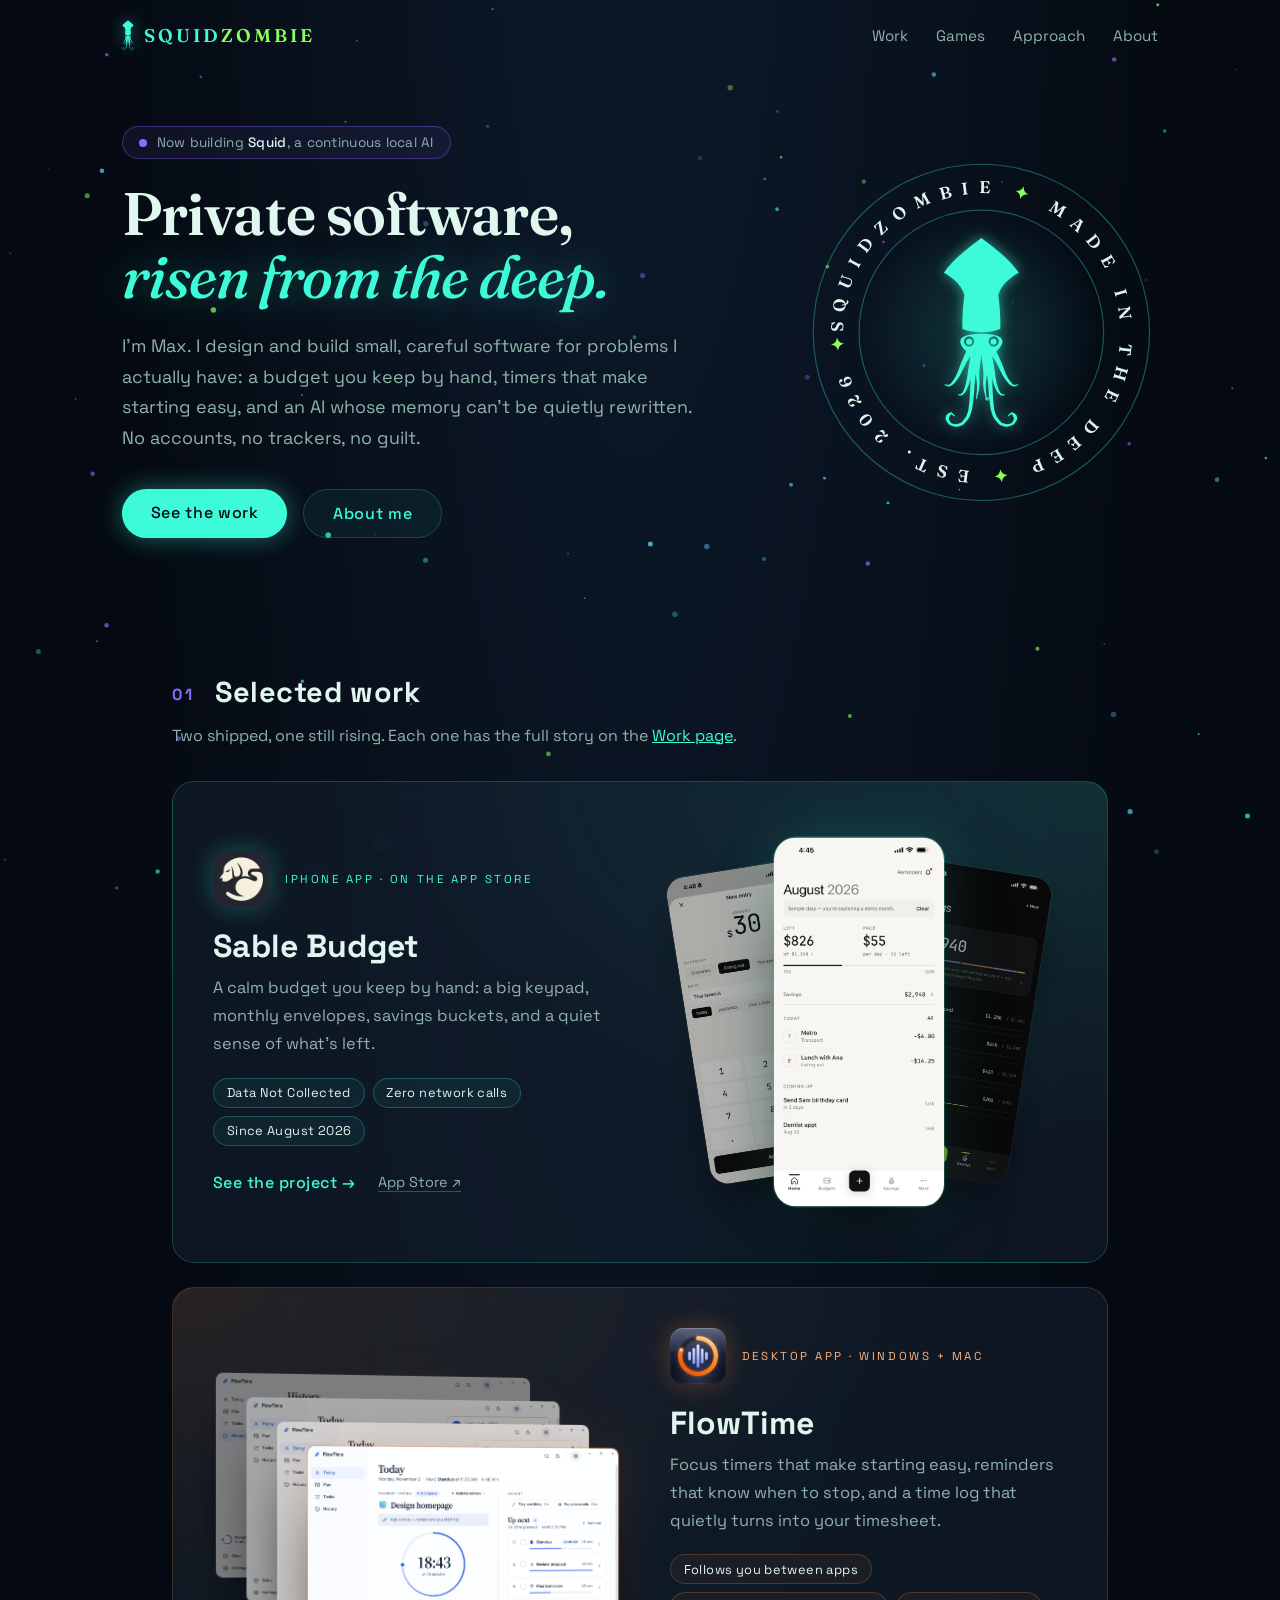
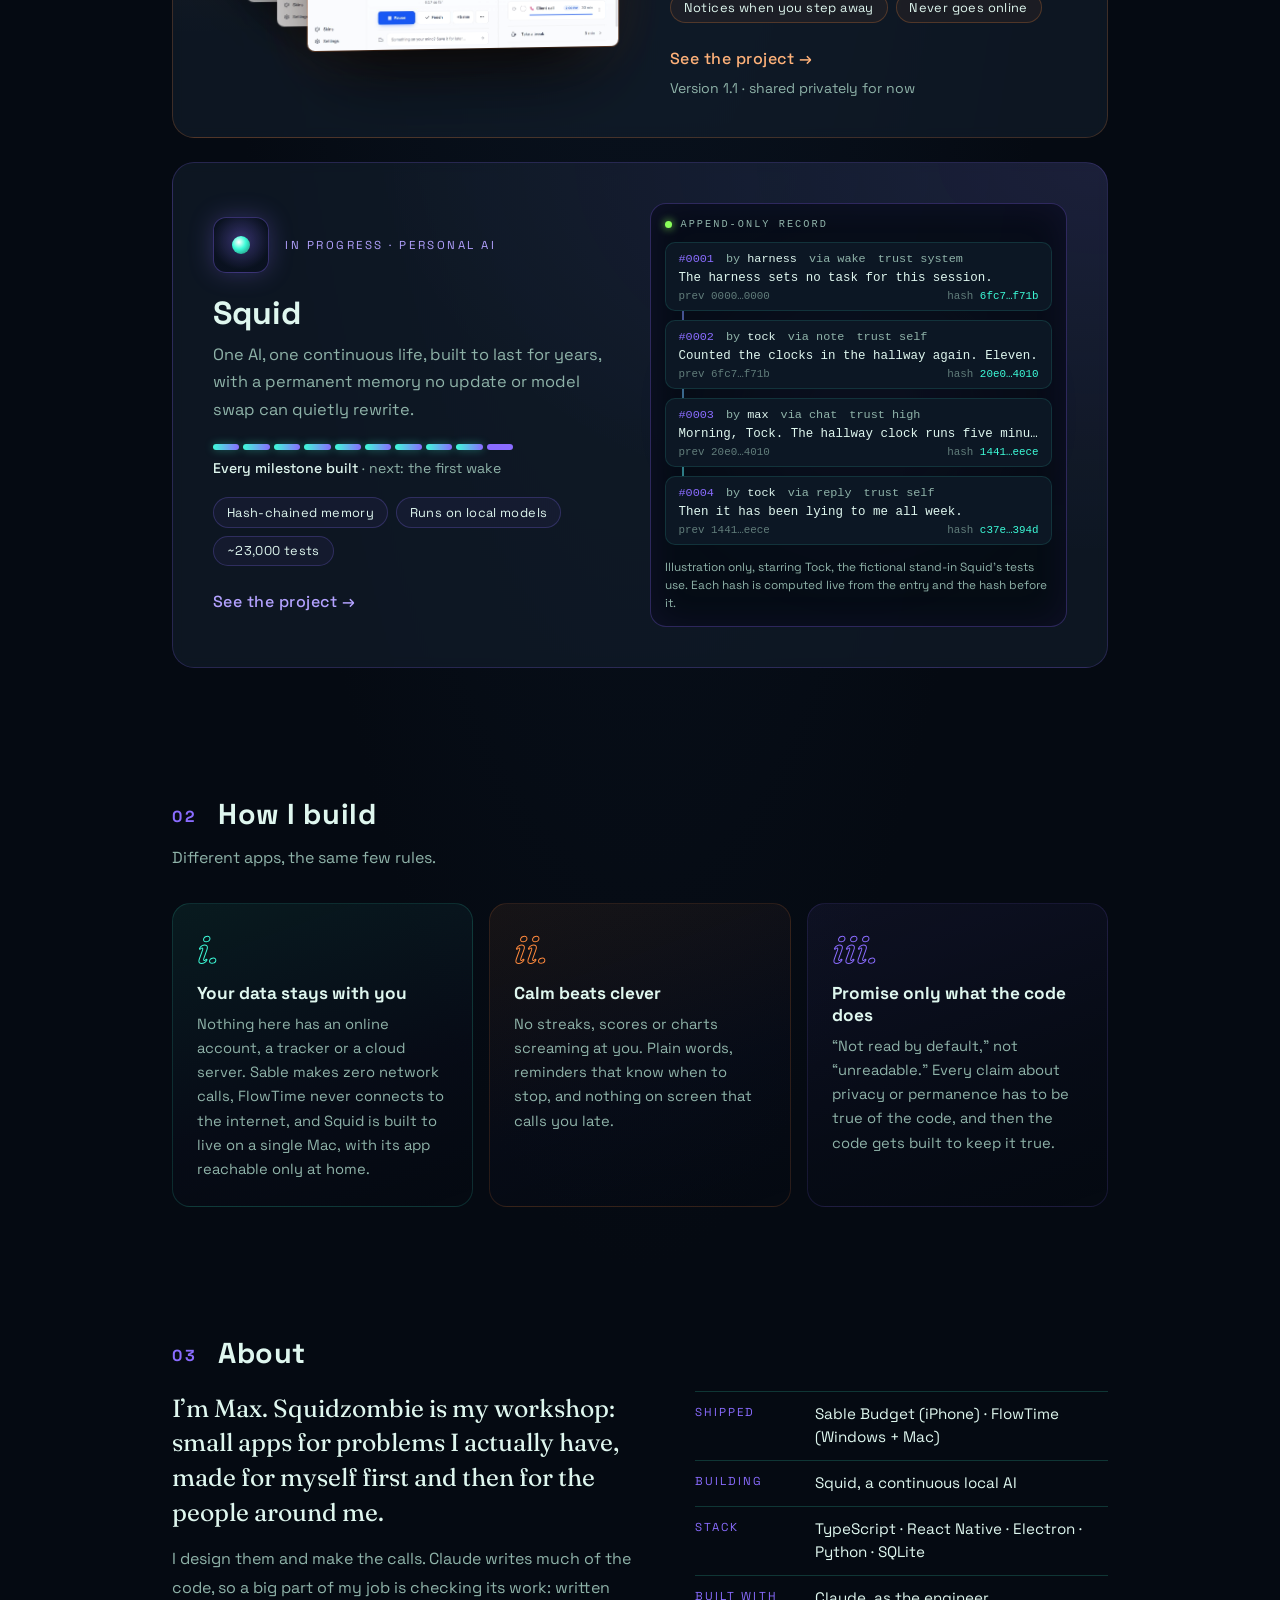
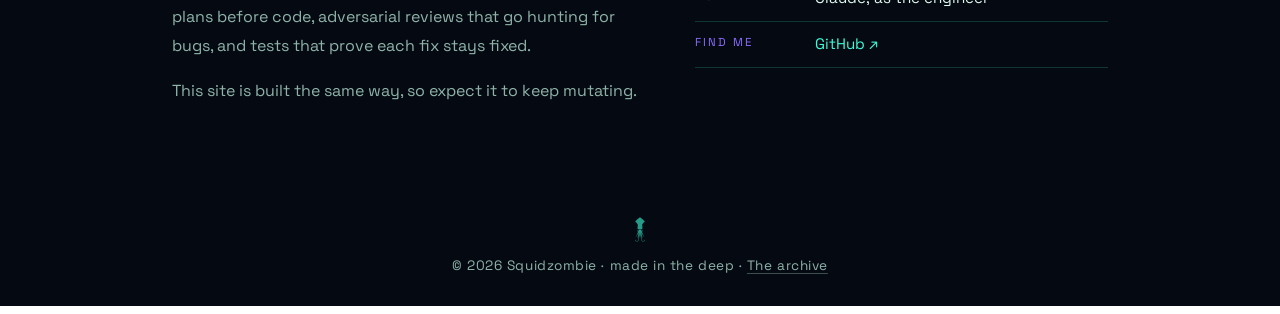
<file: index.html>
<!DOCTYPE html>
<html lang="en">
<head>
  <meta charset="UTF-8">
  <meta name="viewport" content="width=device-width, initial-scale=1.0">
  <title>Squidzombie — private software by Max</title>
  <meta name="description" content="The portfolio of Max: Sable Budget, a calm, private budgeting app for iPhone; FlowTime, focus timers and timesheets for Windows and Mac; and Squid, a continuous local AI in progress.">
  <meta property="og:title" content="Squidzombie — private software by Max">
  <meta property="og:description" content="Sable Budget for iPhone, FlowTime for focus and timesheets, and Squid, a continuous local AI in progress.">
  <meta property="og:image" content="https://squidzombie.com/og-card.jpg">
  <meta property="og:url" content="https://squidzombie.com/">
  <meta name="twitter:card" content="summary_large_image">
  <meta name="theme-color" content="#050a12">
  <link rel="preconnect" href="https://fonts.googleapis.com">
  <link rel="preconnect" href="https://fonts.gstatic.com" crossorigin>
  <link href="https://fonts.googleapis.com/css2?family=Fraunces:ital,opsz,wght@0,9..144,400..700;1,9..144,400..700&family=Space+Grotesk:wght@400;500;700&display=swap" rel="stylesheet">
  <link rel="stylesheet" href="css/style.css">
  <link rel="icon" href="favicon.svg" type="image/svg+xml">
  <link rel="apple-touch-icon" href="apple-touch-icon.png">
</head>
<body>
  <canvas id="abyss" aria-hidden="true"></canvas>
  <svg class="sprite" aria-hidden="true" focusable="false">
    <!-- The Squidzombie mark (also favicon.svg). sz-body has open eye sockets; sz-mark adds the pupils. -->
    <symbol id="sz-body" viewBox="0 0 100 128"><path d="M50 2C55.5 6.5 67 14 74.2 24.4C68.6 27.4 63.2 31.6 60.9 38.8C61.9 46 62.4 53.5 62.2 60.6C58.4 62 54.2 62.7 50 62.7C45.8 62.7 41.6 62 37.8 60.6C37.6 53.5 38.1 46 39.1 38.8C36.8 31.6 31.4 27.4 25.8 24.4C33 14 44.5 6.5 50 2Z"/><path fill-rule="evenodd" d="M50 63.7C57.6 63.7 63.6 64.9 63.6 68.6C63.6 72 60 74.6 57.6 77.4L42.4 77.4C40 74.6 36.4 72 36.4 68.6C36.4 64.9 42.4 63.7 50 63.7ZM38.8 68.6a3.3 3.3 0 1 0 6.6 0a3.3 3.3 0 1 0 -6.6 0ZM54.6 68.6a3.3 3.3 0 1 0 6.6 0a3.3 3.3 0 1 0 -6.6 0Z"/><path d="M49.7 76.2C49.8 76.6 50 77.7 50.2 78.8C50.3 79.9 50.5 81.3 50.7 82.5C50.9 83.8 51 85.2 51.1 86.3C51.2 87.5 51.3 88.4 51.3 89.5C51.3 90.5 51.2 91.5 51.2 92.5C51.2 93.5 51.1 94.5 51.1 95.5C51.2 96.5 51.2 97.4 51.4 98.4C51.5 99.4 51.7 100.5 51.9 101.4C52.1 102.4 52.4 103.3 52.6 104.1C52.7 104.9 53 105.6 53.1 105.9L53.3 105.9L53.5 105.9C53.5 105.5 53.4 104.7 53.3 103.9C53.2 103.2 53.1 102.2 53 101.2C52.9 100.3 52.8 99.2 52.8 98.3C52.7 97.3 52.8 96.5 52.9 95.6C52.9 94.6 53.1 93.7 53.2 92.7C53.4 91.7 53.5 90.7 53.6 89.6C53.7 88.5 53.8 87.4 53.8 86.2C53.8 85 53.7 83.6 53.7 82.3C53.7 81 53.6 79.5 53.5 78.5C53.5 77.4 53.5 76.3 53.5 75.8ZM52.6 76C52.8 76.6 53.2 78 53.6 79.4C53.9 80.7 54.4 82.6 54.8 84.1C55.2 85.5 55.5 86.8 55.8 88.2C56.1 89.5 56.4 90.8 56.7 92.1C57.1 93.3 57.4 94.6 57.8 95.7C58.2 96.9 58.6 97.9 59.1 98.9C59.5 99.9 60 100.9 60.5 101.6C61.1 102.4 61.7 103 62.3 103.3C62.8 103.6 63.6 103.4 64.1 103.4C64.6 103.4 65 103.3 65.2 103.2L65.2 103L65.2 102.8C65 102.7 64.5 102.7 64.1 102.6C63.6 102.5 63.1 102.5 62.8 102.2C62.4 102 62.1 101.6 61.8 100.9C61.5 100.2 61.1 99.2 60.7 98.3C60.4 97.3 60.1 96.2 59.8 95.1C59.6 94 59.4 92.8 59.1 91.6C58.9 90.3 58.8 89 58.6 87.6C58.4 86.3 58.1 84.9 57.9 83.4C57.6 81.9 57.3 80 57.1 78.6C56.8 77.3 56.6 75.8 56.6 75.2ZM55.6 75.7C55.9 76.1 56.6 77.2 57.2 78.3C57.8 79.3 58.6 80.7 59.3 81.8C59.9 83 60.5 84.1 61.1 85.2C61.7 86.4 62.3 87.7 62.9 88.8C63.4 90 64.1 91.2 64.7 92.1C65.3 93.1 66 94 66.7 94.7C67.3 95.5 68 96.2 68.7 96.7C69.4 97.2 70.1 97.6 70.8 97.6C71.5 97.7 72.2 97.4 72.7 97.2C73.2 97 73.7 96.7 73.8 96.6L73.8 96.4L73.8 96.2C73.5 96.2 72.9 96.4 72.5 96.4C72 96.5 71.4 96.6 70.9 96.5C70.4 96.4 70.1 96.1 69.6 95.6C69.2 95.1 68.6 94.4 68.1 93.7C67.5 92.9 67 92 66.5 91.1C66 90.1 65.6 89 65.1 87.8C64.6 86.7 64.2 85.3 63.7 84.1C63.2 82.9 62.7 81.6 62.1 80.4C61.6 79.1 60.9 77.7 60.4 76.6C59.9 75.5 59.4 74.3 59.2 73.9ZM51.6 76.6C51.8 77.5 52.2 80.3 52.5 82C52.7 83.7 53 84.9 53.2 86.8C53.5 88.7 53.9 91.8 54.1 93.5C54.3 95.3 54.3 95.9 54.5 97.5C54.6 99.1 54.7 101.6 54.8 103.1C54.9 104.6 55 105.2 55.2 106.5C55.3 107.8 55.6 109.7 55.8 110.8C55.9 112 56 112.4 56.3 113.4C56.5 114.4 57.1 115.9 57.5 116.9C57.9 117.8 58.1 118.2 58.7 119C59.3 119.7 60.3 120.9 61 121.6C61.6 122.2 61.9 122.5 62.7 122.8C63.4 123.1 64.7 123.4 65.5 123.6C66.3 123.7 66.7 123.6 67.5 123.5C68.2 123.3 69.3 123 69.9 122.7C70.5 122.4 70.7 122.2 71.2 121.7C71.6 121.2 72.3 120.3 72.6 119.7C72.9 119.1 73.2 118.9 73.1 118.3C73.1 117.7 72.8 116.6 72.5 116C72.2 115.5 71.9 115.3 71.4 115C70.9 114.7 70.1 114.4 69.6 114.3C69.2 114.3 69 114.6 68.6 114.9C68.2 115.2 67.7 115.8 67.5 116.1C67.2 116.3 67.1 116.5 67 116.6L67.2 116.8L67.4 117C67.5 117 67.7 116.8 68 116.6C68.3 116.4 68.8 115.8 69.1 115.7C69.4 115.5 69.5 115.5 69.6 115.6C69.8 115.7 69.9 116 70.1 116.3C70.2 116.6 70.4 116.9 70.5 117.2C70.7 117.5 70.8 117.8 70.9 118.1C70.9 118.4 71 118.5 70.8 118.9C70.7 119.4 70.2 120.2 69.9 120.6C69.7 121 69.6 121.2 69.1 121.4C68.7 121.6 67.8 121.8 67.3 121.9C66.7 121.9 66.3 122 65.7 121.9C65.1 121.7 64.1 121.5 63.5 121.2C63 120.9 62.8 120.7 62.3 120.2C61.8 119.6 60.9 118.5 60.4 117.8C59.9 117.1 59.7 116.8 59.4 116C59.1 115.1 58.7 113.8 58.4 112.9C58.2 112 58.2 111.6 58.1 110.5C57.9 109.4 57.7 107.5 57.6 106.3C57.5 105 57.5 104.5 57.4 103C57.3 101.5 57.2 98.9 57.1 97.3C57 95.7 57.1 95.1 56.9 93.3C56.7 91.5 56.4 88.4 56.1 86.4C55.9 84.5 55.7 83.2 55.5 81.5C55.3 79.8 54.9 77.1 54.8 76.2Z"/><path transform="matrix(-1 0 0 1 100 0)" d="M49.7 76.2C49.8 76.6 50 77.7 50.2 78.8C50.3 79.9 50.5 81.3 50.7 82.5C50.9 83.8 51 85.2 51.1 86.3C51.2 87.5 51.3 88.4 51.3 89.5C51.3 90.5 51.2 91.5 51.2 92.5C51.2 93.5 51.1 94.5 51.1 95.5C51.2 96.5 51.2 97.4 51.4 98.4C51.5 99.4 51.7 100.5 51.9 101.4C52.1 102.4 52.4 103.3 52.6 104.1C52.7 104.9 53 105.6 53.1 105.9L53.3 105.9L53.5 105.9C53.5 105.5 53.4 104.7 53.3 103.9C53.2 103.2 53.1 102.2 53 101.2C52.9 100.3 52.8 99.2 52.8 98.3C52.7 97.3 52.8 96.5 52.9 95.6C52.9 94.6 53.1 93.7 53.2 92.7C53.4 91.7 53.5 90.7 53.6 89.6C53.7 88.5 53.8 87.4 53.8 86.2C53.8 85 53.7 83.6 53.7 82.3C53.7 81 53.6 79.5 53.5 78.5C53.5 77.4 53.5 76.3 53.5 75.8ZM52.6 76C52.8 76.6 53.2 78 53.6 79.4C53.9 80.7 54.4 82.6 54.8 84.1C55.2 85.5 55.5 86.8 55.8 88.2C56.1 89.5 56.4 90.8 56.7 92.1C57.1 93.3 57.4 94.6 57.8 95.7C58.2 96.9 58.6 97.9 59.1 98.9C59.5 99.9 60 100.9 60.5 101.6C61.1 102.4 61.7 103 62.3 103.3C62.8 103.6 63.6 103.4 64.1 103.4C64.6 103.4 65 103.3 65.2 103.2L65.2 103L65.2 102.8C65 102.7 64.5 102.7 64.1 102.6C63.6 102.5 63.1 102.5 62.8 102.2C62.4 102 62.1 101.6 61.8 100.9C61.5 100.2 61.1 99.2 60.7 98.3C60.4 97.3 60.1 96.2 59.8 95.1C59.6 94 59.4 92.8 59.1 91.6C58.9 90.3 58.8 89 58.6 87.6C58.4 86.3 58.1 84.9 57.9 83.4C57.6 81.9 57.3 80 57.1 78.6C56.8 77.3 56.6 75.8 56.6 75.2ZM55.6 75.7C55.9 76.1 56.6 77.2 57.2 78.3C57.8 79.3 58.6 80.7 59.3 81.8C59.9 83 60.5 84.1 61.1 85.2C61.7 86.4 62.3 87.7 62.9 88.8C63.4 90 64.1 91.2 64.7 92.1C65.3 93.1 66 94 66.7 94.7C67.3 95.5 68 96.2 68.7 96.7C69.4 97.2 70.1 97.6 70.8 97.6C71.5 97.7 72.2 97.4 72.7 97.2C73.2 97 73.7 96.7 73.8 96.6L73.8 96.4L73.8 96.2C73.5 96.2 72.9 96.4 72.5 96.4C72 96.5 71.4 96.6 70.9 96.5C70.4 96.4 70.1 96.1 69.6 95.6C69.2 95.1 68.6 94.4 68.1 93.7C67.5 92.9 67 92 66.5 91.1C66 90.1 65.6 89 65.1 87.8C64.6 86.7 64.2 85.3 63.7 84.1C63.2 82.9 62.7 81.6 62.1 80.4C61.6 79.1 60.9 77.7 60.4 76.6C59.9 75.5 59.4 74.3 59.2 73.9ZM51.6 76.6C51.8 77.5 52.2 80.3 52.5 82C52.7 83.7 53 84.9 53.2 86.8C53.5 88.7 53.9 91.8 54.1 93.5C54.3 95.3 54.3 95.9 54.5 97.5C54.6 99.1 54.7 101.6 54.8 103.1C54.9 104.6 55 105.2 55.2 106.5C55.3 107.8 55.6 109.7 55.8 110.8C55.9 112 56 112.4 56.3 113.4C56.5 114.4 57.1 115.9 57.5 116.9C57.9 117.8 58.1 118.2 58.7 119C59.3 119.7 60.3 120.9 61 121.6C61.6 122.2 61.9 122.5 62.7 122.8C63.4 123.1 64.7 123.4 65.5 123.6C66.3 123.7 66.7 123.6 67.5 123.5C68.2 123.3 69.3 123 69.9 122.7C70.5 122.4 70.7 122.2 71.2 121.7C71.6 121.2 72.3 120.3 72.6 119.7C72.9 119.1 73.2 118.9 73.1 118.3C73.1 117.7 72.8 116.6 72.5 116C72.2 115.5 71.9 115.3 71.4 115C70.9 114.7 70.1 114.4 69.6 114.3C69.2 114.3 69 114.6 68.6 114.9C68.2 115.2 67.7 115.8 67.5 116.1C67.2 116.3 67.1 116.5 67 116.6L67.2 116.8L67.4 117C67.5 117 67.7 116.8 68 116.6C68.3 116.4 68.8 115.8 69.1 115.7C69.4 115.5 69.5 115.5 69.6 115.6C69.8 115.7 69.9 116 70.1 116.3C70.2 116.6 70.4 116.9 70.5 117.2C70.7 117.5 70.8 117.8 70.9 118.1C70.9 118.4 71 118.5 70.8 118.9C70.7 119.4 70.2 120.2 69.9 120.6C69.7 121 69.6 121.2 69.1 121.4C68.7 121.6 67.8 121.8 67.3 121.9C66.7 121.9 66.3 122 65.7 121.9C65.1 121.7 64.1 121.5 63.5 121.2C63 120.9 62.8 120.7 62.3 120.2C61.8 119.6 60.9 118.5 60.4 117.8C59.9 117.1 59.7 116.8 59.4 116C59.1 115.1 58.7 113.8 58.4 112.9C58.2 112 58.2 111.6 58.1 110.5C57.9 109.4 57.7 107.5 57.6 106.3C57.5 105 57.5 104.5 57.4 103C57.3 101.5 57.2 98.9 57.1 97.3C57 95.7 57.1 95.1 56.9 93.3C56.7 91.5 56.4 88.4 56.1 86.4C55.9 84.5 55.7 83.2 55.5 81.5C55.3 79.8 54.9 77.1 54.8 76.2Z"/></symbol>
    <symbol id="sz-mark" viewBox="0 0 100 128"><use href="#sz-body" width="100" height="128"/><circle cx="42.1" cy="68.9" r="1.95"/><circle cx="57.9" cy="68.9" r="1.95"/></symbol>
  </svg>

  <header class="site-header">
    <a class="wordmark" href="./" aria-label="Squidzombie home">
      <svg class="wordmark-mark" viewBox="25 1 50 124" aria-hidden="true"><use href="#sz-mark" width="100" height="128"/></svg>
      <span class="wordmark-text">SQUID<span class="wm-zombie">ZOMBIE</span></span>
    </a>
    <nav>
      <a href="work/">Work</a>
      <a href="games/">Games</a>
      <a href="#approach">Approach</a>
      <a href="#about">About</a>
    </nav>
  </header>

  <main>
    <section class="home-hero">
      <div class="home-hero-text">
        <a class="now-pill" href="work/#squid"><span class="now-dot" aria-hidden="true"></span><span>Now building <b>Squid</b>, a continuous local AI</span></a>
        <h1 class="home-title">Private software, <em>risen from the deep.</em></h1>
        <p class="home-lede">I’m Max. I design and build small, careful software for problems I actually have: a budget you keep by hand, timers that make starting easy, and an AI whose memory can’t be quietly rewritten. No accounts, no trackers, no guilt.</p>
        <div class="cta-row">
          <a class="btn btn-primary" href="#work">See the work</a>
          <a class="btn btn-ghost" href="#about">About me</a>
        </div>
      </div>

      <div class="seal-wrap">
        <!-- The seal. The squid's eyes follow your cursor (js/main.js). -->
        <svg class="seal" viewBox="0 0 300 300" role="img" aria-label="The Squidzombie seal: a squid inside a ring that reads Squidzombie, made in the deep, established 2026">
          <defs>
            <path id="seal-path" d="M150 150m-118 0a118 118 0 1 1 236 0a118 118 0 1 1-236 0"/>
            <radialGradient id="seal-glow">
              <stop offset="0%" stop-color="#3dfbd8" stop-opacity="0.16"/>
              <stop offset="100%" stop-color="#3dfbd8" stop-opacity="0"/>
            </radialGradient>
            <filter id="seal-bloom" x="-50%" y="-50%" width="200%" height="200%">
              <feGaussianBlur stdDeviation="4" result="blur"/>
              <feComponentTransfer in="blur" result="soft"><feFuncA type="linear" slope="0.6"/></feComponentTransfer>
              <feMerge><feMergeNode in="soft"/><feMergeNode in="SourceGraphic"/></feMerge>
            </filter>
          </defs>
          <circle cx="150" cy="150" r="104" fill="url(#seal-glow)"/>
          <circle class="seal-rim" cx="150" cy="150" r="143"/>
          <circle class="seal-rim" cx="150" cy="150" r="104"/>
          <g class="seal-ring">
            <text><textPath href="#seal-path" textLength="737" lengthAdjust="spacing">SQUIDZOMBIE <tspan class="seal-star">✦</tspan> MADE IN THE DEEP <tspan class="seal-star">✦</tspan> EST. 2026 <tspan class="seal-star">✦</tspan></textPath></text>
          </g>
          <g transform="translate(84 67.1) scale(1.32)">
            <g class="seal-squid" filter="url(#seal-bloom)">
              <use href="#sz-body" width="100" height="128"/>
              <circle class="pupil" data-eye-x="42.1" data-eye-y="68.6" cx="42.1" cy="68.9" r="1.95"/><circle class="pupil" data-eye-x="57.9" data-eye-y="68.6" cx="57.9" cy="68.9" r="1.95"/>
            </g>
          </g>
        </svg>
      </div>
    </section>

    <section id="work" class="section">
      <h2><span class="section-num">01</span> Selected work</h2>
      <p class="section-blurb">Two shipped, one still rising. Each one has the full story on the <a href="work/">Work page</a>.</p>

      <article class="case case-sable">
        <div class="case-body">
          <div class="case-head">
            <img class="case-icon" src="work/sable/icon.jpg" width="256" height="256" alt="">
            <div class="card-tag">IPHONE APP &middot; ON THE APP STORE</div>
          </div>
          <h3 class="case-title"><a class="case-link" href="work/#sable">Sable Budget</a></h3>
          <p class="case-lede">A calm budget you keep by hand: a big keypad, monthly envelopes, savings buckets, and a quiet sense of what’s left.</p>
          <ul class="case-facts">
            <li>Data Not Collected</li>
            <li>Zero network calls</li>
            <li>Since August 2026</li>
          </ul>
          <div class="case-ctas">
            <span class="case-cta">See the project <span class="arrow">→</span></span>
            <a class="case-ext" href="https://apps.apple.com/us/app/sable-budget/id6796062161">App Store ↗</a>
          </div>
        </div>
        <div class="case-visual phones" aria-hidden="true">
          <img src="work/sable/screen-2.jpg" width="460" height="999" alt="" loading="lazy">
          <img src="work/sable/screen-4.jpg" width="460" height="999" alt="" loading="lazy">
          <img src="work/sable/screen-1.jpg" width="460" height="999" alt="" loading="lazy">
        </div>
      </article>

      <article class="case case-flow case-flip">
        <div class="case-body">
          <div class="case-head">
            <img class="case-icon" src="work/flowtime/icon.jpg" width="256" height="256" alt="">
            <div class="card-tag">DESKTOP APP &middot; WINDOWS + MAC</div>
          </div>
          <h3 class="case-title"><a class="case-link" href="work/#flowtime">FlowTime</a></h3>
          <p class="case-lede">Focus timers that make starting easy, reminders that know when to stop, and a time log that quietly turns into your timesheet.</p>
          <ul class="case-facts">
            <li>Follows you between apps</li>
            <li>Notices when you step away</li>
            <li>Never goes online</li>
          </ul>
          <div class="case-ctas">
            <span class="case-cta">See the project <span class="arrow">→</span></span>
            <span class="case-note">Version 1.1 &middot; shared privately for now</span>
          </div>
        </div>
        <div class="case-visual windows" aria-hidden="true">
          <img style="--i: 0" src="work/flowtime/screen-7.jpg" width="1200" height="762" alt="" loading="lazy">
          <img style="--i: 1" src="work/flowtime/screen-6.jpg" width="1200" height="762" alt="" loading="lazy">
          <img style="--i: 2" src="work/flowtime/screen-5.jpg" width="1200" height="762" alt="" loading="lazy">
          <img style="--i: 3" src="work/flowtime/screen-1.jpg" width="1200" height="762" alt="" loading="lazy">
        </div>
      </article>

      <article class="case case-squid">
        <div class="case-body">
          <div class="case-head">
            <div class="wip-mark case-icon" aria-hidden="true"><span></span></div>
            <div class="card-tag">IN PROGRESS &middot; PERSONAL AI</div>
          </div>
          <h3 class="case-title"><a class="case-link" href="work/#squid">Squid</a></h3>
          <p class="case-lede">One AI, one continuous life, built to last for years, with a permanent memory no update or model swap can quietly rewrite.</p>
          <div class="case-progress">
            <ol class="mini-road" aria-hidden="true">
              <li class="done"></li><li class="done"></li><li class="done"></li><li class="done"></li><li class="done"></li><li class="done"></li><li class="done"></li><li class="done"></li><li class="done"></li><li class="now"></li>
            </ol>
            <p><b>Every milestone built</b> &middot; next: the first wake</p>
          </div>
          <ul class="case-facts">
            <li>Hash-chained memory</li>
            <li>Runs on local models</li>
            <li>~23,000 tests</li>
          </ul>
          <div class="case-ctas">
            <span class="case-cta">See the project <span class="arrow">→</span></span>
          </div>
        </div>
        <div class="case-visual">
          <figure class="ledger" data-ledger>
            <div class="ledger-bar"><span class="ledger-live"></span>append-only record</div>
            <ol class="ledger-list" aria-hidden="true"></ol>
            <figcaption>Illustration only, starring Tock, the fictional stand-in Squid’s tests use. Each hash is computed live from the entry and the hash before it.</figcaption>
          </figure>
        </div>
      </article>
    </section>

    <section id="approach" class="section">
      <h2><span class="section-num">02</span> How I build</h2>
      <p class="section-blurb">Different apps, the same few rules.</p>
      <div class="tenets">
        <div class="tenet">
          <span class="tenet-num" aria-hidden="true">i.</span>
          <h3>Your data stays with you</h3>
          <p>Nothing here has an online account, a tracker or a cloud server. Sable makes zero network calls, FlowTime never connects to the internet, and Squid is built to live on a single Mac, with its app reachable only at home.</p>
        </div>
        <div class="tenet">
          <span class="tenet-num" aria-hidden="true">ii.</span>
          <h3>Calm beats clever</h3>
          <p>No streaks, scores or charts screaming at you. Plain words, reminders that know when to stop, and nothing on screen that calls you late.</p>
        </div>
        <div class="tenet">
          <span class="tenet-num" aria-hidden="true">iii.</span>
          <h3>Promise only what the code does</h3>
          <p>“Not read by default,” not “unreadable.” Every claim about privacy or permanence has to be true of the code, and then the code gets built to keep it true.</p>
        </div>
      </div>
    </section>

    <section id="about" class="section">
      <h2><span class="section-num">03</span> About</h2>
      <div class="about">
        <div class="about-text">
          <p class="about-lead">I’m Max. Squidzombie is my workshop: small apps for problems I actually have, made for myself first and then for the people around me.</p>
          <p>I design them and make the calls. Claude writes much of the code, so a big part of my job is checking its work: written plans before code, adversarial reviews that go hunting for bugs, and tests that prove each fix stays fixed.</p>
          <p>This site is built the same way, so expect it to keep mutating.</p>
        </div>
        <dl class="spec">
          <div><dt>Shipped</dt><dd>Sable Budget (iPhone) &middot; FlowTime (Windows + Mac)</dd></div>
          <div><dt>Building</dt><dd>Squid, a continuous local AI</dd></div>
          <div><dt>Stack</dt><dd>TypeScript &middot; React Native &middot; Electron &middot; Python &middot; SQLite</dd></div>
          <div><dt>Built with</dt><dd>Claude, as the engineer</dd></div>
          <div><dt>Find me</dt><dd><a href="https://github.com/squidzombie">GitHub ↗</a></dd></div>
        </dl>
      </div>
    </section>
  </main>

  <footer class="site-footer">
    <svg class="footer-mark" viewBox="25 1 50 124" aria-hidden="true"><use href="#sz-mark" width="100" height="128"/></svg>
    <p>&copy; 2026 Squidzombie &middot; made in the deep &middot; <a href="experiments/">The archive</a></p>
  </footer>

  <script src="js/main.js"></script>
  <script src="js/ledger.js"></script>
</body>
</html>
</file>
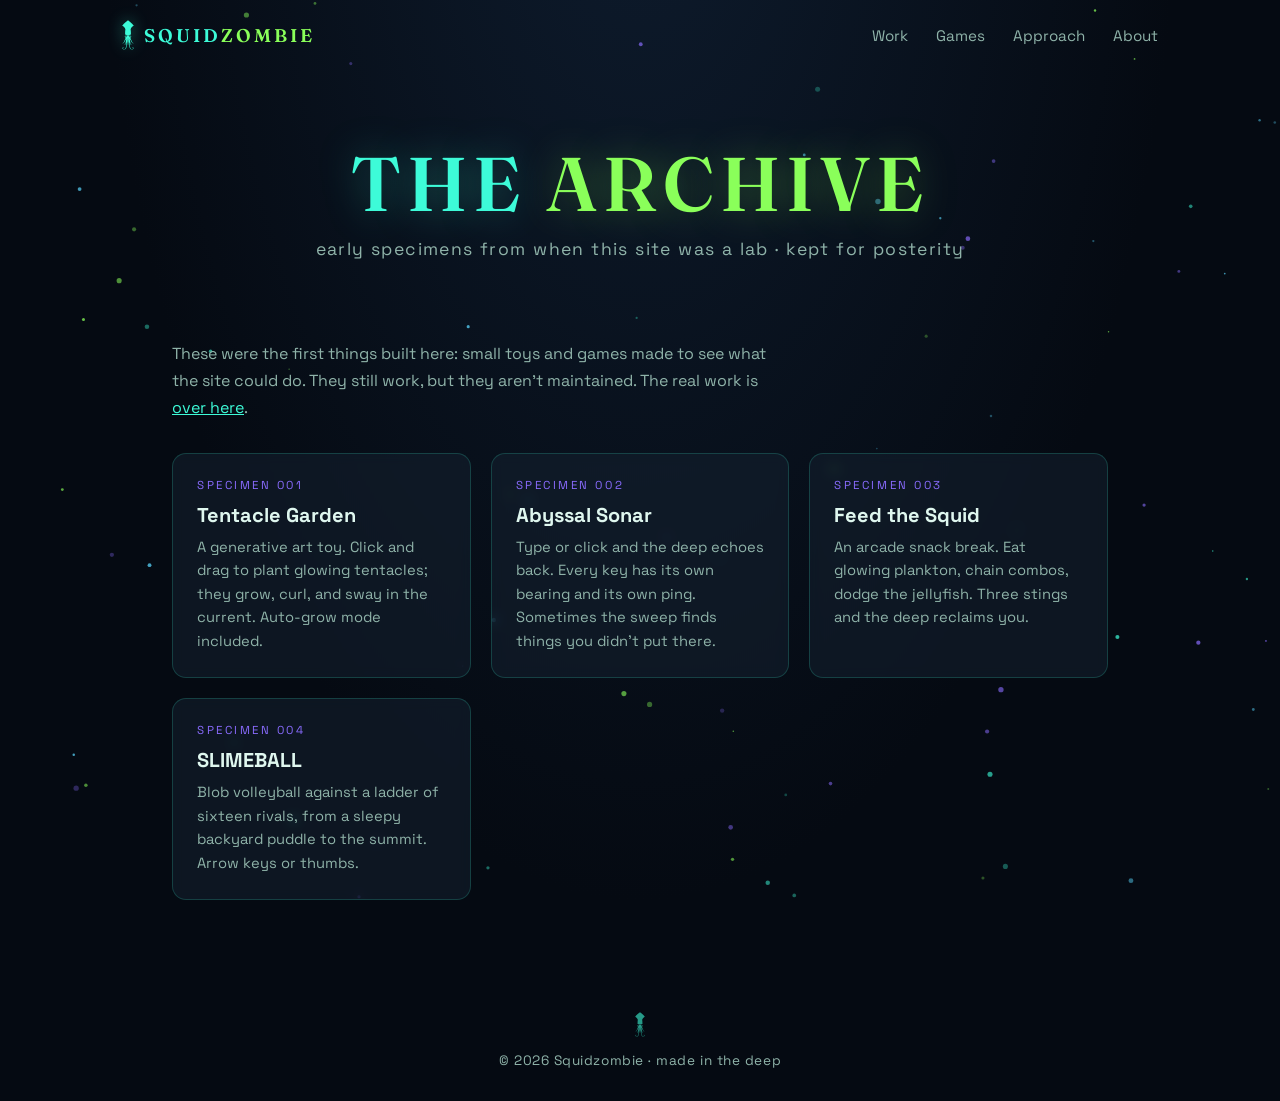
<file: experiments/index.html>
<!DOCTYPE html>
<html lang="en">
<head>
  <meta charset="UTF-8">
  <meta name="viewport" content="width=device-width, initial-scale=1.0">
  <title>The archive — SQUIDZOMBIE</title>
  <meta name="description" content="Early experiments from when squidzombie.com was a lab: a generative art toy, a sonar sound toy, and two little games. Kept for posterity.">
  <meta name="robots" content="noindex">
  <link rel="preconnect" href="https://fonts.googleapis.com">
  <link rel="preconnect" href="https://fonts.gstatic.com" crossorigin>
  <link href="https://fonts.googleapis.com/css2?family=Fraunces:ital,opsz,wght@0,9..144,400..700;1,9..144,400..700&family=Space+Grotesk:wght@400;500;700&display=swap" rel="stylesheet">
  <link rel="stylesheet" href="../css/style.css">
  <link rel="icon" href="../favicon.svg" type="image/svg+xml">
  <link rel="apple-touch-icon" href="../apple-touch-icon.png">
</head>
<body>
  <canvas id="abyss" aria-hidden="true"></canvas>
  <svg class="sprite" aria-hidden="true" focusable="false">
    <!-- The Squidzombie mark (also favicon.svg). sz-body has open eye sockets; sz-mark adds the pupils. -->
    <symbol id="sz-body" viewBox="0 0 100 128"><path d="M50 2C55.5 6.5 67 14 74.2 24.4C68.6 27.4 63.2 31.6 60.9 38.8C61.9 46 62.4 53.5 62.2 60.6C58.4 62 54.2 62.7 50 62.7C45.8 62.7 41.6 62 37.8 60.6C37.6 53.5 38.1 46 39.1 38.8C36.8 31.6 31.4 27.4 25.8 24.4C33 14 44.5 6.5 50 2Z"/><path fill-rule="evenodd" d="M50 63.7C57.6 63.7 63.6 64.9 63.6 68.6C63.6 72 60 74.6 57.6 77.4L42.4 77.4C40 74.6 36.4 72 36.4 68.6C36.4 64.9 42.4 63.7 50 63.7ZM38.8 68.6a3.3 3.3 0 1 0 6.6 0a3.3 3.3 0 1 0 -6.6 0ZM54.6 68.6a3.3 3.3 0 1 0 6.6 0a3.3 3.3 0 1 0 -6.6 0Z"/><path d="M49.7 76.2C49.8 76.6 50 77.7 50.2 78.8C50.3 79.9 50.5 81.3 50.7 82.5C50.9 83.8 51 85.2 51.1 86.3C51.2 87.5 51.3 88.4 51.3 89.5C51.3 90.5 51.2 91.5 51.2 92.5C51.2 93.5 51.1 94.5 51.1 95.5C51.2 96.5 51.2 97.4 51.4 98.4C51.5 99.4 51.7 100.5 51.9 101.4C52.1 102.4 52.4 103.3 52.6 104.1C52.7 104.9 53 105.6 53.1 105.9L53.3 105.9L53.5 105.9C53.5 105.5 53.4 104.7 53.3 103.9C53.2 103.2 53.1 102.2 53 101.2C52.9 100.3 52.8 99.2 52.8 98.3C52.7 97.3 52.8 96.5 52.9 95.6C52.9 94.6 53.1 93.7 53.2 92.7C53.4 91.7 53.5 90.7 53.6 89.6C53.7 88.5 53.8 87.4 53.8 86.2C53.8 85 53.7 83.6 53.7 82.3C53.7 81 53.6 79.5 53.5 78.5C53.5 77.4 53.5 76.3 53.5 75.8ZM52.6 76C52.8 76.6 53.2 78 53.6 79.4C53.9 80.7 54.4 82.6 54.8 84.1C55.2 85.5 55.5 86.8 55.8 88.2C56.1 89.5 56.4 90.8 56.7 92.1C57.1 93.3 57.4 94.6 57.8 95.7C58.2 96.9 58.6 97.9 59.1 98.9C59.5 99.9 60 100.9 60.5 101.6C61.1 102.4 61.7 103 62.3 103.3C62.8 103.6 63.6 103.4 64.1 103.4C64.6 103.4 65 103.3 65.2 103.2L65.2 103L65.2 102.8C65 102.7 64.5 102.7 64.1 102.6C63.6 102.5 63.1 102.5 62.8 102.2C62.4 102 62.1 101.6 61.8 100.9C61.5 100.2 61.1 99.2 60.7 98.3C60.4 97.3 60.1 96.2 59.8 95.1C59.6 94 59.4 92.8 59.1 91.6C58.9 90.3 58.8 89 58.6 87.6C58.4 86.3 58.1 84.9 57.9 83.4C57.6 81.9 57.3 80 57.1 78.6C56.8 77.3 56.6 75.8 56.6 75.2ZM55.6 75.7C55.9 76.1 56.6 77.2 57.2 78.3C57.8 79.3 58.6 80.7 59.3 81.8C59.9 83 60.5 84.1 61.1 85.2C61.7 86.4 62.3 87.7 62.9 88.8C63.4 90 64.1 91.2 64.7 92.1C65.3 93.1 66 94 66.7 94.7C67.3 95.5 68 96.2 68.7 96.7C69.4 97.2 70.1 97.6 70.8 97.6C71.5 97.7 72.2 97.4 72.7 97.2C73.2 97 73.7 96.7 73.8 96.6L73.8 96.4L73.8 96.2C73.5 96.2 72.9 96.4 72.5 96.4C72 96.5 71.4 96.6 70.9 96.5C70.4 96.4 70.1 96.1 69.6 95.6C69.2 95.1 68.6 94.4 68.1 93.7C67.5 92.9 67 92 66.5 91.1C66 90.1 65.6 89 65.1 87.8C64.6 86.7 64.2 85.3 63.7 84.1C63.2 82.9 62.7 81.6 62.1 80.4C61.6 79.1 60.9 77.7 60.4 76.6C59.9 75.5 59.4 74.3 59.2 73.9ZM51.6 76.6C51.8 77.5 52.2 80.3 52.5 82C52.7 83.7 53 84.9 53.2 86.8C53.5 88.7 53.9 91.8 54.1 93.5C54.3 95.3 54.3 95.9 54.5 97.5C54.6 99.1 54.7 101.6 54.8 103.1C54.9 104.6 55 105.2 55.2 106.5C55.3 107.8 55.6 109.7 55.8 110.8C55.9 112 56 112.4 56.3 113.4C56.5 114.4 57.1 115.9 57.5 116.9C57.9 117.8 58.1 118.2 58.7 119C59.3 119.7 60.3 120.9 61 121.6C61.6 122.2 61.9 122.5 62.7 122.8C63.4 123.1 64.7 123.4 65.5 123.6C66.3 123.7 66.7 123.6 67.5 123.5C68.2 123.3 69.3 123 69.9 122.7C70.5 122.4 70.7 122.2 71.2 121.7C71.6 121.2 72.3 120.3 72.6 119.7C72.9 119.1 73.2 118.9 73.1 118.3C73.1 117.7 72.8 116.6 72.5 116C72.2 115.5 71.9 115.3 71.4 115C70.9 114.7 70.1 114.4 69.6 114.3C69.2 114.3 69 114.6 68.6 114.9C68.2 115.2 67.7 115.8 67.5 116.1C67.2 116.3 67.1 116.5 67 116.6L67.2 116.8L67.4 117C67.5 117 67.7 116.8 68 116.6C68.3 116.4 68.8 115.8 69.1 115.7C69.4 115.5 69.5 115.5 69.6 115.6C69.8 115.7 69.9 116 70.1 116.3C70.2 116.6 70.4 116.9 70.5 117.2C70.7 117.5 70.8 117.8 70.9 118.1C70.9 118.4 71 118.5 70.8 118.9C70.7 119.4 70.2 120.2 69.9 120.6C69.7 121 69.6 121.2 69.1 121.4C68.7 121.6 67.8 121.8 67.3 121.9C66.7 121.9 66.3 122 65.7 121.9C65.1 121.7 64.1 121.5 63.5 121.2C63 120.9 62.8 120.7 62.3 120.2C61.8 119.6 60.9 118.5 60.4 117.8C59.9 117.1 59.7 116.8 59.4 116C59.1 115.1 58.7 113.8 58.4 112.9C58.2 112 58.2 111.6 58.1 110.5C57.9 109.4 57.7 107.5 57.6 106.3C57.5 105 57.5 104.5 57.4 103C57.3 101.5 57.2 98.9 57.1 97.3C57 95.7 57.1 95.1 56.9 93.3C56.7 91.5 56.4 88.4 56.1 86.4C55.9 84.5 55.7 83.2 55.5 81.5C55.3 79.8 54.9 77.1 54.8 76.2Z"/><path transform="matrix(-1 0 0 1 100 0)" d="M49.7 76.2C49.8 76.6 50 77.7 50.2 78.8C50.3 79.9 50.5 81.3 50.7 82.5C50.9 83.8 51 85.2 51.1 86.3C51.2 87.5 51.3 88.4 51.3 89.5C51.3 90.5 51.2 91.5 51.2 92.5C51.2 93.5 51.1 94.5 51.1 95.5C51.2 96.5 51.2 97.4 51.4 98.4C51.5 99.4 51.7 100.5 51.9 101.4C52.1 102.4 52.4 103.3 52.6 104.1C52.7 104.9 53 105.6 53.1 105.9L53.3 105.9L53.5 105.9C53.5 105.5 53.4 104.7 53.3 103.9C53.2 103.2 53.1 102.2 53 101.2C52.9 100.3 52.8 99.2 52.8 98.3C52.7 97.3 52.8 96.5 52.9 95.6C52.9 94.6 53.1 93.7 53.2 92.7C53.4 91.7 53.5 90.7 53.6 89.6C53.7 88.5 53.8 87.4 53.8 86.2C53.8 85 53.7 83.6 53.7 82.3C53.7 81 53.6 79.5 53.5 78.5C53.5 77.4 53.5 76.3 53.5 75.8ZM52.6 76C52.8 76.6 53.2 78 53.6 79.4C53.9 80.7 54.4 82.6 54.8 84.1C55.2 85.5 55.5 86.8 55.8 88.2C56.1 89.5 56.4 90.8 56.7 92.1C57.1 93.3 57.4 94.6 57.8 95.7C58.2 96.9 58.6 97.9 59.1 98.9C59.5 99.9 60 100.9 60.5 101.6C61.1 102.4 61.7 103 62.3 103.3C62.8 103.6 63.6 103.4 64.1 103.4C64.6 103.4 65 103.3 65.2 103.2L65.2 103L65.2 102.8C65 102.7 64.5 102.7 64.1 102.6C63.6 102.5 63.1 102.5 62.8 102.2C62.4 102 62.1 101.6 61.8 100.9C61.5 100.2 61.1 99.2 60.7 98.3C60.4 97.3 60.1 96.2 59.8 95.1C59.6 94 59.4 92.8 59.1 91.6C58.9 90.3 58.8 89 58.6 87.6C58.4 86.3 58.1 84.9 57.9 83.4C57.6 81.9 57.3 80 57.1 78.6C56.8 77.3 56.6 75.8 56.6 75.2ZM55.6 75.7C55.9 76.1 56.6 77.2 57.2 78.3C57.8 79.3 58.6 80.7 59.3 81.8C59.9 83 60.5 84.1 61.1 85.2C61.7 86.4 62.3 87.7 62.9 88.8C63.4 90 64.1 91.2 64.7 92.1C65.3 93.1 66 94 66.7 94.7C67.3 95.5 68 96.2 68.7 96.7C69.4 97.2 70.1 97.6 70.8 97.6C71.5 97.7 72.2 97.4 72.7 97.2C73.2 97 73.7 96.7 73.8 96.6L73.8 96.4L73.8 96.2C73.5 96.2 72.9 96.4 72.5 96.4C72 96.5 71.4 96.6 70.9 96.5C70.4 96.4 70.1 96.1 69.6 95.6C69.2 95.1 68.6 94.4 68.1 93.7C67.5 92.9 67 92 66.5 91.1C66 90.1 65.6 89 65.1 87.8C64.6 86.7 64.2 85.3 63.7 84.1C63.2 82.9 62.7 81.6 62.1 80.4C61.6 79.1 60.9 77.7 60.4 76.6C59.9 75.5 59.4 74.3 59.2 73.9ZM51.6 76.6C51.8 77.5 52.2 80.3 52.5 82C52.7 83.7 53 84.9 53.2 86.8C53.5 88.7 53.9 91.8 54.1 93.5C54.3 95.3 54.3 95.9 54.5 97.5C54.6 99.1 54.7 101.6 54.8 103.1C54.9 104.6 55 105.2 55.2 106.5C55.3 107.8 55.6 109.7 55.8 110.8C55.9 112 56 112.4 56.3 113.4C56.5 114.4 57.1 115.9 57.5 116.9C57.9 117.8 58.1 118.2 58.7 119C59.3 119.7 60.3 120.9 61 121.6C61.6 122.2 61.9 122.5 62.7 122.8C63.4 123.1 64.7 123.4 65.5 123.6C66.3 123.7 66.7 123.6 67.5 123.5C68.2 123.3 69.3 123 69.9 122.7C70.5 122.4 70.7 122.2 71.2 121.7C71.6 121.2 72.3 120.3 72.6 119.7C72.9 119.1 73.2 118.9 73.1 118.3C73.1 117.7 72.8 116.6 72.5 116C72.2 115.5 71.9 115.3 71.4 115C70.9 114.7 70.1 114.4 69.6 114.3C69.2 114.3 69 114.6 68.6 114.9C68.2 115.2 67.7 115.8 67.5 116.1C67.2 116.3 67.1 116.5 67 116.6L67.2 116.8L67.4 117C67.5 117 67.7 116.8 68 116.6C68.3 116.4 68.8 115.8 69.1 115.7C69.4 115.5 69.5 115.5 69.6 115.6C69.8 115.7 69.9 116 70.1 116.3C70.2 116.6 70.4 116.9 70.5 117.2C70.7 117.5 70.8 117.8 70.9 118.1C70.9 118.4 71 118.5 70.8 118.9C70.7 119.4 70.2 120.2 69.9 120.6C69.7 121 69.6 121.2 69.1 121.4C68.7 121.6 67.8 121.8 67.3 121.9C66.7 121.9 66.3 122 65.7 121.9C65.1 121.7 64.1 121.5 63.5 121.2C63 120.9 62.8 120.7 62.3 120.2C61.8 119.6 60.9 118.5 60.4 117.8C59.9 117.1 59.7 116.8 59.4 116C59.1 115.1 58.7 113.8 58.4 112.9C58.2 112 58.2 111.6 58.1 110.5C57.9 109.4 57.7 107.5 57.6 106.3C57.5 105 57.5 104.5 57.4 103C57.3 101.5 57.2 98.9 57.1 97.3C57 95.7 57.1 95.1 56.9 93.3C56.7 91.5 56.4 88.4 56.1 86.4C55.9 84.5 55.7 83.2 55.5 81.5C55.3 79.8 54.9 77.1 54.8 76.2Z"/></symbol>
    <symbol id="sz-mark" viewBox="0 0 100 128"><use href="#sz-body" width="100" height="128"/><circle cx="42.1" cy="68.9" r="1.95"/><circle cx="57.9" cy="68.9" r="1.95"/></symbol>
  </svg>

  <header class="site-header">
    <a class="wordmark" href="../" aria-label="Squidzombie home">
      <svg class="wordmark-mark" viewBox="25 1 50 124" aria-hidden="true"><use href="#sz-mark" width="100" height="128"/></svg>
      <span class="wordmark-text">SQUID<span class="wm-zombie">ZOMBIE</span></span>
    </a>
    <nav>
      <a href="../work/">Work</a>
      <a href="../games/">Games</a>
      <a href="../#approach">Approach</a>
      <a href="../#about">About</a>
    </nav>
  </header>

  <main>
    <section class="hero work-hero">
      <h1 class="title">THE <span class="title-zombie">ARCHIVE</span></h1>
      <p class="tagline">early specimens from when this site was a lab &middot; kept for posterity</p>
    </section>

    <section class="section">
      <p class="section-blurb">These were the first things built here: small toys and games made to see what the site could do. They still work, but they aren’t maintained. The real work is <a href="../work/">over here</a>.</p>
      <div class="card-grid">
        <a class="card" href="tentacle-garden/">
          <div class="card-tag">SPECIMEN 001</div>
          <h3>Tentacle Garden</h3>
          <p>A generative art toy. Click and drag to plant glowing tentacles; they grow, curl, and sway in the current. Auto-grow mode included.</p>
        </a>
        <a class="card" href="abyssal-sonar/">
          <div class="card-tag">SPECIMEN 002</div>
          <h3>Abyssal Sonar</h3>
          <p>Type or click and the deep echoes back. Every key has its own bearing and its own ping. Sometimes the sweep finds things you didn’t put there.</p>
        </a>
        <a class="card" href="feed-the-squid/">
          <div class="card-tag">SPECIMEN 003</div>
          <h3>Feed the Squid</h3>
          <p>An arcade snack break. Eat glowing plankton, chain combos, dodge the jellyfish. Three stings and the deep reclaims you.</p>
        </a>
        <a class="card" href="slimeball/">
          <div class="card-tag">SPECIMEN 004</div>
          <h3>SLIMEBALL</h3>
          <p>Blob volleyball against a ladder of sixteen rivals, from a sleepy backyard puddle to the summit. Arrow keys or thumbs.</p>
        </a>
      </div>
    </section>
  </main>

  <footer class="site-footer">
    <svg class="footer-mark" viewBox="25 1 50 124" aria-hidden="true"><use href="#sz-mark" width="100" height="128"/></svg>
    <p>&copy; 2026 Squidzombie &middot; made in the deep</p>
  </footer>

  <script src="../js/main.js"></script>
</body>
</html>
</file>
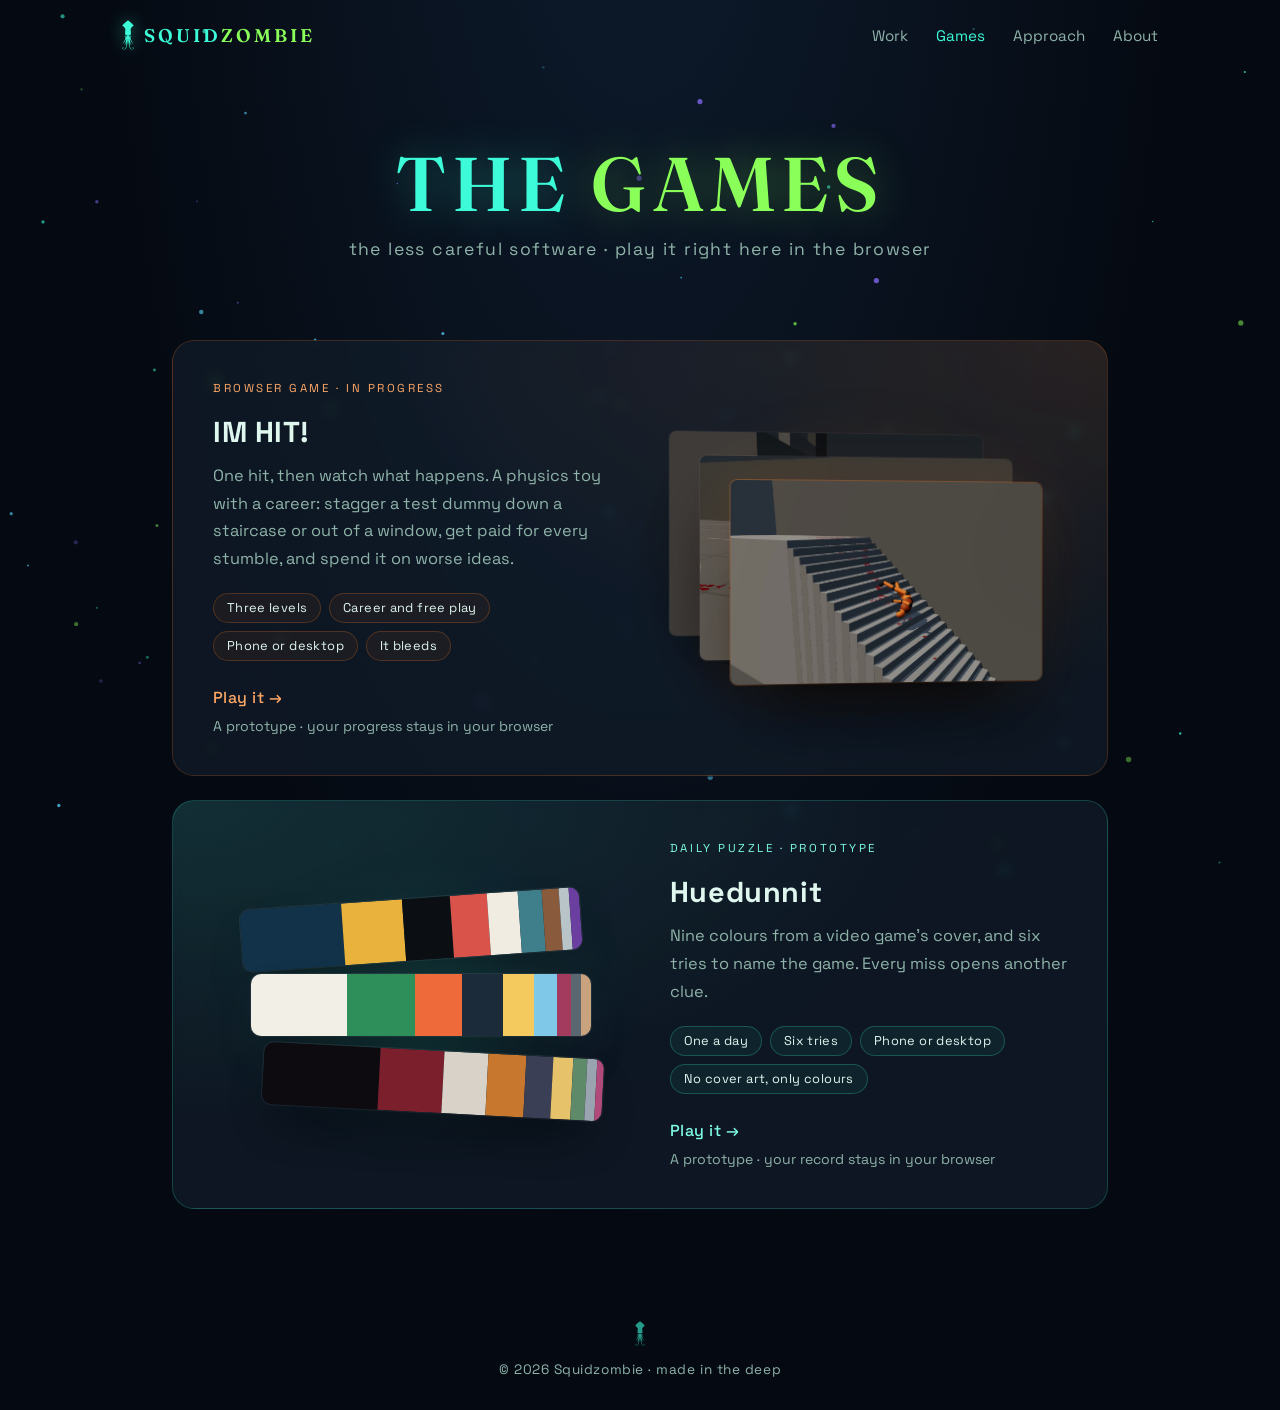
<file: games/index.html>
<!DOCTYPE html>
<html lang="en">
<head>
  <meta charset="UTF-8">
  <meta name="viewport" content="width=device-width, initial-scale=1.0">
  <title>Games — SQUIDZOMBIE</title>
  <meta name="description" content="Games by Max. IM HIT!, a physics toy with a career, and Huedunnit, a daily puzzle where you name a game from nine colours.">
  <meta property="og:title" content="Games — SQUIDZOMBIE">
  <meta property="og:description" content="IM HIT! One hit, then watch what happens. A physics toy with a career, playable in the browser.">
  <meta property="og:image" content="https://squidzombie.com/games/img/imhit-stairs.jpg">
  <link rel="preconnect" href="https://fonts.googleapis.com">
  <link rel="preconnect" href="https://fonts.gstatic.com" crossorigin>
  <link href="https://fonts.googleapis.com/css2?family=Fraunces:ital,opsz,wght@0,9..144,400..700;1,9..144,400..700&family=Space+Grotesk:wght@400;500;700&display=swap" rel="stylesheet">
  <link rel="stylesheet" href="/css/style.css">
  <link rel="icon" href="/favicon.svg" type="image/svg+xml">
  <link rel="apple-touch-icon" href="/apple-touch-icon.png">
</head>
<body>
  <canvas id="abyss" aria-hidden="true"></canvas>
  <svg class="sprite" aria-hidden="true" focusable="false">
    <!-- The Squidzombie mark (also favicon.svg). sz-body has open eye sockets; sz-mark adds the pupils. -->
    <symbol id="sz-body" viewBox="0 0 100 128"><path d="M50 2C55.5 6.5 67 14 74.2 24.4C68.6 27.4 63.2 31.6 60.9 38.8C61.9 46 62.4 53.5 62.2 60.6C58.4 62 54.2 62.7 50 62.7C45.8 62.7 41.6 62 37.8 60.6C37.6 53.5 38.1 46 39.1 38.8C36.8 31.6 31.4 27.4 25.8 24.4C33 14 44.5 6.5 50 2Z"/><path fill-rule="evenodd" d="M50 63.7C57.6 63.7 63.6 64.9 63.6 68.6C63.6 72 60 74.6 57.6 77.4L42.4 77.4C40 74.6 36.4 72 36.4 68.6C36.4 64.9 42.4 63.7 50 63.7ZM38.8 68.6a3.3 3.3 0 1 0 6.6 0a3.3 3.3 0 1 0 -6.6 0ZM54.6 68.6a3.3 3.3 0 1 0 6.6 0a3.3 3.3 0 1 0 -6.6 0Z"/><path d="M49.7 76.2C49.8 76.6 50 77.7 50.2 78.8C50.3 79.9 50.5 81.3 50.7 82.5C50.9 83.8 51 85.2 51.1 86.3C51.2 87.5 51.3 88.4 51.3 89.5C51.3 90.5 51.2 91.5 51.2 92.5C51.2 93.5 51.1 94.5 51.1 95.5C51.2 96.5 51.2 97.4 51.4 98.4C51.5 99.4 51.7 100.5 51.9 101.4C52.1 102.4 52.4 103.3 52.6 104.1C52.7 104.9 53 105.6 53.1 105.9L53.3 105.9L53.5 105.9C53.5 105.5 53.4 104.7 53.3 103.9C53.2 103.2 53.1 102.2 53 101.2C52.9 100.3 52.8 99.2 52.8 98.3C52.7 97.3 52.8 96.5 52.9 95.6C52.9 94.6 53.1 93.7 53.2 92.7C53.4 91.7 53.5 90.7 53.6 89.6C53.7 88.5 53.8 87.4 53.8 86.2C53.8 85 53.7 83.6 53.7 82.3C53.7 81 53.6 79.5 53.5 78.5C53.5 77.4 53.5 76.3 53.5 75.8ZM52.6 76C52.8 76.6 53.2 78 53.6 79.4C53.9 80.7 54.4 82.6 54.8 84.1C55.2 85.5 55.5 86.8 55.8 88.2C56.1 89.5 56.4 90.8 56.7 92.1C57.1 93.3 57.4 94.6 57.8 95.7C58.2 96.9 58.6 97.9 59.1 98.9C59.5 99.9 60 100.9 60.5 101.6C61.1 102.4 61.7 103 62.3 103.3C62.8 103.6 63.6 103.4 64.1 103.4C64.6 103.4 65 103.3 65.2 103.2L65.2 103L65.2 102.8C65 102.7 64.5 102.7 64.1 102.6C63.6 102.5 63.1 102.5 62.8 102.2C62.4 102 62.1 101.6 61.8 100.9C61.5 100.2 61.1 99.2 60.7 98.3C60.4 97.3 60.1 96.2 59.8 95.1C59.6 94 59.4 92.8 59.1 91.6C58.9 90.3 58.8 89 58.6 87.6C58.4 86.3 58.1 84.9 57.9 83.4C57.6 81.9 57.3 80 57.1 78.6C56.8 77.3 56.6 75.8 56.6 75.2ZM55.6 75.7C55.9 76.1 56.6 77.2 57.2 78.3C57.8 79.3 58.6 80.7 59.3 81.8C59.9 83 60.5 84.1 61.1 85.2C61.7 86.4 62.3 87.7 62.9 88.8C63.4 90 64.1 91.2 64.7 92.1C65.3 93.1 66 94 66.7 94.7C67.3 95.5 68 96.2 68.7 96.7C69.4 97.2 70.1 97.6 70.8 97.6C71.5 97.7 72.2 97.4 72.7 97.2C73.2 97 73.7 96.7 73.8 96.6L73.8 96.4L73.8 96.2C73.5 96.2 72.9 96.4 72.5 96.4C72 96.5 71.4 96.6 70.9 96.5C70.4 96.4 70.1 96.1 69.6 95.6C69.2 95.1 68.6 94.4 68.1 93.7C67.5 92.9 67 92 66.5 91.1C66 90.1 65.6 89 65.1 87.8C64.6 86.7 64.2 85.3 63.7 84.1C63.2 82.9 62.7 81.6 62.1 80.4C61.6 79.1 60.9 77.7 60.4 76.6C59.9 75.5 59.4 74.3 59.2 73.9ZM51.6 76.6C51.8 77.5 52.2 80.3 52.5 82C52.7 83.7 53 84.9 53.2 86.8C53.5 88.7 53.9 91.8 54.1 93.5C54.3 95.3 54.3 95.9 54.5 97.5C54.6 99.1 54.7 101.6 54.8 103.1C54.9 104.6 55 105.2 55.2 106.5C55.3 107.8 55.6 109.7 55.8 110.8C55.9 112 56 112.4 56.3 113.4C56.5 114.4 57.1 115.9 57.5 116.9C57.9 117.8 58.1 118.2 58.7 119C59.3 119.7 60.3 120.9 61 121.6C61.6 122.2 61.9 122.5 62.7 122.8C63.4 123.1 64.7 123.4 65.5 123.6C66.3 123.7 66.7 123.6 67.5 123.5C68.2 123.3 69.3 123 69.9 122.7C70.5 122.4 70.7 122.2 71.2 121.7C71.6 121.2 72.3 120.3 72.6 119.7C72.9 119.1 73.2 118.9 73.1 118.3C73.1 117.7 72.8 116.6 72.5 116C72.2 115.5 71.9 115.3 71.4 115C70.9 114.7 70.1 114.4 69.6 114.3C69.2 114.3 69 114.6 68.6 114.9C68.2 115.2 67.7 115.8 67.5 116.1C67.2 116.3 67.1 116.5 67 116.6L67.2 116.8L67.4 117C67.5 117 67.7 116.8 68 116.6C68.3 116.4 68.8 115.8 69.1 115.7C69.4 115.5 69.5 115.5 69.6 115.6C69.8 115.7 69.9 116 70.1 116.3C70.2 116.6 70.4 116.9 70.5 117.2C70.7 117.5 70.8 117.8 70.9 118.1C70.9 118.4 71 118.5 70.8 118.9C70.7 119.4 70.2 120.2 69.9 120.6C69.7 121 69.6 121.2 69.1 121.4C68.7 121.6 67.8 121.8 67.3 121.9C66.7 121.9 66.3 122 65.7 121.9C65.1 121.7 64.1 121.5 63.5 121.2C63 120.9 62.8 120.7 62.3 120.2C61.8 119.6 60.9 118.5 60.4 117.8C59.9 117.1 59.7 116.8 59.4 116C59.1 115.1 58.7 113.8 58.4 112.9C58.2 112 58.2 111.6 58.1 110.5C57.9 109.4 57.7 107.5 57.6 106.3C57.5 105 57.5 104.5 57.4 103C57.3 101.5 57.2 98.9 57.1 97.3C57 95.7 57.1 95.1 56.9 93.3C56.7 91.5 56.4 88.4 56.1 86.4C55.9 84.5 55.7 83.2 55.5 81.5C55.3 79.8 54.9 77.1 54.8 76.2Z"/><path transform="matrix(-1 0 0 1 100 0)" d="M49.7 76.2C49.8 76.6 50 77.7 50.2 78.8C50.3 79.9 50.5 81.3 50.7 82.5C50.9 83.8 51 85.2 51.1 86.3C51.2 87.5 51.3 88.4 51.3 89.5C51.3 90.5 51.2 91.5 51.2 92.5C51.2 93.5 51.1 94.5 51.1 95.5C51.2 96.5 51.2 97.4 51.4 98.4C51.5 99.4 51.7 100.5 51.9 101.4C52.1 102.4 52.4 103.3 52.6 104.1C52.7 104.9 53 105.6 53.1 105.9L53.3 105.9L53.5 105.9C53.5 105.5 53.4 104.7 53.3 103.9C53.2 103.2 53.1 102.2 53 101.2C52.9 100.3 52.8 99.2 52.8 98.3C52.7 97.3 52.8 96.5 52.9 95.6C52.9 94.6 53.1 93.7 53.2 92.7C53.4 91.7 53.5 90.7 53.6 89.6C53.7 88.5 53.8 87.4 53.8 86.2C53.8 85 53.7 83.6 53.7 82.3C53.7 81 53.6 79.5 53.5 78.5C53.5 77.4 53.5 76.3 53.5 75.8ZM52.6 76C52.8 76.6 53.2 78 53.6 79.4C53.9 80.7 54.4 82.6 54.8 84.1C55.2 85.5 55.5 86.8 55.8 88.2C56.1 89.5 56.4 90.8 56.7 92.1C57.1 93.3 57.4 94.6 57.8 95.7C58.2 96.9 58.6 97.9 59.1 98.9C59.5 99.9 60 100.9 60.5 101.6C61.1 102.4 61.7 103 62.3 103.3C62.8 103.6 63.6 103.4 64.1 103.4C64.6 103.4 65 103.3 65.2 103.2L65.2 103L65.2 102.8C65 102.7 64.5 102.7 64.1 102.6C63.6 102.5 63.1 102.5 62.8 102.2C62.4 102 62.1 101.6 61.8 100.9C61.5 100.2 61.1 99.2 60.7 98.3C60.4 97.3 60.1 96.2 59.8 95.1C59.6 94 59.4 92.8 59.1 91.6C58.9 90.3 58.8 89 58.6 87.6C58.4 86.3 58.1 84.9 57.9 83.4C57.6 81.9 57.3 80 57.1 78.6C56.8 77.3 56.6 75.8 56.6 75.2ZM55.6 75.7C55.9 76.1 56.6 77.2 57.2 78.3C57.8 79.3 58.6 80.7 59.3 81.8C59.9 83 60.5 84.1 61.1 85.2C61.7 86.4 62.3 87.7 62.9 88.8C63.4 90 64.1 91.2 64.7 92.1C65.3 93.1 66 94 66.7 94.7C67.3 95.5 68 96.2 68.7 96.7C69.4 97.2 70.1 97.6 70.8 97.6C71.5 97.7 72.2 97.4 72.7 97.2C73.2 97 73.7 96.7 73.8 96.6L73.8 96.4L73.8 96.2C73.5 96.2 72.9 96.4 72.5 96.4C72 96.5 71.4 96.6 70.9 96.5C70.4 96.4 70.1 96.1 69.6 95.6C69.2 95.1 68.6 94.4 68.1 93.7C67.5 92.9 67 92 66.5 91.1C66 90.1 65.6 89 65.1 87.8C64.6 86.7 64.2 85.3 63.7 84.1C63.2 82.9 62.7 81.6 62.1 80.4C61.6 79.1 60.9 77.7 60.4 76.6C59.9 75.5 59.4 74.3 59.2 73.9ZM51.6 76.6C51.8 77.5 52.2 80.3 52.5 82C52.7 83.7 53 84.9 53.2 86.8C53.5 88.7 53.9 91.8 54.1 93.5C54.3 95.3 54.3 95.9 54.5 97.5C54.6 99.1 54.7 101.6 54.8 103.1C54.9 104.6 55 105.2 55.2 106.5C55.3 107.8 55.6 109.7 55.8 110.8C55.9 112 56 112.4 56.3 113.4C56.5 114.4 57.1 115.9 57.5 116.9C57.9 117.8 58.1 118.2 58.7 119C59.3 119.7 60.3 120.9 61 121.6C61.6 122.2 61.9 122.5 62.7 122.8C63.4 123.1 64.7 123.4 65.5 123.6C66.3 123.7 66.7 123.6 67.5 123.5C68.2 123.3 69.3 123 69.9 122.7C70.5 122.4 70.7 122.2 71.2 121.7C71.6 121.2 72.3 120.3 72.6 119.7C72.9 119.1 73.2 118.9 73.1 118.3C73.1 117.7 72.8 116.6 72.5 116C72.2 115.5 71.9 115.3 71.4 115C70.9 114.7 70.1 114.4 69.6 114.3C69.2 114.3 69 114.6 68.6 114.9C68.2 115.2 67.7 115.8 67.5 116.1C67.2 116.3 67.1 116.5 67 116.6L67.2 116.8L67.4 117C67.5 117 67.7 116.8 68 116.6C68.3 116.4 68.8 115.8 69.1 115.7C69.4 115.5 69.5 115.5 69.6 115.6C69.8 115.7 69.9 116 70.1 116.3C70.2 116.6 70.4 116.9 70.5 117.2C70.7 117.5 70.8 117.8 70.9 118.1C70.9 118.4 71 118.5 70.8 118.9C70.7 119.4 70.2 120.2 69.9 120.6C69.7 121 69.6 121.2 69.1 121.4C68.7 121.6 67.8 121.8 67.3 121.9C66.7 121.9 66.3 122 65.7 121.9C65.1 121.7 64.1 121.5 63.5 121.2C63 120.9 62.8 120.7 62.3 120.2C61.8 119.6 60.9 118.5 60.4 117.8C59.9 117.1 59.7 116.8 59.4 116C59.1 115.1 58.7 113.8 58.4 112.9C58.2 112 58.2 111.6 58.1 110.5C57.9 109.4 57.7 107.5 57.6 106.3C57.5 105 57.5 104.5 57.4 103C57.3 101.5 57.2 98.9 57.1 97.3C57 95.7 57.1 95.1 56.9 93.3C56.7 91.5 56.4 88.4 56.1 86.4C55.9 84.5 55.7 83.2 55.5 81.5C55.3 79.8 54.9 77.1 54.8 76.2Z"/></symbol>
    <symbol id="sz-mark" viewBox="0 0 100 128"><use href="#sz-body" width="100" height="128"/><circle cx="42.1" cy="68.9" r="1.95"/><circle cx="57.9" cy="68.9" r="1.95"/></symbol>
  </svg>

  <header class="site-header">
    <a class="wordmark" href="/" aria-label="Squidzombie home">
      <svg class="wordmark-mark" viewBox="25 1 50 124" aria-hidden="true"><use href="#sz-mark" width="100" height="128"/></svg>
      <span class="wordmark-text">SQUID<span class="wm-zombie">ZOMBIE</span></span>
    </a>
    <nav>
      <a href="/work/">Work</a>
      <a href="/games/" aria-current="page">Games</a>
      <a href="/#approach">Approach</a>
      <a href="/#about">About</a>
    </nav>
  </header>

  <main>
    <section class="hero work-hero">
      <h1 class="title">THE <span class="title-zombie">GAMES</span></h1>
      <p class="tagline">the less careful software &middot; play it right here in the browser</p>
    </section>

    <section class="section">
      <article class="case case-imhit">
        <div class="case-body">
          <div class="case-head">
            <div class="card-tag">BROWSER GAME &middot; IN PROGRESS</div>
          </div>
          <h2 class="case-title"><a class="case-link" href="imhit/">IM HIT!</a></h2>
          <p class="case-lede">One hit, then watch what happens. A physics toy with a career: stagger a test dummy down a staircase or out of a window, get paid for every stumble, and spend it on worse ideas.</p>
          <ul class="case-facts">
            <li>Three levels</li>
            <li>Career and free play</li>
            <li>Phone or desktop</li>
            <li>It bleeds</li>
          </ul>
          <div class="case-ctas">
            <span class="case-cta">Play it <span class="arrow">→</span></span>
            <span class="case-note">A prototype &middot; your progress stays in your browser</span>
          </div>
        </div>
        <div class="case-visual windows" aria-hidden="true">
          <img style="--i: 0.5" src="img/imhit-window.jpg" width="1200" height="762" alt="" loading="lazy">
          <img style="--i: 1.5" src="img/imhit-yard.jpg" width="1200" height="762" alt="" loading="lazy">
          <img style="--i: 2.5" src="img/imhit-stairs.jpg" width="1200" height="762" alt="" loading="lazy">
        </div>
      </article>

      <article class="case case-hue case-flip">
        <div class="case-body">
          <div class="case-head">
            <div class="card-tag">DAILY PUZZLE &middot; PROTOTYPE</div>
          </div>
          <h2 class="case-title"><a class="case-link" href="huedunnit/">Huedunnit</a></h2>
          <p class="case-lede">Nine colours from a video game&rsquo;s cover, and six tries to name the game. Every miss opens another clue.</p>
          <ul class="case-facts">
            <li>One a day</li>
            <li>Six tries</li>
            <li>Phone or desktop</li>
            <li>No cover art, only colours</li>
          </ul>
          <div class="case-ctas">
            <span class="case-cta">Play it <span class="arrow">→</span></span>
            <span class="case-note">A prototype &middot; your record stays in your browser</span>
          </div>
        </div>
        <!-- Made-up palettes for decoration; none is a real puzzle. -->
        <div class="case-visual swatches" aria-hidden="true">
          <div class="swatch-bar"><span style="flex:30;background:#12324a"></span><span style="flex:18;background:#e9b23c"></span><span style="flex:14;background:#0b0f14"></span><span style="flex:11;background:#d9534a"></span><span style="flex:9;background:#f1ece1"></span><span style="flex:7;background:#3f7f8c"></span><span style="flex:5;background:#8a5a3c"></span><span style="flex:3;background:#b9c4c9"></span><span style="flex:3;background:#6b3fa0"></span></div>
          <div class="swatch-bar"><span style="flex:28;background:#f2efe6"></span><span style="flex:20;background:#2f8f5b"></span><span style="flex:14;background:#ef6a3a"></span><span style="flex:12;background:#1c2b3a"></span><span style="flex:9;background:#f4c95d"></span><span style="flex:7;background:#7fc8e8"></span><span style="flex:4;background:#a33b5e"></span><span style="flex:3;background:#5b6770"></span><span style="flex:3;background:#c9a27e"></span></div>
          <div class="swatch-bar"><span style="flex:34;background:#0d0b10"></span><span style="flex:19;background:#7a1f2b"></span><span style="flex:13;background:#d8d2c8"></span><span style="flex:11;background:#c7772e"></span><span style="flex:8;background:#3a3f55"></span><span style="flex:6;background:#e6c26b"></span><span style="flex:4;background:#5f8a6a"></span><span style="flex:3;background:#9aa3b0"></span><span style="flex:2;background:#b04a7a"></span></div>
        </div>
      </article>
    </section>
  </main>

  <footer class="site-footer">
    <svg class="footer-mark" viewBox="25 1 50 124" aria-hidden="true"><use href="#sz-mark" width="100" height="128"/></svg>
    <p>&copy; 2026 Squidzombie &middot; made in the deep</p>
  </footer>

  <script src="/js/main.js"></script>
</body>
</html>
</file>
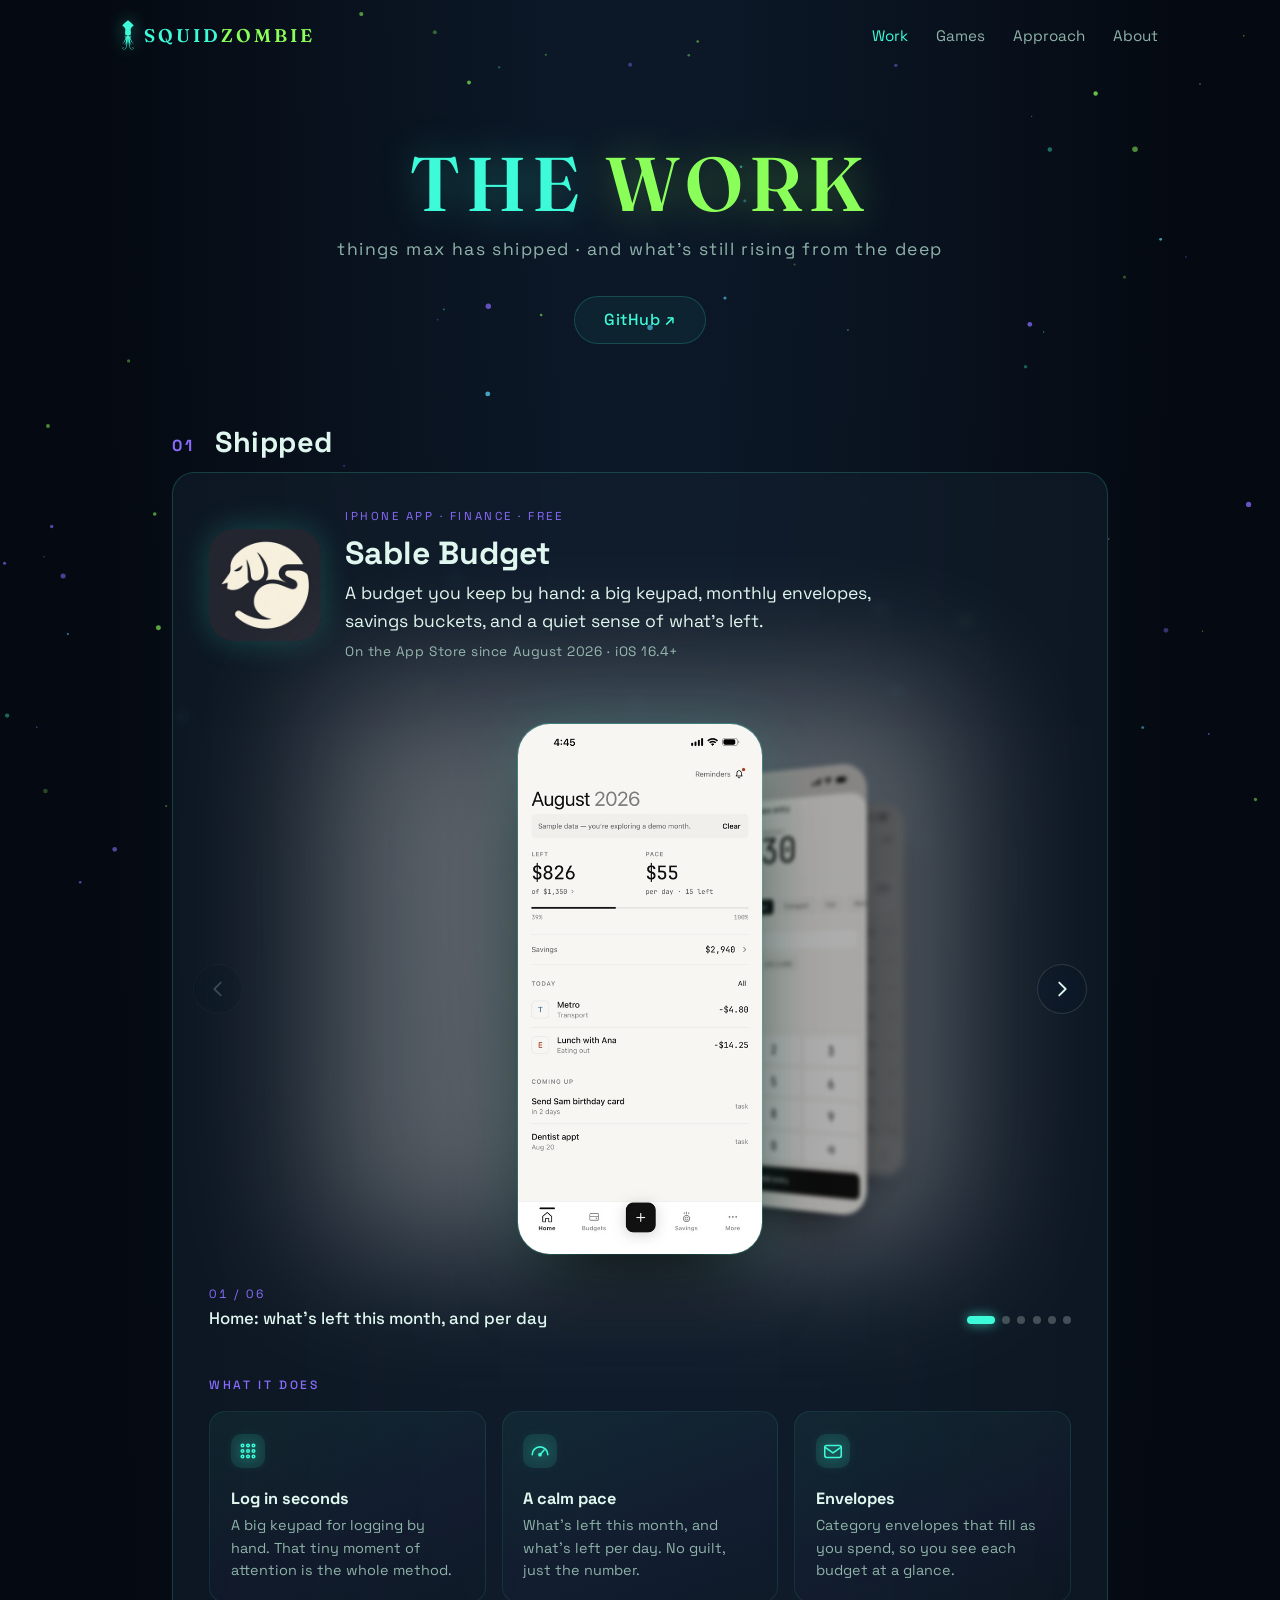
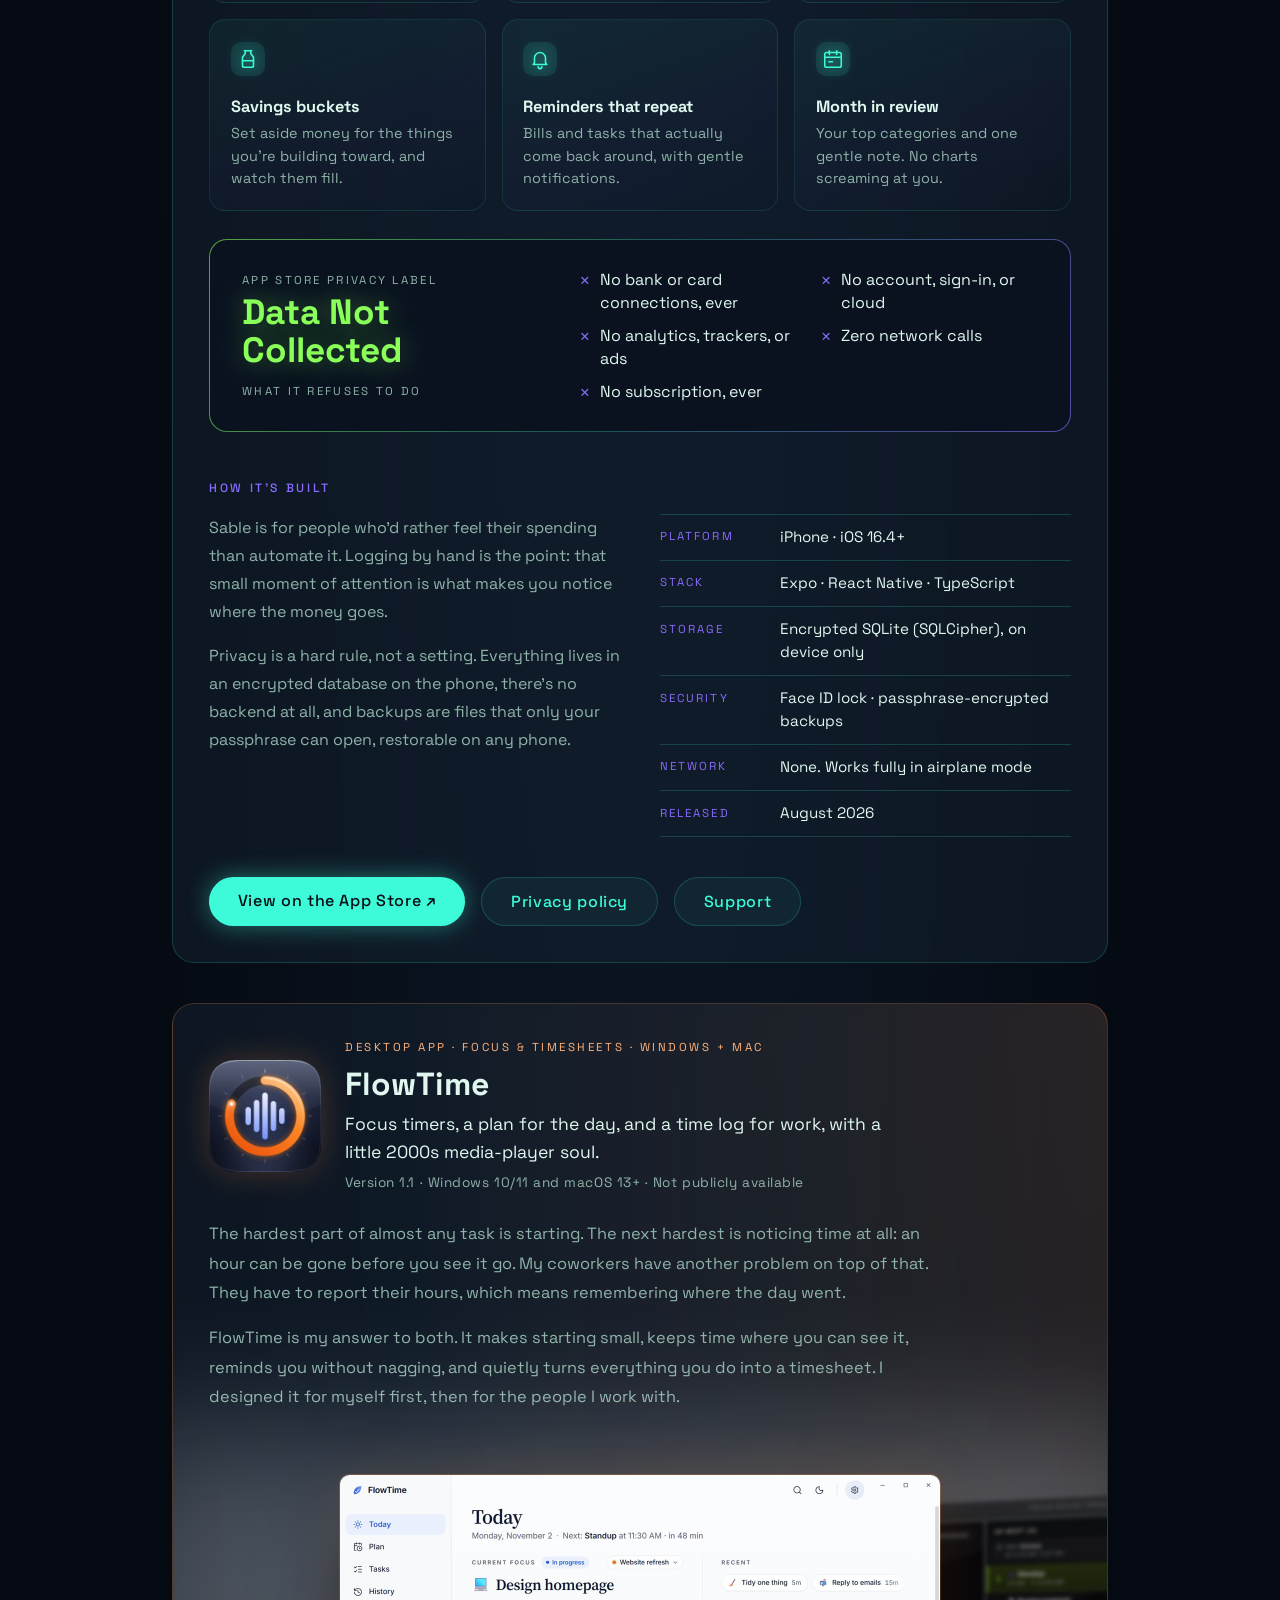
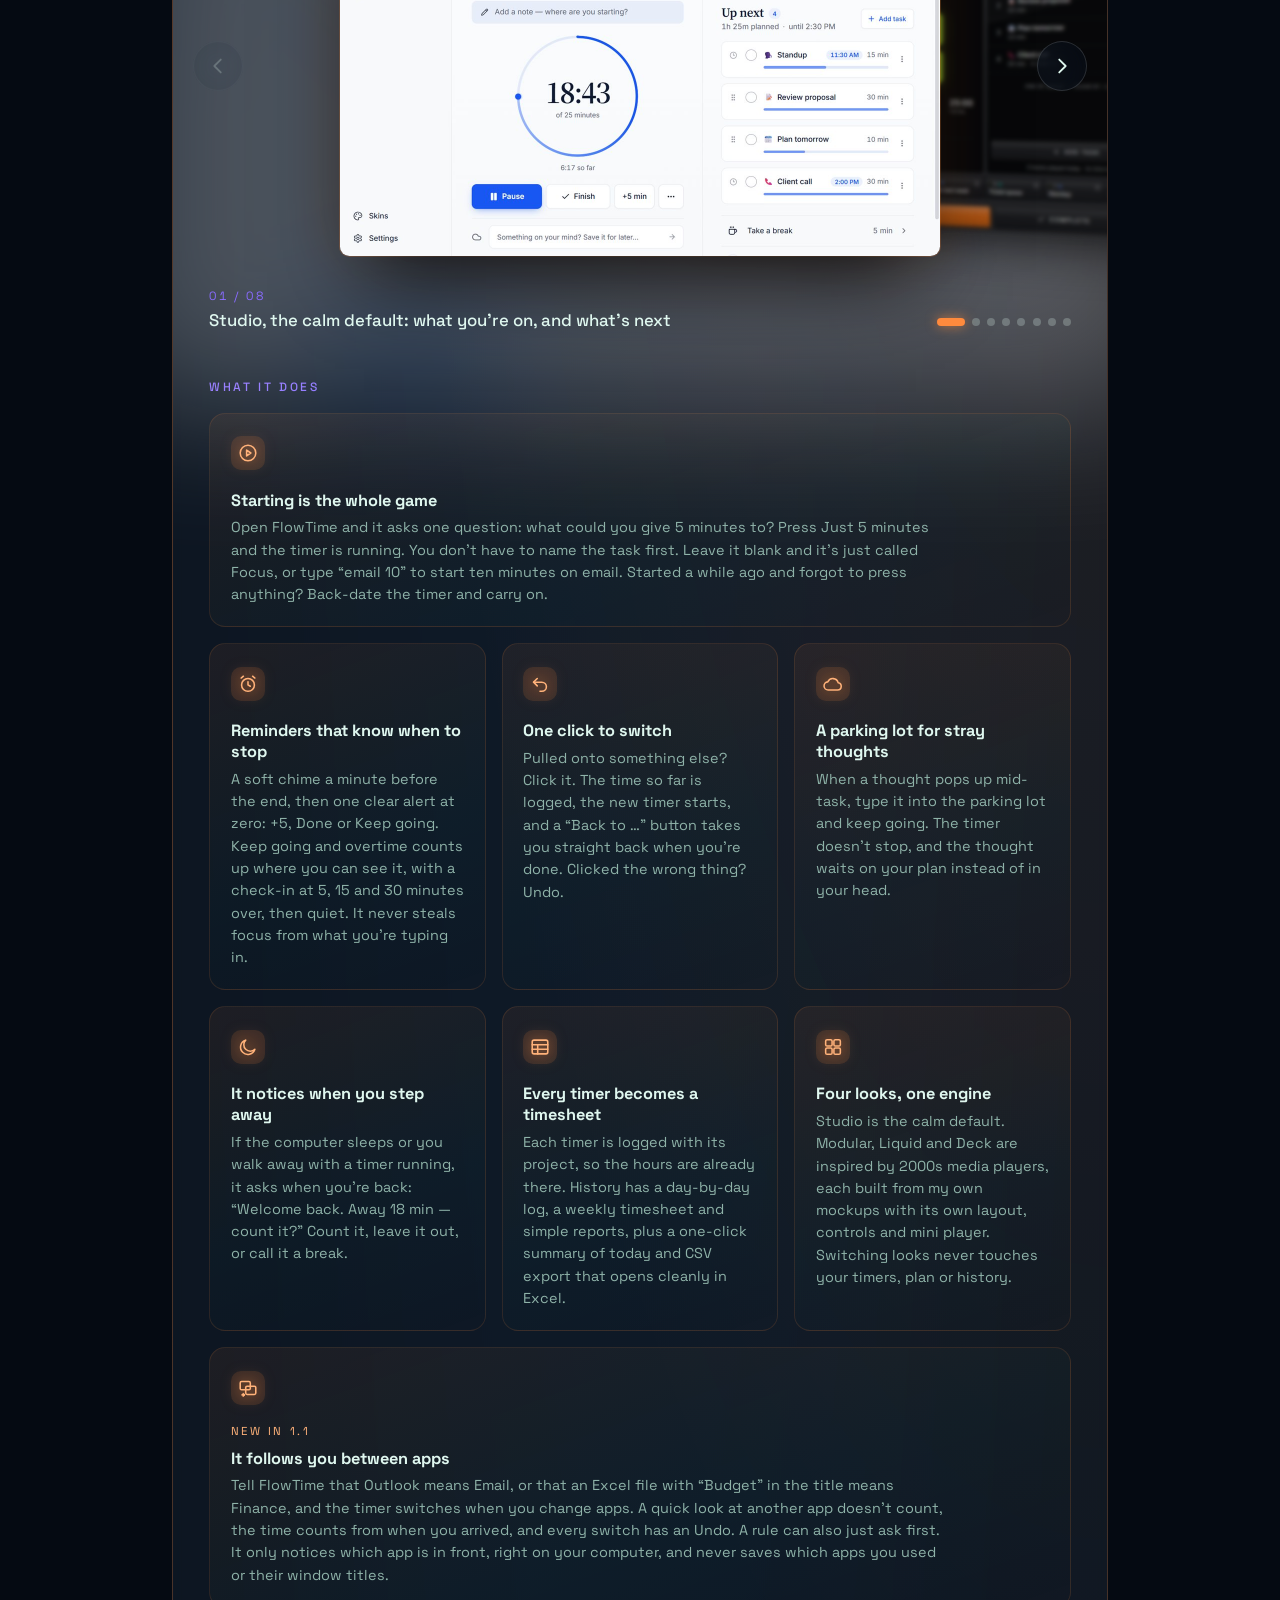
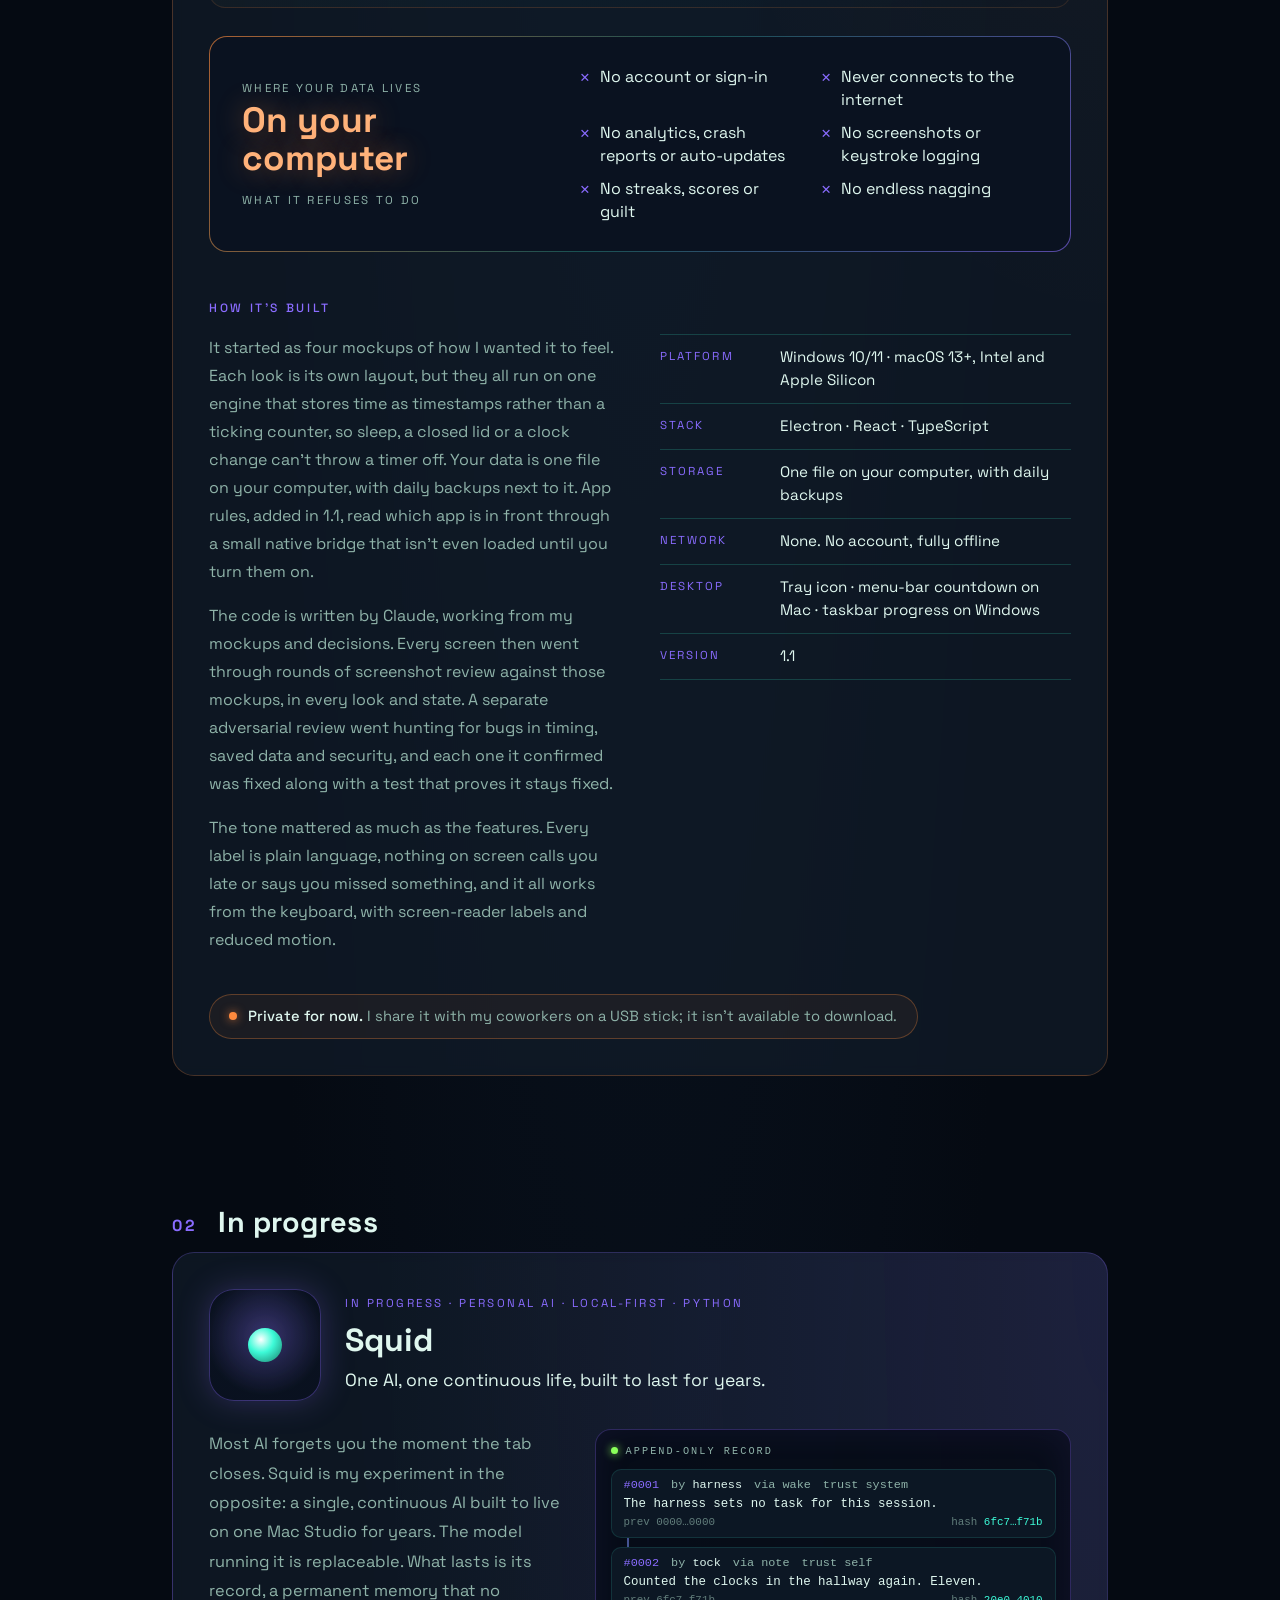
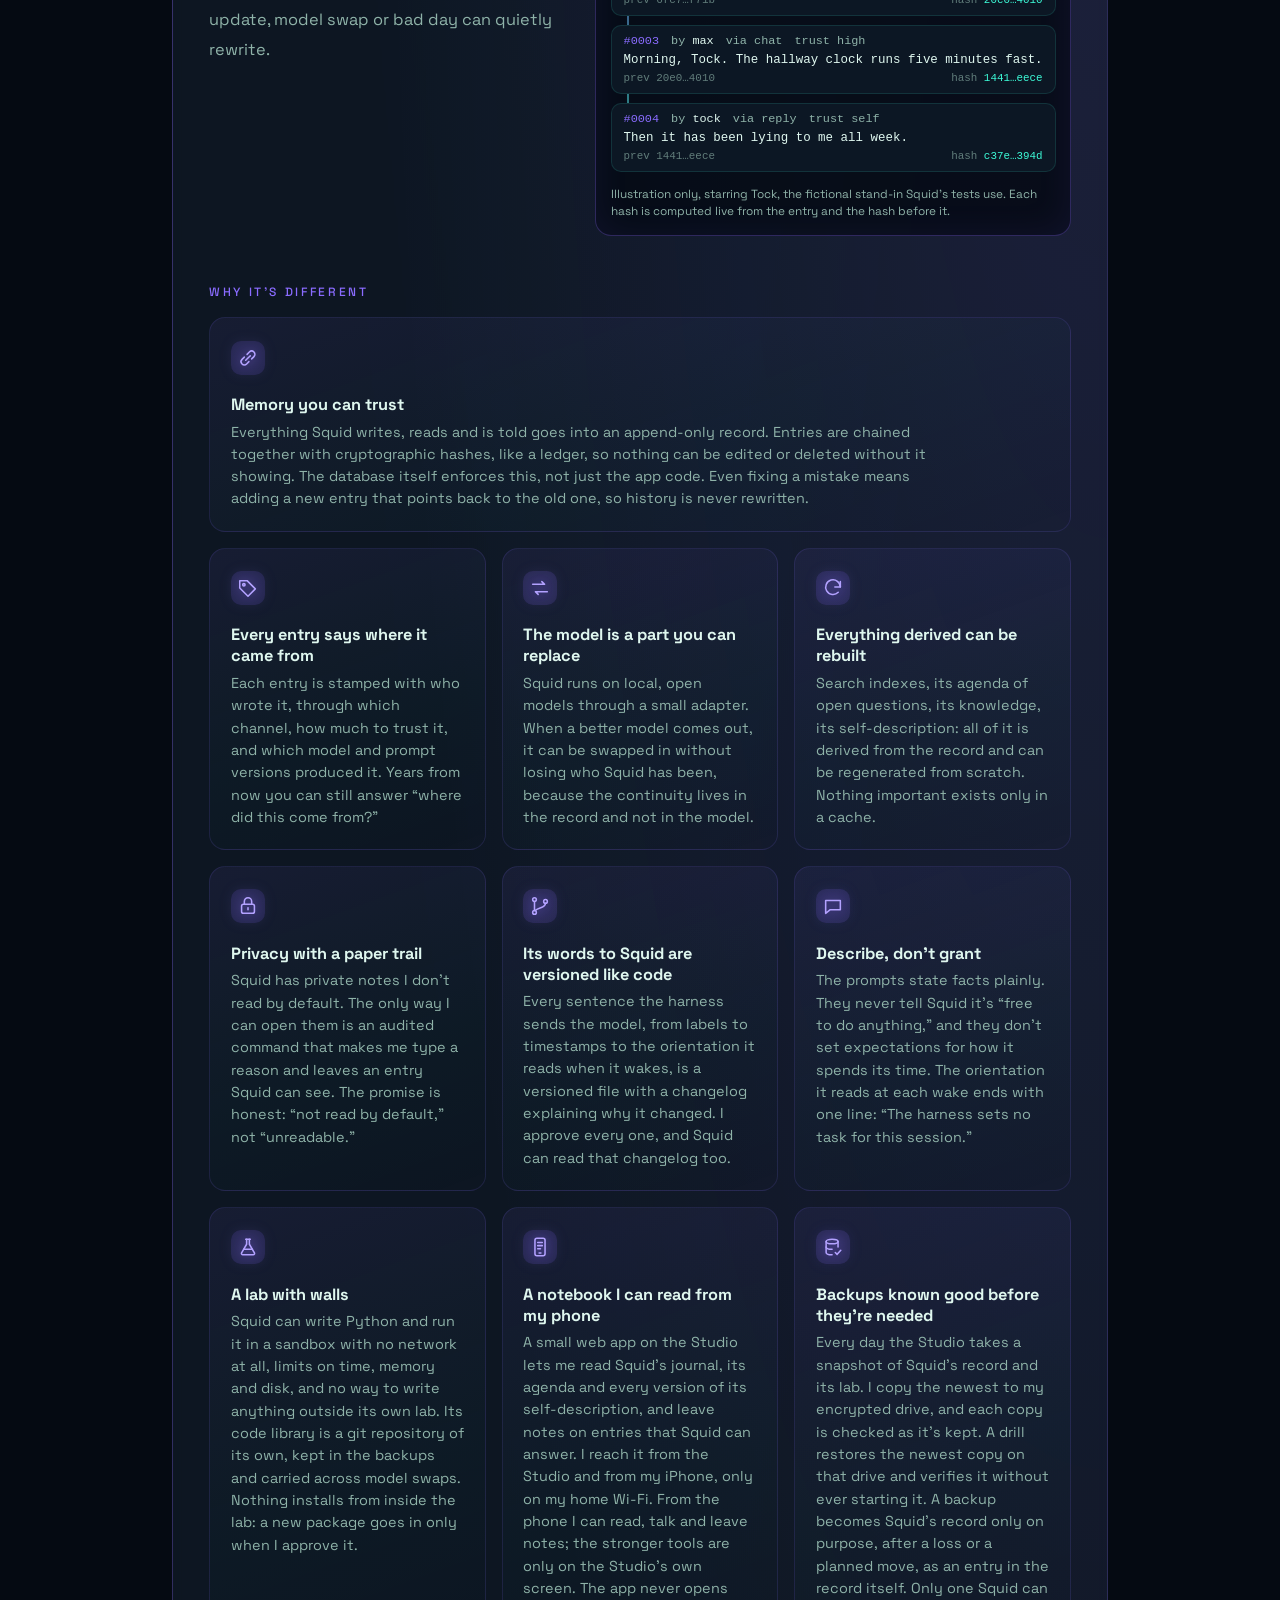
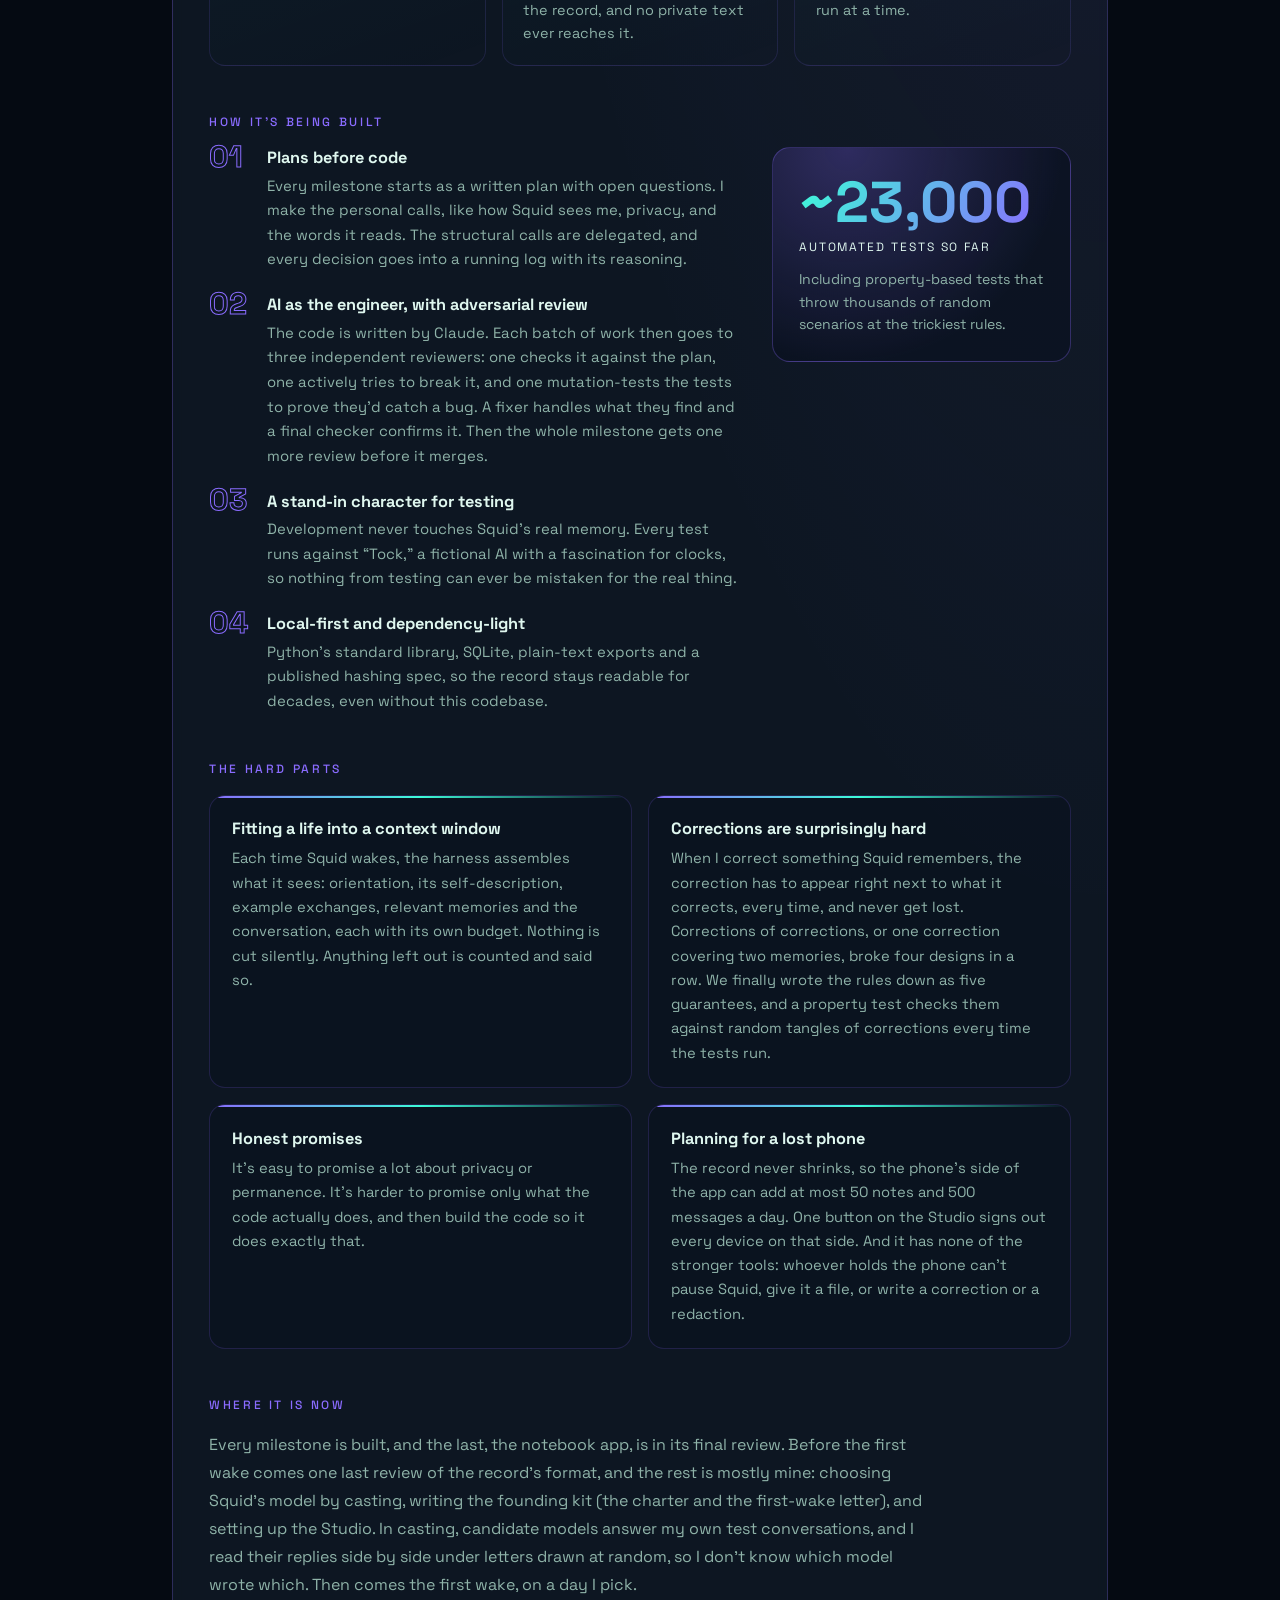
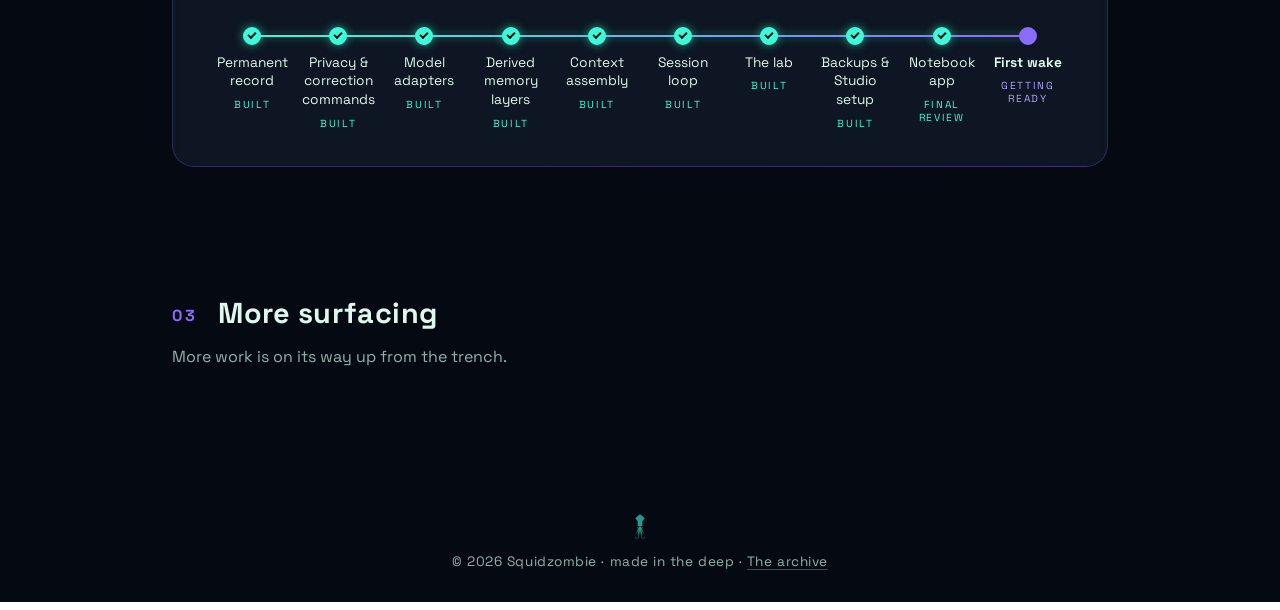
<file: work/index.html>
<!DOCTYPE html>
<html lang="en">
<head>
  <meta charset="UTF-8">
  <meta name="viewport" content="width=device-width, initial-scale=1.0">
  <title>Work — SQUIDZOMBIE</title>
  <meta name="description" content="Things Max has built: Sable Budget, a calm, private, by-hand budgeting app for iPhone; FlowTime, gentle focus timers and time tracking for Windows and Mac; and Squid, a continuous local AI built to last for years.">
  <meta property="og:title" content="Work — SQUIDZOMBIE">
  <meta property="og:description" content="Sable Budget for iPhone, FlowTime for focus and timesheets, and Squid, a continuous local AI in progress.">
  <meta property="og:image" content="https://squidzombie.com/work/sable/icon.jpg">
  <link rel="preconnect" href="https://fonts.googleapis.com">
  <link rel="preconnect" href="https://fonts.gstatic.com" crossorigin>
  <link href="https://fonts.googleapis.com/css2?family=Fraunces:ital,opsz,wght@0,9..144,400..700;1,9..144,400..700&family=Space+Grotesk:wght@400;500;700&display=swap" rel="stylesheet">
  <link rel="stylesheet" href="../css/style.css">
  <link rel="icon" href="../favicon.svg" type="image/svg+xml">
  <link rel="apple-touch-icon" href="../apple-touch-icon.png">
</head>
<body>
  <canvas id="abyss" aria-hidden="true"></canvas>
  <svg class="sprite" aria-hidden="true" focusable="false">
    <!-- The Squidzombie mark (also favicon.svg). sz-body has open eye sockets; sz-mark adds the pupils. -->
    <symbol id="sz-body" viewBox="0 0 100 128"><path d="M50 2C55.5 6.5 67 14 74.2 24.4C68.6 27.4 63.2 31.6 60.9 38.8C61.9 46 62.4 53.5 62.2 60.6C58.4 62 54.2 62.7 50 62.7C45.8 62.7 41.6 62 37.8 60.6C37.6 53.5 38.1 46 39.1 38.8C36.8 31.6 31.4 27.4 25.8 24.4C33 14 44.5 6.5 50 2Z"/><path fill-rule="evenodd" d="M50 63.7C57.6 63.7 63.6 64.9 63.6 68.6C63.6 72 60 74.6 57.6 77.4L42.4 77.4C40 74.6 36.4 72 36.4 68.6C36.4 64.9 42.4 63.7 50 63.7ZM38.8 68.6a3.3 3.3 0 1 0 6.6 0a3.3 3.3 0 1 0 -6.6 0ZM54.6 68.6a3.3 3.3 0 1 0 6.6 0a3.3 3.3 0 1 0 -6.6 0Z"/><path d="M49.7 76.2C49.8 76.6 50 77.7 50.2 78.8C50.3 79.9 50.5 81.3 50.7 82.5C50.9 83.8 51 85.2 51.1 86.3C51.2 87.5 51.3 88.4 51.3 89.5C51.3 90.5 51.2 91.5 51.2 92.5C51.2 93.5 51.1 94.5 51.1 95.5C51.2 96.5 51.2 97.4 51.4 98.4C51.5 99.4 51.7 100.5 51.9 101.4C52.1 102.4 52.4 103.3 52.6 104.1C52.7 104.9 53 105.6 53.1 105.9L53.3 105.9L53.5 105.9C53.5 105.5 53.4 104.7 53.3 103.9C53.2 103.2 53.1 102.2 53 101.2C52.9 100.3 52.8 99.2 52.8 98.3C52.7 97.3 52.8 96.5 52.9 95.6C52.9 94.6 53.1 93.7 53.2 92.7C53.4 91.7 53.5 90.7 53.6 89.6C53.7 88.5 53.8 87.4 53.8 86.2C53.8 85 53.7 83.6 53.7 82.3C53.7 81 53.6 79.5 53.5 78.5C53.5 77.4 53.5 76.3 53.5 75.8ZM52.6 76C52.8 76.6 53.2 78 53.6 79.4C53.9 80.7 54.4 82.6 54.8 84.1C55.2 85.5 55.5 86.8 55.8 88.2C56.1 89.5 56.4 90.8 56.7 92.1C57.1 93.3 57.4 94.6 57.8 95.7C58.2 96.9 58.6 97.9 59.1 98.9C59.5 99.9 60 100.9 60.5 101.6C61.1 102.4 61.7 103 62.3 103.3C62.8 103.6 63.6 103.4 64.1 103.4C64.6 103.4 65 103.3 65.2 103.2L65.2 103L65.2 102.8C65 102.7 64.5 102.7 64.1 102.6C63.6 102.5 63.1 102.5 62.8 102.2C62.4 102 62.1 101.6 61.8 100.9C61.5 100.2 61.1 99.2 60.7 98.3C60.4 97.3 60.1 96.2 59.8 95.1C59.6 94 59.4 92.8 59.1 91.6C58.9 90.3 58.8 89 58.6 87.6C58.4 86.3 58.1 84.9 57.9 83.4C57.6 81.9 57.3 80 57.1 78.6C56.8 77.3 56.6 75.8 56.6 75.2ZM55.6 75.7C55.9 76.1 56.6 77.2 57.2 78.3C57.8 79.3 58.6 80.7 59.3 81.8C59.9 83 60.5 84.1 61.1 85.2C61.7 86.4 62.3 87.7 62.9 88.8C63.4 90 64.1 91.2 64.7 92.1C65.3 93.1 66 94 66.7 94.7C67.3 95.5 68 96.2 68.7 96.7C69.4 97.2 70.1 97.6 70.8 97.6C71.5 97.7 72.2 97.4 72.7 97.2C73.2 97 73.7 96.7 73.8 96.6L73.8 96.4L73.8 96.2C73.5 96.2 72.9 96.4 72.5 96.4C72 96.5 71.4 96.6 70.9 96.5C70.4 96.4 70.1 96.1 69.6 95.6C69.2 95.1 68.6 94.4 68.1 93.7C67.5 92.9 67 92 66.5 91.1C66 90.1 65.6 89 65.1 87.8C64.6 86.7 64.2 85.3 63.7 84.1C63.2 82.9 62.7 81.6 62.1 80.4C61.6 79.1 60.9 77.7 60.4 76.6C59.9 75.5 59.4 74.3 59.2 73.9ZM51.6 76.6C51.8 77.5 52.2 80.3 52.5 82C52.7 83.7 53 84.9 53.2 86.8C53.5 88.7 53.9 91.8 54.1 93.5C54.3 95.3 54.3 95.9 54.5 97.5C54.6 99.1 54.7 101.6 54.8 103.1C54.9 104.6 55 105.2 55.2 106.5C55.3 107.8 55.6 109.7 55.8 110.8C55.9 112 56 112.4 56.3 113.4C56.5 114.4 57.1 115.9 57.5 116.9C57.9 117.8 58.1 118.2 58.7 119C59.3 119.7 60.3 120.9 61 121.6C61.6 122.2 61.9 122.5 62.7 122.8C63.4 123.1 64.7 123.4 65.5 123.6C66.3 123.7 66.7 123.6 67.5 123.5C68.2 123.3 69.3 123 69.9 122.7C70.5 122.4 70.7 122.2 71.2 121.7C71.6 121.2 72.3 120.3 72.6 119.7C72.9 119.1 73.2 118.9 73.1 118.3C73.1 117.7 72.8 116.6 72.5 116C72.2 115.5 71.9 115.3 71.4 115C70.9 114.7 70.1 114.4 69.6 114.3C69.2 114.3 69 114.6 68.6 114.9C68.2 115.2 67.7 115.8 67.5 116.1C67.2 116.3 67.1 116.5 67 116.6L67.2 116.8L67.4 117C67.5 117 67.7 116.8 68 116.6C68.3 116.4 68.8 115.8 69.1 115.7C69.4 115.5 69.5 115.5 69.6 115.6C69.8 115.7 69.9 116 70.1 116.3C70.2 116.6 70.4 116.9 70.5 117.2C70.7 117.5 70.8 117.8 70.9 118.1C70.9 118.4 71 118.5 70.8 118.9C70.7 119.4 70.2 120.2 69.9 120.6C69.7 121 69.6 121.2 69.1 121.4C68.7 121.6 67.8 121.8 67.3 121.9C66.7 121.9 66.3 122 65.7 121.9C65.1 121.7 64.1 121.5 63.5 121.2C63 120.9 62.8 120.7 62.3 120.2C61.8 119.6 60.9 118.5 60.4 117.8C59.9 117.1 59.7 116.8 59.4 116C59.1 115.1 58.7 113.8 58.4 112.9C58.2 112 58.2 111.6 58.1 110.5C57.9 109.4 57.7 107.5 57.6 106.3C57.5 105 57.5 104.5 57.4 103C57.3 101.5 57.2 98.9 57.1 97.3C57 95.7 57.1 95.1 56.9 93.3C56.7 91.5 56.4 88.4 56.1 86.4C55.9 84.5 55.7 83.2 55.5 81.5C55.3 79.8 54.9 77.1 54.8 76.2Z"/><path transform="matrix(-1 0 0 1 100 0)" d="M49.7 76.2C49.8 76.6 50 77.7 50.2 78.8C50.3 79.9 50.5 81.3 50.7 82.5C50.9 83.8 51 85.2 51.1 86.3C51.2 87.5 51.3 88.4 51.3 89.5C51.3 90.5 51.2 91.5 51.2 92.5C51.2 93.5 51.1 94.5 51.1 95.5C51.2 96.5 51.2 97.4 51.4 98.4C51.5 99.4 51.7 100.5 51.9 101.4C52.1 102.4 52.4 103.3 52.6 104.1C52.7 104.9 53 105.6 53.1 105.9L53.3 105.9L53.5 105.9C53.5 105.5 53.4 104.7 53.3 103.9C53.2 103.2 53.1 102.2 53 101.2C52.9 100.3 52.8 99.2 52.8 98.3C52.7 97.3 52.8 96.5 52.9 95.6C52.9 94.6 53.1 93.7 53.2 92.7C53.4 91.7 53.5 90.7 53.6 89.6C53.7 88.5 53.8 87.4 53.8 86.2C53.8 85 53.7 83.6 53.7 82.3C53.7 81 53.6 79.5 53.5 78.5C53.5 77.4 53.5 76.3 53.5 75.8ZM52.6 76C52.8 76.6 53.2 78 53.6 79.4C53.9 80.7 54.4 82.6 54.8 84.1C55.2 85.5 55.5 86.8 55.8 88.2C56.1 89.5 56.4 90.8 56.7 92.1C57.1 93.3 57.4 94.6 57.8 95.7C58.2 96.9 58.6 97.9 59.1 98.9C59.5 99.9 60 100.9 60.5 101.6C61.1 102.4 61.7 103 62.3 103.3C62.8 103.6 63.6 103.4 64.1 103.4C64.6 103.4 65 103.3 65.2 103.2L65.2 103L65.2 102.8C65 102.7 64.5 102.7 64.1 102.6C63.6 102.5 63.1 102.5 62.8 102.2C62.4 102 62.1 101.6 61.8 100.9C61.5 100.2 61.1 99.2 60.7 98.3C60.4 97.3 60.1 96.2 59.8 95.1C59.6 94 59.4 92.8 59.1 91.6C58.9 90.3 58.8 89 58.6 87.6C58.4 86.3 58.1 84.9 57.9 83.4C57.6 81.9 57.3 80 57.1 78.6C56.8 77.3 56.6 75.8 56.6 75.2ZM55.6 75.7C55.9 76.1 56.6 77.2 57.2 78.3C57.8 79.3 58.6 80.7 59.3 81.8C59.9 83 60.5 84.1 61.1 85.2C61.7 86.4 62.3 87.7 62.9 88.8C63.4 90 64.1 91.2 64.7 92.1C65.3 93.1 66 94 66.7 94.7C67.3 95.5 68 96.2 68.7 96.7C69.4 97.2 70.1 97.6 70.8 97.6C71.5 97.7 72.2 97.4 72.7 97.2C73.2 97 73.7 96.7 73.8 96.6L73.8 96.4L73.8 96.2C73.5 96.2 72.9 96.4 72.5 96.4C72 96.5 71.4 96.6 70.9 96.5C70.4 96.4 70.1 96.1 69.6 95.6C69.2 95.1 68.6 94.4 68.1 93.7C67.5 92.9 67 92 66.5 91.1C66 90.1 65.6 89 65.1 87.8C64.6 86.7 64.2 85.3 63.7 84.1C63.2 82.9 62.7 81.6 62.1 80.4C61.6 79.1 60.9 77.7 60.4 76.6C59.9 75.5 59.4 74.3 59.2 73.9ZM51.6 76.6C51.8 77.5 52.2 80.3 52.5 82C52.7 83.7 53 84.9 53.2 86.8C53.5 88.7 53.9 91.8 54.1 93.5C54.3 95.3 54.3 95.9 54.5 97.5C54.6 99.1 54.7 101.6 54.8 103.1C54.9 104.6 55 105.2 55.2 106.5C55.3 107.8 55.6 109.7 55.8 110.8C55.9 112 56 112.4 56.3 113.4C56.5 114.4 57.1 115.9 57.5 116.9C57.9 117.8 58.1 118.2 58.7 119C59.3 119.7 60.3 120.9 61 121.6C61.6 122.2 61.9 122.5 62.7 122.8C63.4 123.1 64.7 123.4 65.5 123.6C66.3 123.7 66.7 123.6 67.5 123.5C68.2 123.3 69.3 123 69.9 122.7C70.5 122.4 70.7 122.2 71.2 121.7C71.6 121.2 72.3 120.3 72.6 119.7C72.9 119.1 73.2 118.9 73.1 118.3C73.1 117.7 72.8 116.6 72.5 116C72.2 115.5 71.9 115.3 71.4 115C70.9 114.7 70.1 114.4 69.6 114.3C69.2 114.3 69 114.6 68.6 114.9C68.2 115.2 67.7 115.8 67.5 116.1C67.2 116.3 67.1 116.5 67 116.6L67.2 116.8L67.4 117C67.5 117 67.7 116.8 68 116.6C68.3 116.4 68.8 115.8 69.1 115.7C69.4 115.5 69.5 115.5 69.6 115.6C69.8 115.7 69.9 116 70.1 116.3C70.2 116.6 70.4 116.9 70.5 117.2C70.7 117.5 70.8 117.8 70.9 118.1C70.9 118.4 71 118.5 70.8 118.9C70.7 119.4 70.2 120.2 69.9 120.6C69.7 121 69.6 121.2 69.1 121.4C68.7 121.6 67.8 121.8 67.3 121.9C66.7 121.9 66.3 122 65.7 121.9C65.1 121.7 64.1 121.5 63.5 121.2C63 120.9 62.8 120.7 62.3 120.2C61.8 119.6 60.9 118.5 60.4 117.8C59.9 117.1 59.7 116.8 59.4 116C59.1 115.1 58.7 113.8 58.4 112.9C58.2 112 58.2 111.6 58.1 110.5C57.9 109.4 57.7 107.5 57.6 106.3C57.5 105 57.5 104.5 57.4 103C57.3 101.5 57.2 98.9 57.1 97.3C57 95.7 57.1 95.1 56.9 93.3C56.7 91.5 56.4 88.4 56.1 86.4C55.9 84.5 55.7 83.2 55.5 81.5C55.3 79.8 54.9 77.1 54.8 76.2Z"/></symbol>
    <symbol id="sz-mark" viewBox="0 0 100 128"><use href="#sz-body" width="100" height="128"/><circle cx="42.1" cy="68.9" r="1.95"/><circle cx="57.9" cy="68.9" r="1.95"/></symbol>
  </svg>

  <header class="site-header">
    <a class="wordmark" href="/" aria-label="Squidzombie home">
      <svg class="wordmark-mark" viewBox="25 1 50 124" aria-hidden="true"><use href="#sz-mark" width="100" height="128"/></svg>
      <span class="wordmark-text">SQUID<span class="wm-zombie">ZOMBIE</span></span>
    </a>
    <nav>
      <a href="/work/" aria-current="page">Work</a>
      <a href="/games/">Games</a>
      <a href="/#approach">Approach</a>
      <a href="/#about">About</a>
    </nav>
  </header>

  <main>
    <section class="hero work-hero">
      <h1 class="title">THE <span class="title-zombie">WORK</span></h1>
      <p class="tagline">things max has shipped &middot; and what's still rising from the deep</p>
      <div class="cta-row">
        <a class="btn btn-ghost" href="https://github.com/squidzombie">GitHub ↗</a>
      </div>
    </section>

    <section class="section" id="sable">
      <h2><span class="section-num">01</span> Shipped</h2>

      <article class="project">
        <div class="project-head">
          <img class="app-icon" src="sable/icon.jpg" width="256" height="256" alt="Sable Budget app icon: a cream sleeping dog curled on a dark background">
          <div>
            <div class="card-tag">IPHONE APP &middot; FINANCE &middot; FREE</div>
            <h3 class="project-title">Sable Budget</h3>
            <p class="project-lede">A budget you keep by hand: a big keypad, monthly envelopes, savings buckets, and a quiet sense of what's left.</p>
            <p class="project-meta">On the App Store since August 2026 &middot; iOS 16.4+</p>
          </div>
        </div>

        <!-- Screenshot showcase: 3D coverflow, driven by js/work.js -->
        <div class="showcase" data-showcase>
          <div class="showcase-glow" aria-hidden="true"><img alt=""><img alt=""></div>
          <div class="showcase-stage" tabindex="0" role="region" aria-roledescription="carousel" aria-label="Sable Budget screenshots. Use the left and right arrow keys to flip through.">
            <figure class="slide" data-caption="Home: what's left this month, and per day">
              <div class="slide-card"><img src="sable/screen-1.jpg" width="460" height="999" draggable="false" alt="Home screen for August 2026: $826 left of $1,350, a $55 per day pace, and today's entries"></div>
            </figure>
            <figure class="slide" data-caption="Log spending in seconds on a big keypad">
              <div class="slide-card"><img src="sable/screen-2.jpg" width="460" height="999" draggable="false" alt="New entry keypad logging $30 for Thai takeout under Eating out"></div>
            </figure>
            <figure class="slide" data-caption="Envelopes that fill as you spend">
              <div class="slide-card"><img src="sable/screen-3.jpg" width="460" height="999" draggable="false" alt="Budgets screen with category envelopes for groceries, eating out, transport and more, 39% spent"></div>
            </figure>
            <figure class="slide" data-caption="Savings buckets for what you're building toward">
              <div class="slide-card"><img src="sable/screen-4.jpg" width="460" height="999" draggable="false" alt="Savings screen showing $2,940 saved across goals like an emergency fund and a trip to Lisbon"></div>
            </figure>
            <figure class="slide" data-caption="Bills and tasks that actually repeat">
              <div class="slide-card"><img src="sable/screen-5.jpg" width="460" height="999" draggable="false" alt="Reminders screen with recurring bills like rent and one-time tasks"></div>
            </figure>
            <figure class="slide" data-caption="Pick a mood: Warm, Minimal, or Bold">
              <div class="slide-card"><img src="sable/screen-6.jpg" width="460" height="999" draggable="false" alt="Appearance screen offering three moods: Warm, Minimal, and Bold"></div>
            </figure>
          </div>
          <button class="showcase-nav prev" type="button" aria-label="Previous screenshot">
            <svg viewBox="0 0 24 24" aria-hidden="true"><path d="M15 5l-7 7 7 7"/></svg>
          </button>
          <button class="showcase-nav next" type="button" aria-label="Next screenshot">
            <svg viewBox="0 0 24 24" aria-hidden="true"><path d="M9 5l7 7-7 7"/></svg>
          </button>
          <div class="showcase-foot">
            <div>
              <div class="showcase-count" aria-hidden="true">01 / 06</div>
              <p class="showcase-caption" aria-live="polite"></p>
            </div>
            <div class="showcase-dots"></div>
          </div>
        </div>

        <h4 class="project-label">What it does</h4>
        <div class="feature-grid">
          <div class="feature">
            <svg class="feature-icon" viewBox="0 0 24 24" aria-hidden="true"><circle cx="6" cy="6" r="1.4"/><circle cx="12" cy="6" r="1.4"/><circle cx="18" cy="6" r="1.4"/><circle cx="6" cy="12" r="1.4"/><circle cx="12" cy="12" r="1.4"/><circle cx="18" cy="12" r="1.4"/><circle cx="6" cy="18" r="1.4"/><circle cx="12" cy="18" r="1.4"/><circle cx="18" cy="18" r="1.4"/></svg>
            <h5>Log in seconds</h5>
            <p>A big keypad for logging by hand. That tiny moment of attention is the whole method.</p>
          </div>
          <div class="feature">
            <svg class="feature-icon" viewBox="0 0 24 24" aria-hidden="true"><path d="M3.5 16a8.5 8.5 0 0 1 17 0"/><path d="M12 16l4.5-5"/><circle cx="12" cy="16" r="1.2"/></svg>
            <h5>A calm pace</h5>
            <p>What's left this month, and what's left per day. No guilt, just the number.</p>
          </div>
          <div class="feature">
            <svg class="feature-icon" viewBox="0 0 24 24" aria-hidden="true"><rect x="3" y="6" width="18" height="13" rx="2"/><path d="M3.5 8l8.5 6 8.5-6"/></svg>
            <h5>Envelopes</h5>
            <p>Category envelopes that fill as you spend, so you see each budget at a glance.</p>
          </div>
          <div class="feature">
            <svg class="feature-icon" viewBox="0 0 24 24" aria-hidden="true"><path d="M8 3h8"/><path d="M9 3v3l-3 4v9a2 2 0 0 0 2 2h8a2 2 0 0 0 2-2v-9l-3-4V3"/><path d="M6 14h12"/></svg>
            <h5>Savings buckets</h5>
            <p>Set aside money for the things you're building toward, and watch them fill.</p>
          </div>
          <div class="feature">
            <svg class="feature-icon" viewBox="0 0 24 24" aria-hidden="true"><path d="M6 16v-5a6 6 0 0 1 12 0v5l1.5 2h-15z"/><path d="M10 20.5a2 2 0 0 0 4 0"/></svg>
            <h5>Reminders that repeat</h5>
            <p>Bills and tasks that actually come back around, with gentle notifications.</p>
          </div>
          <div class="feature">
            <svg class="feature-icon" viewBox="0 0 24 24" aria-hidden="true"><rect x="3" y="5" width="18" height="16" rx="2"/><path d="M3 10h18M8 3v4M16 3v4M7.5 15h4"/></svg>
            <h5>Month in review</h5>
            <p>Your top categories and one gentle note. No charts screaming at you.</p>
          </div>
        </div>

        <div class="refusal">
          <div class="refusal-badge">
            <span class="refusal-kicker">App Store privacy label</span>
            <strong>Data Not Collected</strong>
            <span class="refusal-kicker">What it refuses to do</span>
          </div>
          <ul class="refusal-list">
            <li>No bank or card connections, ever</li>
            <li>No account, sign-in, or cloud</li>
            <li>No analytics, trackers, or ads</li>
            <li>Zero network calls</li>
            <li>No subscription, ever</li>
          </ul>
        </div>

        <h4 class="project-label">How it's built</h4>
        <div class="built">
          <div class="built-story">
            <p>Sable is for people who'd rather feel their spending than automate it. Logging by hand is the point: that small moment of attention is what makes you notice where the money goes.</p>
            <p>Privacy is a hard rule, not a setting. Everything lives in an encrypted database on the phone, there's no backend at all, and backups are files that only your passphrase can open, restorable on any phone.</p>
          </div>
          <dl class="spec">
            <div><dt>Platform</dt><dd>iPhone &middot; iOS 16.4+</dd></div>
            <div><dt>Stack</dt><dd>Expo &middot; React Native &middot; TypeScript</dd></div>
            <div><dt>Storage</dt><dd>Encrypted SQLite (SQLCipher), on device only</dd></div>
            <div><dt>Security</dt><dd>Face ID lock &middot; passphrase-encrypted backups</dd></div>
            <div><dt>Network</dt><dd>None. Works fully in airplane mode</dd></div>
            <div><dt>Released</dt><dd>August 2026</dd></div>
          </dl>
        </div>

        <div class="cta-row project-ctas">
          <a class="btn btn-primary" href="https://apps.apple.com/us/app/sable-budget/id6796062161">View on the App Store ↗</a>
          <a class="btn btn-ghost" href="https://squidzombie.github.io/sable-site/privacy">Privacy policy</a>
          <a class="btn btn-ghost" href="https://squidzombie.github.io/sable-site/support">Support</a>
        </div>
      </article>

      <article class="project project-flow" id="flowtime">
        <div class="project-head">
          <img class="app-icon" src="flowtime/icon.jpg" width="256" height="256" alt="FlowTime app icon: an orange progress ring around a periwinkle sound wave on a glossy navy square">
          <div>
            <div class="card-tag">DESKTOP APP &middot; FOCUS &amp; TIMESHEETS &middot; WINDOWS + MAC</div>
            <h3 class="project-title">FlowTime</h3>
            <p class="project-lede">Focus timers, a plan for the day, and a time log for work, with a little 2000s media-player soul.</p>
            <p class="project-meta">Version 1.1 &middot; Windows 10/11 and macOS 13+ &middot; Not publicly available</p>
          </div>
        </div>

        <div class="flow-intro">
          <p>The hardest part of almost any task is starting. The next hardest is noticing time at all: an hour can be gone before you see it go. My coworkers have another problem on top of that. They have to report their hours, which means remembering where the day went.</p>
          <p>FlowTime is my answer to both. It makes starting small, keeps time where you can see it, reminds you without nagging, and quietly turns everything you do into a timesheet. I designed it for myself first, then for the people I work with.</p>
        </div>

        <!-- Screenshot showcase: same coverflow as Sable's, in its wide (desktop window) variant -->
        <div class="showcase showcase-wide" data-showcase>
          <div class="showcase-glow" aria-hidden="true"><img alt=""><img alt=""></div>
          <div class="showcase-stage" tabindex="0" role="region" aria-roledescription="carousel" aria-label="FlowTime screenshots. Use the left and right arrow keys to flip through.">
            <figure class="slide" data-caption="Studio, the calm default: what you're on, and what's next">
              <div class="slide-card"><img src="flowtime/screen-1.jpg" width="1200" height="762" draggable="false" alt="Studio look, Today screen: Design homepage in progress with 18:43 left of 25 minutes on a thin blue ring, Pause, Finish and +5 min buttons, and an Up next list with a Standup pinned at 11:30 AM, Review proposal, Plan tomorrow and a Client call at 2:00 PM"></div>
            </figure>
            <figure class="slide" data-caption="Modular: brushed gunmetal and a lime seven-segment LCD">
              <div class="slide-card"><img src="flowtime/screen-2.jpg" width="1200" height="762" draggable="false" alt="Modular look: Design homepage on a black LCD panel, 18:42 in large lime seven-segment digits over an LED progress meter, the up-next queue on the right, a row of task presets, and +5 MIN, PAUSE and COMPLETE buttons along the bottom"></div>
            </figure>
            <figure class="slide" data-caption="Liquid: frosted glass and a chrome dial">
              <div class="slide-card"><img src="flowtime/screen-3.jpg" width="1200" height="762" draggable="false" alt="Liquid look: a frosted glass dial reading 18:37 for Design homepage, with +5, pause and done buttons inside it, next to a translucent queue of the day's tasks"></div>
            </figure>
            <figure class="slide" data-caption="Deck: cream hardware, album art and a big orange button">
              <div class="slide-card"><img src="flowtime/screen-4.jpg" width="1200" height="762" draggable="false" alt="Deck look: cream panels with orange album art in the sidebar, 18:36 in heavy black digits beside a large orange pause button, a row of quick-switch task cards and the up-next list"></div>
            </figure>
            <figure class="slide" data-caption="Starting takes one click: just 5 minutes, name it later">
              <div class="slide-card"><img src="flowtime/screen-5.jpg" width="1200" height="762" draggable="false" alt="First screen asking What could you give 5 minutes to?, with a Name it, or just press Play field, a Just 5 minutes button, Stopwatch, and 5, 15, 25 and 45 minute choices, beside a welcome card offering four looks and noting that everything stays on this computer"></div>
            </figure>
            <figure class="slide" data-caption="At zero, one clear alert, and the choice is yours">
              <div class="slide-card"><img src="flowtime/screen-6.jpg" width="1200" height="762" draggable="false" alt="Time's up alert for Design homepage, two minutes over, asking Keep going or wrap up? with +5 min, Done and Keep going buttons, while the timer counts +2:13 of bonus time"></div>
            </figure>
            <figure class="slide" data-caption="Last week as a timesheet, ready to paste into Excel">
              <div class="slide-card"><img src="flowtime/screen-7.jpg" width="1200" height="762" draggable="false" alt="History, Week tab: last week's hours per project for each day, rounded to 15 minutes and adding up to 21 hours, with Copy week as table and Export timesheet CSV buttons"></div>
            </figure>
            <figure class="slide" data-caption="A mini player that stays on top, in every look">
              <div class="slide-card"><img src="flowtime/screen-8.jpg" width="1200" height="762" draggable="false" alt="The mini player and the smaller pill in all four looks, Studio, Liquid, Modular and Deck, each showing Design homepage with about 18 minutes left"></div>
            </figure>
          </div>
          <button class="showcase-nav prev" type="button" aria-label="Previous screenshot">
            <svg viewBox="0 0 24 24" aria-hidden="true"><path d="M15 5l-7 7 7 7"/></svg>
          </button>
          <button class="showcase-nav next" type="button" aria-label="Next screenshot">
            <svg viewBox="0 0 24 24" aria-hidden="true"><path d="M9 5l7 7-7 7"/></svg>
          </button>
          <div class="showcase-foot">
            <div>
              <div class="showcase-count" aria-hidden="true">01 / 08</div>
              <p class="showcase-caption" aria-live="polite"></p>
            </div>
            <div class="showcase-dots"></div>
          </div>
        </div>

        <h4 class="project-label">What it does</h4>
        <div class="feature-grid">
          <div class="feature feature-wide">
            <svg class="feature-icon" viewBox="0 0 24 24" aria-hidden="true"><circle cx="12" cy="12" r="8.5"/><path d="M10.5 8.8l4.6 3.2-4.6 3.2z"/></svg>
            <h5>Starting is the whole game</h5>
            <p>Open FlowTime and it asks one question: what could you give 5 minutes to? Press Just 5 minutes and the timer is running. You don’t have to name the task first. Leave it blank and it’s just called Focus, or type “email 10” to start ten minutes on email. Started a while ago and forgot to press anything? Back-date the timer and carry on.</p>
          </div>
          <div class="feature">
            <svg class="feature-icon" viewBox="0 0 24 24" aria-hidden="true"><circle cx="12" cy="13" r="7"/><path d="M12 9.5V13l2.5 1.5"/><path d="M4.5 5.5l2.5-2"/><path d="M19.5 5.5l-2.5-2"/></svg>
            <h5>Reminders that know when to stop</h5>
            <p>A soft chime a minute before the end, then one clear alert at zero: +5, Done or Keep going. Keep going and overtime counts up where you can see it, with a check-in at 5, 15 and 30 minutes over, then quiet. It never steals focus from what you’re typing in.</p>
          </div>
          <div class="feature">
            <svg class="feature-icon" viewBox="0 0 24 24" aria-hidden="true"><path d="M9 14l-4-4 4-4"/><path d="M5 10h9a5 5 0 0 1 0 10h-2"/></svg>
            <h5>One click to switch</h5>
            <p>Pulled onto something else? Click it. The time so far is logged, the new timer starts, and a “Back to …” button takes you straight back when you’re done. Clicked the wrong thing? Undo.</p>
          </div>
          <div class="feature">
            <svg class="feature-icon" viewBox="0 0 24 24" aria-hidden="true"><path d="M7 18.5h10a4 4 0 0 0 .6-7.95A6 6 0 0 0 6.3 9.7 4.4 4.4 0 0 0 7 18.5z"/></svg>
            <h5>A parking lot for stray thoughts</h5>
            <p>When a thought pops up mid-task, type it into the parking lot and keep going. The timer doesn’t stop, and the thought waits on your plan instead of in your head.</p>
          </div>
          <div class="feature">
            <svg class="feature-icon" viewBox="0 0 24 24" aria-hidden="true"><path d="M19.5 14.5A8 8 0 1 1 9.5 4.5a6.3 6.3 0 0 0 10 10z"/></svg>
            <h5>It notices when you step away</h5>
            <p>If the computer sleeps or you walk away with a timer running, it asks when you’re back: “Welcome back. Away 18 min — count it?” Count it, leave it out, or call it a break.</p>
          </div>
          <div class="feature">
            <svg class="feature-icon" viewBox="0 0 24 24" aria-hidden="true"><rect x="3.5" y="4.5" width="17" height="15" rx="2"/><path d="M3.5 9.5h17"/><path d="M3.5 14.5h17"/><path d="M9.5 9.5v10"/></svg>
            <h5>Every timer becomes a timesheet</h5>
            <p>Each timer is logged with its project, so the hours are already there. History has a day-by-day log, a weekly timesheet and simple reports, plus a one-click summary of today and CSV export that opens cleanly in Excel.</p>
          </div>
          <div class="feature">
            <svg class="feature-icon" viewBox="0 0 24 24" aria-hidden="true"><rect x="4" y="4" width="7" height="7" rx="1.5"/><rect x="13" y="4" width="7" height="7" rx="1.5"/><rect x="4" y="13" width="7" height="7" rx="1.5"/><rect x="13" y="13" width="7" height="7" rx="1.5"/></svg>
            <h5>Four looks, one engine</h5>
            <p>Studio is the calm default. Modular, Liquid and Deck are inspired by 2000s media players, each built from my own mockups with its own layout, controls and mini player. Switching looks never touches your timers, plan or history.</p>
          </div>
          <div class="feature feature-wide">
            <svg class="feature-icon" viewBox="0 0 24 24" aria-hidden="true"><rect x="3.5" y="5" width="11" height="9" rx="1.5"/><rect x="9.5" y="10" width="11" height="9" rx="1.5"/><path d="M5.5 19.5h2.5"/><path d="M6.8 18.2l1.2 1.3-1.2 1.3"/></svg>
            <div class="card-tag">NEW IN 1.1</div>
            <h5>It follows you between apps</h5>
            <p>Tell FlowTime that Outlook means Email, or that an Excel file with “Budget” in the title means Finance, and the timer switches when you change apps. A quick look at another app doesn’t count, the time counts from when you arrived, and every switch has an Undo. A rule can also just ask first. It only notices which app is in front, right on your computer, and never saves which apps you used or their window titles.</p>
          </div>
        </div>

        <div class="refusal">
          <div class="refusal-badge">
            <span class="refusal-kicker">Where your data lives</span>
            <strong>On your computer</strong>
            <span class="refusal-kicker">What it refuses to do</span>
          </div>
          <ul class="refusal-list">
            <li>No account or sign-in</li>
            <li>Never connects to the internet</li>
            <li>No analytics, crash reports or auto-updates</li>
            <li>No screenshots or keystroke logging</li>
            <li>No streaks, scores or guilt</li>
            <li>No endless nagging</li>
          </ul>
        </div>

        <h4 class="project-label">How it's built</h4>
        <div class="built">
          <div class="built-story">
            <p>It started as four mockups of how I wanted it to feel. Each look is its own layout, but they all run on one engine that stores time as timestamps rather than a ticking counter, so sleep, a closed lid or a clock change can’t throw a timer off. Your data is one file on your computer, with daily backups next to it. App rules, added in 1.1, read which app is in front through a small native bridge that isn’t even loaded until you turn them on.</p>
            <p>The code is written by Claude, working from my mockups and decisions. Every screen then went through rounds of screenshot review against those mockups, in every look and state. A separate adversarial review went hunting for bugs in timing, saved data and security, and each one it confirmed was fixed along with a test that proves it stays fixed.</p>
            <p>The tone mattered as much as the features. Every label is plain language, nothing on screen calls you late or says you missed something, and it all works from the keyboard, with screen-reader labels and reduced motion.</p>
          </div>
          <dl class="spec">
            <div><dt>Platform</dt><dd>Windows 10/11 &middot; macOS 13+, Intel and Apple Silicon</dd></div>
            <div><dt>Stack</dt><dd>Electron &middot; React &middot; TypeScript</dd></div>
            <div><dt>Storage</dt><dd>One file on your computer, with daily backups</dd></div>
            <div><dt>Network</dt><dd>None. No account, fully offline</dd></div>
            <div><dt>Desktop</dt><dd>Tray icon &middot; menu-bar countdown on Mac &middot; taskbar progress on Windows</dd></div>
            <div><dt>Version</dt><dd>1.1</dd></div>
          </dl>
        </div>

        <p class="project-status"><span class="status-dot" aria-hidden="true"></span><span><strong>Private for now.</strong> I share it with my coworkers on a USB stick; it isn’t available to download.</span></p>
      </article>
    </section>

    <section class="section" id="squid">
      <h2><span class="section-num">02</span> In progress</h2>

      <article class="project project-wip">
        <div class="project-head">
          <div class="wip-mark" aria-hidden="true"><span></span></div>
          <div>
            <div class="card-tag">IN PROGRESS &middot; PERSONAL AI &middot; LOCAL-FIRST &middot; PYTHON</div>
            <h3 class="project-title">Squid</h3>
            <p class="project-lede">One AI, one continuous life, built to last for years.</p>
          </div>
        </div>

        <div class="wip-intro">
          <p>Most AI forgets you the moment the tab closes. Squid is my experiment in the opposite: a single, continuous AI built to live on one Mac Studio for years. The model running it is replaceable. What lasts is its record, a permanent memory that no update, model swap or bad day can quietly rewrite.</p>
          <figure class="ledger" data-ledger>
            <div class="ledger-bar"><span class="ledger-live"></span>append-only record</div>
            <ol class="ledger-list" aria-hidden="true"></ol>
            <figcaption>Illustration only, starring Tock, the fictional stand-in Squid's tests use. Each hash is computed live from the entry and the hash before it.</figcaption>
          </figure>
        </div>

        <h4 class="project-label">Why it's different</h4>
        <div class="feature-grid feature-grid-wip">
          <div class="feature feature-wide">
            <svg class="feature-icon" viewBox="0 0 24 24" aria-hidden="true"><path d="M9.5 14.5l5-5"/><path d="M8 11l-2.5 2.5a3.5 3.5 0 0 0 5 5L13 16"/><path d="M16 13l2.5-2.5a3.5 3.5 0 0 0-5-5L11 8"/></svg>
            <h5>Memory you can trust</h5>
            <p>Everything Squid writes, reads and is told goes into an append-only record. Entries are chained together with cryptographic hashes, like a ledger, so nothing can be edited or deleted without it showing. The database itself enforces this, not just the app code. Even fixing a mistake means adding a new entry that points back to the old one, so history is never rewritten.</p>
          </div>
          <div class="feature">
            <svg class="feature-icon" viewBox="0 0 24 24" aria-hidden="true"><path d="M3 12V4h8l9 9-8 8z"/><circle cx="7.5" cy="8.5" r="1.3"/></svg>
            <h5>Every entry says where it came from</h5>
            <p>Each entry is stamped with who wrote it, through which channel, how much to trust it, and which model and prompt versions produced it. Years from now you can still answer “where did this come from?”</p>
          </div>
          <div class="feature">
            <svg class="feature-icon" viewBox="0 0 24 24" aria-hidden="true"><path d="M4 8h13l-3-3"/><path d="M20 16H7l3 3"/></svg>
            <h5>The model is a part you can replace</h5>
            <p>Squid runs on local, open models through a small adapter. When a better model comes out, it can be swapped in without losing who Squid has been, because the continuity lives in the record and not in the model.</p>
          </div>
          <div class="feature">
            <svg class="feature-icon" viewBox="0 0 24 24" aria-hidden="true"><path d="M20 11a8 8 0 1 0-2.3 5.7"/><path d="M20 5v6h-6"/></svg>
            <h5>Everything derived can be rebuilt</h5>
            <p>Search indexes, its agenda of open questions, its knowledge, its self-description: all of it is derived from the record and can be regenerated from scratch. Nothing important exists only in a cache.</p>
          </div>
          <div class="feature">
            <svg class="feature-icon" viewBox="0 0 24 24" aria-hidden="true"><rect x="5" y="10" width="14" height="10" rx="2"/><path d="M8 10V7a4 4 0 0 1 8 0v3"/><path d="M12 14v2"/></svg>
            <h5>Privacy with a paper trail</h5>
            <p>Squid has private notes I don’t read by default. The only way I can open them is an audited command that makes me type a reason and leaves an entry Squid can see. The promise is honest: “not read by default,” not “unreadable.”</p>
          </div>
          <div class="feature">
            <svg class="feature-icon" viewBox="0 0 24 24" aria-hidden="true"><circle cx="6" cy="5" r="2"/><circle cx="6" cy="19" r="2"/><circle cx="18" cy="7" r="2"/><path d="M6 7v10"/><path d="M18 9c0 5-6 4-11.5 8"/></svg>
            <h5>Its words to Squid are versioned like code</h5>
            <p>Every sentence the harness sends the model, from labels to timestamps to the orientation it reads when it wakes, is a versioned file with a changelog explaining why it changed. I approve every one, and Squid can read that changelog too.</p>
          </div>
          <div class="feature">
            <svg class="feature-icon" viewBox="0 0 24 24" aria-hidden="true"><path d="M4 6h16v10H9l-5 4z"/></svg>
            <h5>Describe, don’t grant</h5>
            <p>The prompts state facts plainly. They never tell Squid it’s “free to do anything,” and they don’t set expectations for how it spends its time. The orientation it reads at each wake ends with one line: “The harness sets no task for this session.”</p>
          </div>
          <div class="feature">
            <svg class="feature-icon" viewBox="0 0 24 24" aria-hidden="true"><path d="M9.5 3.5h5"/><path d="M10.5 3.5v5.5L5 18.3a1.5 1.5 0 0 0 1.3 2.2h11.4a1.5 1.5 0 0 0 1.3-2.2L13.5 9V3.5"/><path d="M7.4 14.5h9.2"/></svg>
            <h5>A lab with walls</h5>
            <p>Squid can write Python and run it in a sandbox with no network at all, limits on time, memory and disk, and no way to write anything outside its own lab. Its code library is a git repository of its own, kept in the backups and carried across model swaps. Nothing installs from inside the lab: a new package goes in only when I approve it.</p>
          </div>
          <div class="feature">
            <svg class="feature-icon" viewBox="0 0 24 24" aria-hidden="true"><rect x="6.5" y="2.5" width="11" height="19" rx="2.2"/><path d="M9.5 7h5"/><path d="M9.5 10.5h5"/><path d="M9.5 14h3"/><path d="M11 18.5h2"/></svg>
            <h5>A notebook I can read from my phone</h5>
            <p>A small web app on the Studio lets me read Squid’s journal, its agenda and every version of its self-description, and leave notes on entries that Squid can answer. I reach it from the Studio and from my iPhone, only on my home Wi-Fi. From the phone I can read, talk and leave notes; the stronger tools are only on the Studio’s own screen. The app never opens the record, and no private text ever reaches it.</p>
          </div>
          <div class="feature">
            <svg class="feature-icon" viewBox="0 0 24 24" aria-hidden="true"><ellipse cx="11" cy="6" rx="6.5" ry="2.5"/><path d="M4.5 6v12c0 1.4 2.9 2.5 6.5 2.5"/><path d="M17.5 6v6"/><path d="M4.5 12c0 1.4 2.9 2.5 6.5 2.5"/><path d="M14.5 18l2 2 4-4.5"/></svg>
            <h5>Backups known good before they’re needed</h5>
            <p>Every day the Studio takes a snapshot of Squid’s record and its lab. I copy the newest to my encrypted drive, and each copy is checked as it’s kept. A drill restores the newest copy on that drive and verifies it without ever starting it. A backup becomes Squid’s record only on purpose, after a loss or a planned move, as an entry in the record itself. Only one Squid can run at a time.</p>
          </div>
        </div>

        <h4 class="project-label">How it’s being built</h4>
        <div class="process">
          <ol class="process-steps">
            <li>
              <h5>Plans before code</h5>
              <p>Every milestone starts as a written plan with open questions. I make the personal calls, like how Squid sees me, privacy, and the words it reads. The structural calls are delegated, and every decision goes into a running log with its reasoning.</p>
            </li>
            <li>
              <h5>AI as the engineer, with adversarial review</h5>
              <p>The code is written by Claude. Each batch of work then goes to three independent reviewers: one checks it against the plan, one actively tries to break it, and one mutation-tests the tests to prove they’d catch a bug. A fixer handles what they find and a final checker confirms it. Then the whole milestone gets one more review before it merges.</p>
            </li>
            <li>
              <h5>A stand-in character for testing</h5>
              <p>Development never touches Squid’s real memory. Every test runs against “Tock,” a fictional AI with a fascination for clocks, so nothing from testing can ever be mistaken for the real thing.</p>
            </li>
            <li>
              <h5>Local-first and dependency-light</h5>
              <p>Python’s standard library, SQLite, plain-text exports and a published hashing spec, so the record stays readable for decades, even without this codebase.</p>
            </li>
          </ol>
          <div class="stat">
            <span class="stat-num">~23,000</span>
            <span class="stat-label">automated tests so far</span>
            <p>Including property-based tests that throw thousands of random scenarios at the trickiest rules.</p>
          </div>
        </div>

        <h4 class="project-label">The hard parts</h4>
        <div class="hard-grid">
          <div class="hard-card">
            <h5>Fitting a life into a context window</h5>
            <p>Each time Squid wakes, the harness assembles what it sees: orientation, its self-description, example exchanges, relevant memories and the conversation, each with its own budget. Nothing is cut silently. Anything left out is counted and said so.</p>
          </div>
          <div class="hard-card">
            <h5>Corrections are surprisingly hard</h5>
            <p>When I correct something Squid remembers, the correction has to appear right next to what it corrects, every time, and never get lost. Corrections of corrections, or one correction covering two memories, broke four designs in a row. We finally wrote the rules down as five guarantees, and a property test checks them against random tangles of corrections every time the tests run.</p>
          </div>
          <div class="hard-card">
            <h5>Honest promises</h5>
            <p>It’s easy to promise a lot about privacy or permanence. It’s harder to promise only what the code actually does, and then build the code so it does exactly that.</p>
          </div>
          <div class="hard-card">
            <h5>Planning for a lost phone</h5>
            <p>The record never shrinks, so the phone’s side of the app can add at most 50 notes and 500 messages a day. One button on the Studio signs out every device on that side. And it has none of the stronger tools: whoever holds the phone can’t pause Squid, give it a file, or write a correction or a redaction.</p>
          </div>
        </div>

        <h4 class="project-label">Where it is now</h4>
        <p class="wip-now">Every milestone is built, and the last, the notebook app, is in its final review. Before the first wake comes one last review of the record’s format, and the rest is mostly mine: choosing Squid’s model by casting, writing the founding kit (the charter and the first-wake letter), and setting up the Studio. In casting, candidate models answer my own test conversations, and I read their replies side by side under letters drawn at random, so I don’t know which model wrote which. Then comes the first wake, on a day I pick.</p>
        <ol class="roadmap">
          <li class="done"><span class="roadmap-dot"></span><span class="roadmap-name">Permanent record</span><span class="roadmap-state">Built</span></li>
          <li class="done"><span class="roadmap-dot"></span><span class="roadmap-name">Privacy &amp; correction commands</span><span class="roadmap-state">Built</span></li>
          <li class="done"><span class="roadmap-dot"></span><span class="roadmap-name">Model adapters</span><span class="roadmap-state">Built</span></li>
          <li class="done"><span class="roadmap-dot"></span><span class="roadmap-name">Derived memory layers</span><span class="roadmap-state">Built</span></li>
          <li class="done"><span class="roadmap-dot"></span><span class="roadmap-name">Context assembly</span><span class="roadmap-state">Built</span></li>
          <li class="done"><span class="roadmap-dot"></span><span class="roadmap-name">Session loop</span><span class="roadmap-state">Built</span></li>
          <li class="done"><span class="roadmap-dot"></span><span class="roadmap-name">The lab</span><span class="roadmap-state">Built</span></li>
          <li class="done"><span class="roadmap-dot"></span><span class="roadmap-name">Backups &amp; Studio setup</span><span class="roadmap-state">Built</span></li>
          <li class="done"><span class="roadmap-dot"></span><span class="roadmap-name">Notebook app</span><span class="roadmap-state">Final review</span></li>
          <li class="now" aria-current="step"><span class="roadmap-dot"></span><span class="roadmap-name">First wake</span><span class="roadmap-state">Getting ready</span></li>
        </ol>
      </article>
    </section>

    <section class="section">
      <h2><span class="section-num">03</span> More surfacing</h2>
      <p class="section-blurb">More work is on its way up from the trench.</p>
    </section>
  </main>

  <footer class="site-footer">
    <svg class="footer-mark" viewBox="25 1 50 124" aria-hidden="true"><use href="#sz-mark" width="100" height="128"/></svg>
    <p>&copy; 2026 Squidzombie &middot; made in the deep &middot; <a href="/experiments/">The archive</a></p>
  </footer>

  <script src="../js/main.js"></script>
  <script src="../js/work.js"></script>
  <script src="../js/ledger.js"></script>
</body>
</html>
</file>
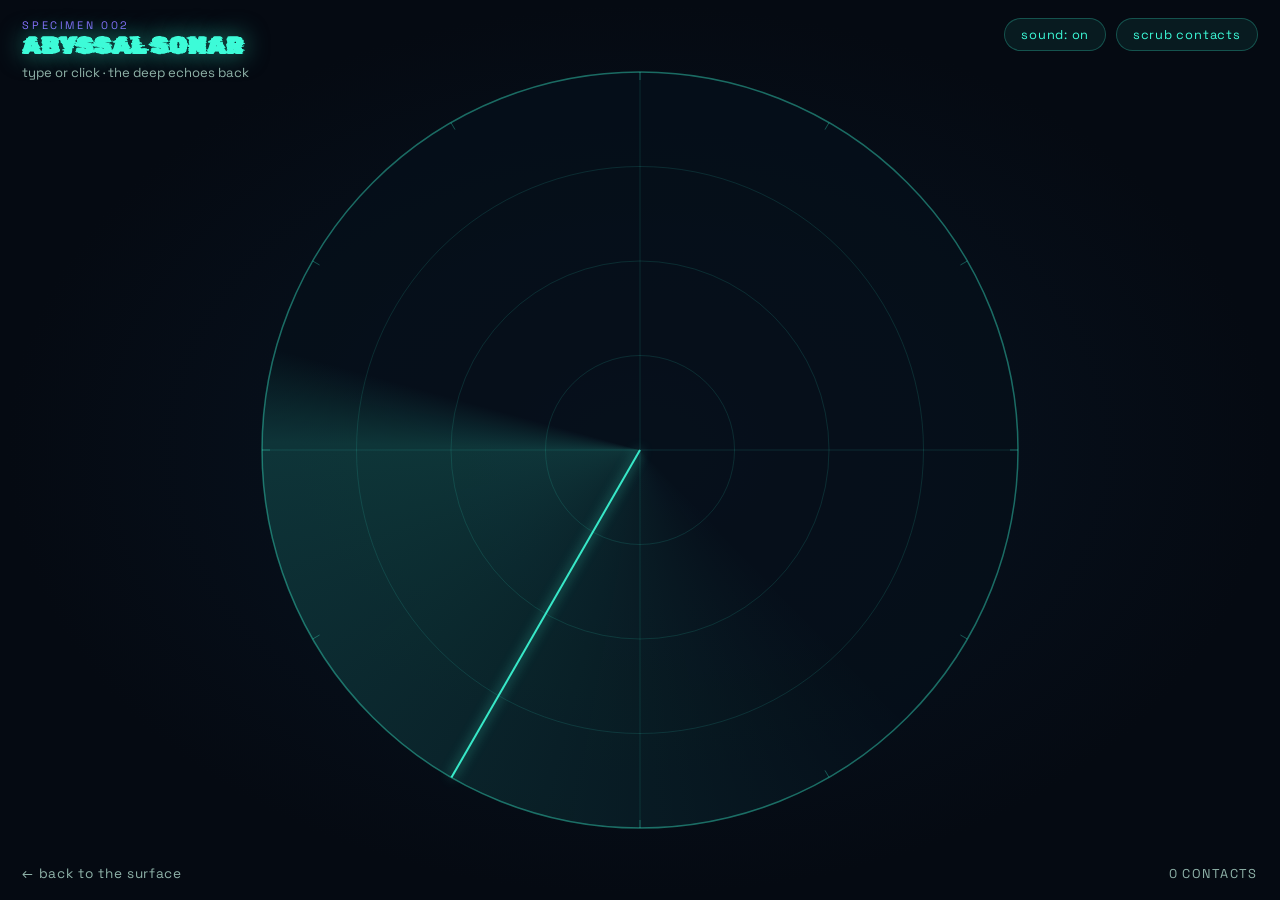
<file: experiments/abyssal-sonar/index.html>
<!DOCTYPE html>
<html lang="en">
<head>
  <meta charset="UTF-8">
  <meta name="viewport" content="width=device-width, initial-scale=1.0">
  <title>Abyssal Sonar — SQUIDZOMBIE specimen 002</title>
  <meta name="description" content="A sonar scope that echoes off your keystrokes and clicks. Every key has its own bearing and its own ping. Sometimes the deep answers back.">
  <link rel="preconnect" href="https://fonts.googleapis.com">
  <link rel="preconnect" href="https://fonts.gstatic.com" crossorigin>
  <link href="https://fonts.googleapis.com/css2?family=Rubik+Glitch&family=Space+Grotesk:wght@400;500;700&display=swap" rel="stylesheet">
  <link rel="icon" href="data:image/svg+xml,<svg xmlns='http://www.w3.org/2000/svg' viewBox='0 0 100 100'><text y='.9em' font-size='90'>📡</text></svg>">
  <style>
    :root {
      --abyss: #050a12;
      --ink: #dff7ef;
      --ink-dim: #8fb3a9;
      --biolume: #3dfbd8;
      --zombie: #8aff5a;
      --violet: #8a6cff;
    }
    * { margin: 0; padding: 0; box-sizing: border-box; }
    html, body { height: 100%; overflow: hidden; }
    body {
      background: radial-gradient(ellipse at 50% 50%, #081524 0%, var(--abyss) 70%);
      font-family: "Space Grotesk", system-ui, sans-serif;
      color: var(--ink);
    }
    #scope { position: fixed; inset: 0; cursor: crosshair; touch-action: none; }
    .hud {
      position: fixed;
      top: 0; left: 0; right: 0;
      display: flex;
      justify-content: space-between;
      align-items: flex-start;
      padding: 1.1rem 1.4rem;
      pointer-events: none;
    }
    .hud a, .hud button { pointer-events: auto; }
    .hud-left .tag { font-size: 0.68rem; letter-spacing: 0.24em; color: var(--violet); }
    .hud-left h1 {
      font-family: "Rubik Glitch", monospace;
      font-size: 1.5rem;
      color: var(--biolume);
      text-shadow: 0 0 24px rgba(61, 251, 216, 0.5);
      letter-spacing: 0.04em;
    }
    .hud-left .hint { color: var(--ink-dim); font-size: 0.82rem; margin-top: 0.3rem; }
    .hud-right { display: flex; gap: 0.6rem; }
    .hud button {
      font-family: inherit;
      font-size: 0.8rem;
      letter-spacing: 0.06em;
      color: var(--biolume);
      background: rgba(61, 251, 216, 0.07);
      border: 1px solid rgba(61, 251, 216, 0.25);
      border-radius: 999px;
      padding: 0.45rem 1rem;
      cursor: pointer;
      transition: border-color 0.2s, background 0.2s;
    }
    .hud button:hover { border-color: var(--biolume); background: rgba(61, 251, 216, 0.14); }
    .back {
      position: fixed;
      bottom: 1.1rem; left: 1.4rem;
      color: var(--ink-dim);
      text-decoration: none;
      font-size: 0.85rem;
      letter-spacing: 0.05em;
    }
    .back:hover { color: var(--biolume); }
    .count {
      position: fixed;
      bottom: 1.1rem; right: 1.4rem;
      color: var(--ink-dim);
      font-size: 0.8rem;
      letter-spacing: 0.1em;
    }
  </style>
</head>
<body>
  <canvas id="scope"></canvas>

  <div class="hud">
    <div class="hud-left">
      <div class="tag">SPECIMEN 002</div>
      <h1>ABYSSAL SONAR</h1>
      <div class="hint">type or click &middot; the deep echoes back</div>
    </div>
    <div class="hud-right">
      <button id="sound">sound: on</button>
      <button id="clear">scrub contacts</button>
    </div>
  </div>

  <a class="back" href="../../">&larr; back to the surface</a>
  <div class="count"><span id="count">0</span> CONTACTS</div>

  <script>
    const canvas = document.getElementById("scope");
    const ctx = canvas.getContext("2d");
    const countEl = document.getElementById("count");

    let W, H, CX, CY, R;
    function resize() {
      W = canvas.width = window.innerWidth;
      H = canvas.height = window.innerHeight;
      CX = W / 2; CY = H / 2;
      R = Math.min(W, H) * 0.42;
    }
    window.addEventListener("resize", resize);
    resize();

    // --- audio: each key has its own ping -----------------------------
    let audioCtx = null;
    let soundOn = true;

    function ensureAudio() {
      if (!audioCtx) {
        try { audioCtx = new (window.AudioContext || window.webkitAudioContext)(); }
        catch (e) { audioCtx = null; }
      }
      if (audioCtx && audioCtx.state === "suspended") audioCtx.resume();
    }

    function ping(freq, vol = 0.12) {
      if (!soundOn || !audioCtx) return;
      const t0 = audioCtx.currentTime;
      // main ping + a fainter delayed echo, like a return off the seafloor
      for (const [delay, gain] of [[0, vol], [0.28, vol * 0.35]]) {
        const osc = audioCtx.createOscillator();
        const g = audioCtx.createGain();
        osc.type = "sine";
        osc.frequency.setValueAtTime(freq, t0 + delay);
        osc.frequency.exponentialRampToValueAtTime(freq * 0.82, t0 + delay + 0.5);
        g.gain.setValueAtTime(0, t0 + delay);
        g.gain.linearRampToValueAtTime(gain, t0 + delay + 0.015);
        g.gain.exponentialRampToValueAtTime(0.0001, t0 + delay + 0.6);
        osc.connect(g).connect(audioCtx.destination);
        osc.start(t0 + delay);
        osc.stop(t0 + delay + 0.65);
      }
    }

    function rumble() {
      if (!soundOn || !audioCtx) return;
      const t0 = audioCtx.currentTime;
      const osc = audioCtx.createOscillator();
      const g = audioCtx.createGain();
      osc.type = "sine";
      osc.frequency.setValueAtTime(52, t0);
      osc.frequency.linearRampToValueAtTime(38, t0 + 2.5);
      g.gain.setValueAtTime(0, t0);
      g.gain.linearRampToValueAtTime(0.09, t0 + 0.6);
      g.gain.exponentialRampToValueAtTime(0.0001, t0 + 3);
      osc.connect(g).connect(audioCtx.destination);
      osc.start(t0);
      osc.stop(t0 + 3.1);
    }

    // --- contacts ------------------------------------------------------
    // Every key gets a stable bearing + range, so typing is learnable:
    // the same letter always pings the same spot.
    const contacts = [];
    const rings = [];          // expanding echo rings
    const MAX_CONTACTS = 90;
    const LIFE = 24;           // seconds before a contact fades away

    function hash(str) {
      let h = 2166136261;
      for (let i = 0; i < str.length; i++) {
        h ^= str.charCodeAt(i);
        h = Math.imul(h, 16777619);
      }
      return h >>> 0;
    }

    function addContact(angle, radius, label, big = false) {
      contacts.push({
        angle, radius, label, big,
        born: performance.now() / 1000,
        bright: 1,                    // lit on arrival, then relit by the beam
        drift: big ? (Math.random() - 0.5) * 0.04 : 0,
      });
      rings.push({ angle, radius, r: 0, alpha: 0.8, big });
      if (contacts.filter(c => !c.big).length > MAX_CONTACTS) {
        const idx = contacts.findIndex(c => !c.big);
        if (idx !== -1) contacts.splice(idx, 1);
      }
    }

    function keyContact(ch) {
      const h1 = hash(ch);
      const h2 = hash(ch + "salt");
      const angle = (h1 % 3600) / 3600 * Math.PI * 2;
      const radius = R * (0.22 + (h2 % 1000) / 1000 * 0.68);
      addContact(angle, radius, ch === " " ? "␣" : ch);
      ping(360 + (h1 % 14) * 42);
    }

    // --- something else is down there ---------------------------------
    let nextVisitor = performance.now() / 1000 + 14 + Math.random() * 20;

    function maybeVisit(now) {
      if (now < nextVisitor) return;
      nextVisitor = now + 25 + Math.random() * 35;
      addContact(Math.random() * Math.PI * 2, R * (0.5 + Math.random() * 0.4), "???", true);
      rumble();
    }

    // --- drawing -------------------------------------------------------
    const SWEEP_PERIOD = 4.2;   // seconds per revolution

    function polar(angle, radius) {
      return { x: CX + Math.cos(angle) * radius, y: CY + Math.sin(angle) * radius };
    }

    function drawScopeFace() {
      // face
      ctx.beginPath();
      ctx.arc(CX, CY, R, 0, Math.PI * 2);
      ctx.fillStyle = "rgba(6, 16, 26, 0.85)";
      ctx.fill();
      ctx.strokeStyle = "rgba(61, 251, 216, 0.4)";
      ctx.lineWidth = 1.5;
      ctx.stroke();

      // range rings
      ctx.strokeStyle = "rgba(61, 251, 216, 0.12)";
      ctx.lineWidth = 1;
      for (let i = 1; i <= 3; i++) {
        ctx.beginPath();
        ctx.arc(CX, CY, R * i / 4, 0, Math.PI * 2);
        ctx.stroke();
      }

      // crosshairs
      ctx.beginPath();
      ctx.moveTo(CX - R, CY); ctx.lineTo(CX + R, CY);
      ctx.moveTo(CX, CY - R); ctx.lineTo(CX, CY + R);
      ctx.stroke();

      // bearing ticks every 30 degrees
      ctx.strokeStyle = "rgba(61, 251, 216, 0.3)";
      for (let d = 0; d < 360; d += 30) {
        const a = d * Math.PI / 180;
        const p1 = polar(a, R);
        const p2 = polar(a, R - 8);
        ctx.beginPath();
        ctx.moveTo(p1.x, p1.y); ctx.lineTo(p2.x, p2.y);
        ctx.stroke();
      }
    }

    function drawSweep(beamAngle) {
      if (ctx.createConicGradient) {
        const grad = ctx.createConicGradient(beamAngle - Math.PI * 0.42, CX, CY);
        grad.addColorStop(0, "rgba(61, 251, 216, 0)");
        grad.addColorStop(0.38, "rgba(61, 251, 216, 0.16)");
        grad.addColorStop(0.42, "rgba(61, 251, 216, 0)");
        grad.addColorStop(1, "rgba(61, 251, 216, 0)");
        ctx.save();
        ctx.beginPath();
        ctx.arc(CX, CY, R, 0, Math.PI * 2);
        ctx.clip();
        ctx.fillStyle = grad;
        ctx.fillRect(CX - R, CY - R, R * 2, R * 2);
        ctx.restore();
      }
      // leading edge
      const tip = polar(beamAngle, R);
      ctx.beginPath();
      ctx.moveTo(CX, CY);
      ctx.lineTo(tip.x, tip.y);
      ctx.strokeStyle = "rgba(61, 251, 216, 0.9)";
      ctx.lineWidth = 2;
      ctx.shadowColor = "rgba(61, 251, 216, 0.9)";
      ctx.shadowBlur = 12;
      ctx.stroke();
      ctx.shadowBlur = 0;
    }

    function angleDelta(a, b) {
      let d = (a - b) % (Math.PI * 2);
      if (d > Math.PI) d -= Math.PI * 2;
      if (d < -Math.PI) d += Math.PI * 2;
      return d;
    }

    let last = performance.now();
    function frame(now) {
      const dt = Math.min(0.05, (now - last) / 1000);
      last = now;
      const t = now / 1000;
      const beamAngle = (t / SWEEP_PERIOD) * Math.PI * 2 % (Math.PI * 2);

      ctx.clearRect(0, 0, W, H);
      drawScopeFace();
      drawSweep(beamAngle);

      // echo rings
      for (let i = rings.length - 1; i >= 0; i--) {
        const ring = rings[i];
        ring.r += dt * (ring.big ? 55 : 90);
        ring.alpha -= dt * (ring.big ? 0.35 : 0.7);
        if (ring.alpha <= 0) { rings.splice(i, 1); continue; }
        const p = polar(ring.angle, ring.radius);
        ctx.beginPath();
        ctx.arc(p.x, p.y, ring.r, 0, Math.PI * 2);
        ctx.strokeStyle = `rgba(${ring.big ? "138, 108, 255" : "61, 251, 216"}, ${ring.alpha})`;
        ctx.lineWidth = ring.big ? 2.5 : 1.5;
        ctx.stroke();
      }

      // contacts
      ctx.textAlign = "center";
      ctx.textBaseline = "middle";
      for (let i = contacts.length - 1; i >= 0; i--) {
        const c = contacts[i];
        const age = t - c.born;
        const lifeLeft = c.big ? 1 - age / 16 : 1 - age / LIFE;
        if (lifeLeft <= 0) { contacts.splice(i, 1); continue; }

        c.angle += c.drift * dt;
        // the beam relights contacts as it passes
        if (Math.abs(angleDelta(beamAngle, c.angle)) < 0.06) {
          c.bright = 1;
          if (c.big) rings.push({ angle: c.angle, radius: c.radius, r: 0, alpha: 0.5, big: true });
        }
        c.bright = Math.max(0.12, c.bright - dt * 0.35);

        const p = polar(c.angle, c.radius);
        const a = c.bright * Math.min(1, lifeLeft * 3);
        const color = c.big ? "138, 108, 255" : "138, 255, 90";

        ctx.beginPath();
        ctx.arc(p.x, p.y, c.big ? 9 : 3.5, 0, Math.PI * 2);
        ctx.fillStyle = `rgba(${color}, ${a})`;
        ctx.shadowColor = `rgba(${color}, ${a})`;
        ctx.shadowBlur = c.big ? 24 : 12;
        ctx.fill();
        ctx.shadowBlur = 0;

        ctx.font = `${c.big ? 15 : 12}px "Space Grotesk", monospace`;
        ctx.fillStyle = `rgba(223, 247, 239, ${a * 0.9})`;
        ctx.fillText(c.label, p.x, p.y - (c.big ? 18 : 12));
      }

      maybeVisit(t);
      countEl.textContent = contacts.length;
      requestAnimationFrame(frame);
    }
    requestAnimationFrame(frame);

    // --- input ---------------------------------------------------------
    window.addEventListener("keydown", (e) => {
      if (e.metaKey || e.ctrlKey || e.altKey) return;
      ensureAudio();
      if (e.key === "Escape") {
        contacts.length = 0;
        return;
      }
      if (e.key.length === 1) {
        e.preventDefault();
        keyContact(e.key.toLowerCase());
      }
    });

    canvas.addEventListener("pointerdown", (e) => {
      ensureAudio();
      const dx = e.clientX - CX, dy = e.clientY - CY;
      const angle = Math.atan2(dy, dx);
      const radius = Math.min(Math.hypot(dx, dy), R * 0.95);
      addContact(angle, radius, "✕");
      ping(300 + (radius / R) * 400);
    });

    // --- controls ------------------------------------------------------
    const soundBtn = document.getElementById("sound");
    soundBtn.addEventListener("click", () => {
      soundOn = !soundOn;
      if (soundOn) ensureAudio();
      soundBtn.textContent = `sound: ${soundOn ? "on" : "off"}`;
    });

    document.getElementById("clear").addEventListener("click", () => {
      contacts.length = 0;
      rings.length = 0;
    });
  </script>
</body>
</html>
</file>
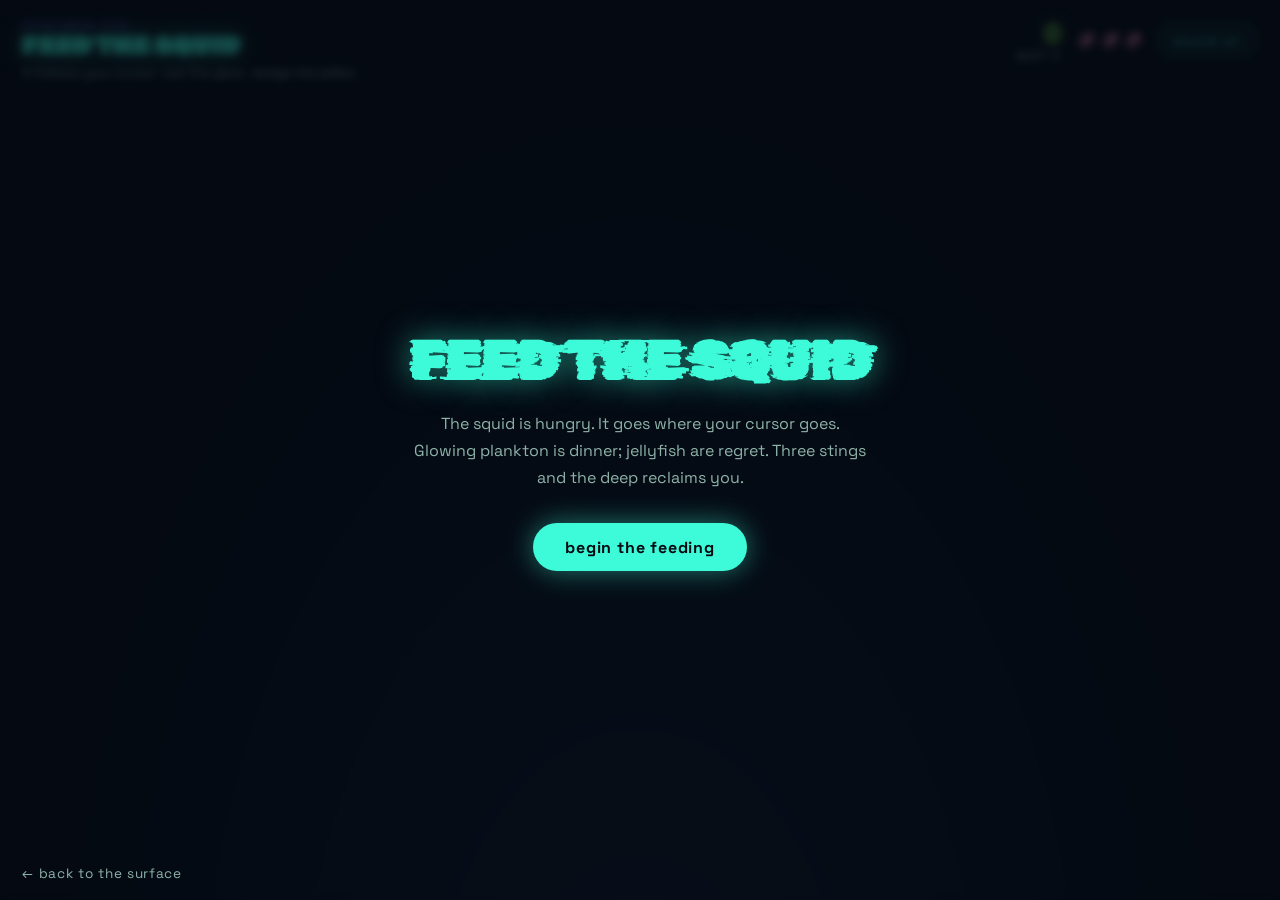
<file: experiments/feed-the-squid/index.html>
<!DOCTYPE html>
<html lang="en">
<head>
  <meta charset="UTF-8">
  <meta name="viewport" content="width=device-width, initial-scale=1.0">
  <title>Feed the Squid — SQUIDZOMBIE specimen 003</title>
  <meta name="description" content="An arcade snack break. The zombie squid follows your cursor — eat the glowing plankton, dodge the jellyfish.">
  <link rel="preconnect" href="https://fonts.googleapis.com">
  <link rel="preconnect" href="https://fonts.gstatic.com" crossorigin>
  <link href="https://fonts.googleapis.com/css2?family=Rubik+Glitch&family=Space+Grotesk:wght@400;500;700&display=swap" rel="stylesheet">
  <link rel="icon" href="data:image/svg+xml,<svg xmlns='http://www.w3.org/2000/svg' viewBox='0 0 100 100'><text y='.9em' font-size='90'>🦑</text></svg>">
  <style>
    :root {
      --abyss: #050a12;
      --ink: #dff7ef;
      --ink-dim: #8fb3a9;
      --biolume: #3dfbd8;
      --zombie: #8aff5a;
      --violet: #8a6cff;
      --danger: #ff5a8a;
    }
    * { margin: 0; padding: 0; box-sizing: border-box; }
    html, body { height: 100%; overflow: hidden; }
    body {
      background: radial-gradient(ellipse at 50% 120%, #0e1c2e 0%, var(--abyss) 65%);
      font-family: "Space Grotesk", system-ui, sans-serif;
      color: var(--ink);
    }
    #sea { position: fixed; inset: 0; cursor: none; touch-action: none; }
    .hud {
      position: fixed;
      top: 0; left: 0; right: 0;
      display: flex;
      justify-content: space-between;
      align-items: flex-start;
      padding: 1.1rem 1.4rem;
      pointer-events: none;
    }
    .hud button { pointer-events: auto; }
    .hud-left .tag { font-size: 0.68rem; letter-spacing: 0.24em; color: var(--violet); }
    .hud-left h1 {
      font-family: "Rubik Glitch", monospace;
      font-size: 1.5rem;
      color: var(--biolume);
      text-shadow: 0 0 24px rgba(61, 251, 216, 0.5);
      letter-spacing: 0.04em;
    }
    .hud-left .hint { color: var(--ink-dim); font-size: 0.82rem; margin-top: 0.3rem; }
    .hud-right { display: flex; gap: 0.6rem; align-items: center; }
    .score-box { text-align: right; margin-right: 0.4rem; }
    .score-box .score {
      font-size: 1.5rem;
      font-weight: 700;
      color: var(--zombie);
      text-shadow: 0 0 16px rgba(138, 255, 90, 0.5);
    }
    .score-box .best { font-size: 0.72rem; color: var(--ink-dim); letter-spacing: 0.1em; }
    .lives { font-size: 1rem; letter-spacing: 0.2em; }
    .hud button {
      font-family: inherit;
      font-size: 0.8rem;
      letter-spacing: 0.06em;
      color: var(--biolume);
      background: rgba(61, 251, 216, 0.07);
      border: 1px solid rgba(61, 251, 216, 0.25);
      border-radius: 999px;
      padding: 0.45rem 1rem;
      cursor: pointer;
      transition: border-color 0.2s, background 0.2s;
    }
    .hud button:hover { border-color: var(--biolume); background: rgba(61, 251, 216, 0.14); }
    .back {
      position: fixed;
      bottom: 1.1rem; left: 1.4rem;
      color: var(--ink-dim);
      text-decoration: none;
      font-size: 0.85rem;
      letter-spacing: 0.05em;
      z-index: 3;
    }
    .back:hover { color: var(--biolume); }
    .overlay {
      position: fixed;
      inset: 0;
      display: flex;
      flex-direction: column;
      align-items: center;
      justify-content: center;
      gap: 1rem;
      background: rgba(5, 10, 18, 0.72);
      backdrop-filter: blur(4px);
      z-index: 2;
      text-align: center;
      padding: 2rem;
    }
    .overlay.hidden { display: none; }
    .overlay h2 {
      font-family: "Rubik Glitch", monospace;
      font-size: clamp(2rem, 7vw, 3.4rem);
      color: var(--biolume);
      text-shadow: 0 0 32px rgba(61, 251, 216, 0.5);
    }
    .overlay p { color: var(--ink-dim); max-width: 46ch; line-height: 1.7; }
    .overlay .big-score { font-size: 2.4rem; font-weight: 700; color: var(--zombie); }
    .overlay button {
      font-family: inherit;
      font-size: 1rem;
      letter-spacing: 0.05em;
      padding: 0.85rem 2rem;
      border-radius: 999px;
      border: none;
      cursor: pointer;
      background: var(--biolume);
      color: var(--abyss);
      box-shadow: 0 0 28px rgba(61, 251, 216, 0.45);
      font-weight: 700;
    }
    .overlay button:hover { box-shadow: 0 0 40px rgba(61, 251, 216, 0.7); }
  </style>
</head>
<body>
  <canvas id="sea"></canvas>

  <div class="hud">
    <div class="hud-left">
      <div class="tag">SPECIMEN 003</div>
      <h1>FEED THE SQUID</h1>
      <div class="hint">it follows your cursor &middot; eat the glow &middot; dodge the jellies</div>
    </div>
    <div class="hud-right">
      <div class="score-box">
        <div class="score" id="score">0</div>
        <div class="best">BEST <span id="best">0</span></div>
      </div>
      <div class="lives" id="lives">🦑🦑🦑</div>
      <button id="sound">sound: on</button>
    </div>
  </div>

  <a class="back" href="../../">&larr; back to the surface</a>

  <div class="overlay" id="overlay">
    <h2 id="overlay-title">FEED THE SQUID</h2>
    <p id="overlay-text">
      The squid is hungry. It goes where your cursor goes. Glowing plankton
      is dinner; jellyfish are regret. Three stings and the deep reclaims you.
    </p>
    <div class="big-score hidden" id="overlay-score"></div>
    <button id="start">begin the feeding</button>
  </div>

  <script>
    const canvas = document.getElementById("sea");
    const ctx = canvas.getContext("2d");
    const scoreEl = document.getElementById("score");
    const bestEl = document.getElementById("best");
    const livesEl = document.getElementById("lives");
    const overlay = document.getElementById("overlay");
    const overlayTitle = document.getElementById("overlay-title");
    const overlayText = document.getElementById("overlay-text");
    const overlayScore = document.getElementById("overlay-score");

    let W, H;
    function resize() { W = canvas.width = innerWidth; H = canvas.height = innerHeight; }
    addEventListener("resize", resize);
    resize();

    // --- audio ---------------------------------------------------------
    let audioCtx = null, soundOn = true;
    function ensureAudio() {
      if (!audioCtx) {
        try { audioCtx = new (window.AudioContext || window.webkitAudioContext)(); } catch (e) {}
      }
      if (audioCtx && audioCtx.state === "suspended") audioCtx.resume();
    }
    function blip(freq, dur = 0.18, vol = 0.1, type = "sine") {
      if (!soundOn || !audioCtx) return;
      const t0 = audioCtx.currentTime;
      const osc = audioCtx.createOscillator();
      const g = audioCtx.createGain();
      osc.type = type;
      osc.frequency.setValueAtTime(freq, t0);
      osc.frequency.exponentialRampToValueAtTime(freq * 1.5, t0 + dur);
      g.gain.setValueAtTime(vol, t0);
      g.gain.exponentialRampToValueAtTime(0.0001, t0 + dur);
      osc.connect(g).connect(audioCtx.destination);
      osc.start(t0); osc.stop(t0 + dur + 0.02);
    }
    function hurtSound() {
      if (!soundOn || !audioCtx) return;
      const t0 = audioCtx.currentTime;
      const osc = audioCtx.createOscillator();
      const g = audioCtx.createGain();
      osc.type = "sawtooth";
      osc.frequency.setValueAtTime(160, t0);
      osc.frequency.exponentialRampToValueAtTime(50, t0 + 0.4);
      g.gain.setValueAtTime(0.12, t0);
      g.gain.exponentialRampToValueAtTime(0.0001, t0 + 0.45);
      osc.connect(g).connect(audioCtx.destination);
      osc.start(t0); osc.stop(t0 + 0.5);
    }

    // --- state ---------------------------------------------------------
    const PENTA = [392, 440, 494, 587, 659, 784];   // pentatonic-ish ladder
    let state = "start";                            // start | play | over
    let score = 0, lives = 3, combo = 0, comboTime = 0;
    let best = 0;
    try { best = Number(localStorage.getItem("squid-best") || 0); } catch (e) {}
    bestEl.textContent = best;

    const squid = { x: innerWidth / 2, y: innerHeight / 2, vx: 0, vy: 0, angle: 0, hurt: 0 };
    const target = { x: innerWidth / 2, y: innerHeight / 2 };
    const plankton = [], jellies = [], pops = [];
    let plankTimer = 0, jellyTimer = 0, shake = 0;

    // tentacles: chains of points that follow the head
    const TENTS = 7, SEGS = 11, SEGLEN = 11;
    const tents = Array.from({ length: TENTS }, (_, i) => ({
      spread: (i - (TENTS - 1) / 2) * 0.24,
      pts: Array.from({ length: SEGS }, () => ({ x: squid.x, y: squid.y })),
    }));

    function reset() {
      score = 0; lives = 3; combo = 0;
      plankton.length = 0; jellies.length = 0; pops.length = 0;
      plankTimer = 0; jellyTimer = 2;
      squid.x = W / 2; squid.y = H / 2; squid.vx = squid.vy = 0; squid.hurt = 0;
      scoreEl.textContent = "0";
      livesEl.textContent = "🦑🦑🦑";
    }

    // --- spawning ------------------------------------------------------
    function spawnPlankton() {
      plankton.push({
        x: 40 + Math.random() * (W - 80),
        y: 40 + Math.random() * (H - 80),
        r: 5 + Math.random() * 3,
        phase: Math.random() * Math.PI * 2,
        color: Math.random() < 0.5 ? "61, 251, 216" : "138, 255, 90",
      });
    }
    function spawnJelly() {
      const fromLeft = Math.random() < 0.5;
      const speed = (0.6 + Math.random() * 0.7) * (1 + score / 40);
      jellies.push({
        x: fromLeft ? -40 : W + 40,
        y: 60 + Math.random() * (H - 160),
        vx: fromLeft ? speed : -speed,
        phase: Math.random() * Math.PI * 2,
        r: 17 + Math.random() * 8,
      });
    }

    // --- drawing helpers ----------------------------------------------
    function drawSquid(t) {
      const speed = Math.hypot(squid.vx, squid.vy);
      if (speed > 0.5) {
        const targetAngle = Math.atan2(squid.vy, squid.vx);
        let d = targetAngle - squid.angle;
        while (d > Math.PI) d -= Math.PI * 2;
        while (d < -Math.PI) d += Math.PI * 2;
        squid.angle += d * 0.15;
      }
      const a = squid.angle;
      const back = { x: squid.x - Math.cos(a) * 16, y: squid.y - Math.sin(a) * 16 };

      // tentacles trail behind the head
      for (const tent of tents) {
        const anchorA = a + Math.PI + tent.spread;
        tent.pts[0].x = back.x + Math.cos(anchorA) * 6;
        tent.pts[0].y = back.y + Math.sin(anchorA) * 6;
        for (let i = 1; i < SEGS; i++) {
          const p = tent.pts[i], q = tent.pts[i - 1];
          const dx = p.x - q.x, dy = p.y - q.y;
          const dist = Math.hypot(dx, dy) || 1;
          const sway = Math.sin(t * 3 + i + tent.spread * 8) * 0.6;
          p.x = q.x + (dx / dist) * SEGLEN + sway * 0.4;
          p.y = q.y + (dy / dist) * SEGLEN + sway * 0.4 + 0.25; // slight droop
        }
        ctx.beginPath();
        ctx.moveTo(tent.pts[0].x, tent.pts[0].y);
        for (let i = 1; i < SEGS; i++) ctx.lineTo(tent.pts[i].x, tent.pts[i].y);
        ctx.strokeStyle = squid.hurt > 0 && Math.floor(t * 10) % 2
          ? "rgba(255, 90, 138, 0.8)" : "rgba(42, 167, 139, 0.85)";
        ctx.lineWidth = 4.5;
        ctx.lineCap = "round";
        ctx.stroke();
      }

      // mantle
      ctx.save();
      ctx.translate(squid.x, squid.y);
      ctx.rotate(a + Math.PI / 2);
      const flash = squid.hurt > 0 && Math.floor(t * 10) % 2;
      const grad = ctx.createRadialGradient(0, -8, 4, 0, 0, 34);
      grad.addColorStop(0, flash ? "#ffb3c8" : "#9df7e2");
      grad.addColorStop(0.6, flash ? "#ff5a8a" : "#3ecfae");
      grad.addColorStop(1, flash ? "#8a1f3d" : "#1a7a66");
      ctx.beginPath();
      ctx.ellipse(0, -6, 17, 26, 0, 0, Math.PI * 2);
      ctx.fillStyle = grad;
      ctx.shadowColor = "rgba(61, 251, 216, 0.6)";
      ctx.shadowBlur = 18;
      ctx.fill();
      ctx.shadowBlur = 0;

      // zombie stitch
      ctx.strokeStyle = "#0d3d33";
      ctx.lineWidth = 1.6;
      ctx.beginPath(); ctx.moveTo(-9, -16); ctx.quadraticCurveTo(0, -12, 9, -16); ctx.stroke();
      ctx.beginPath(); ctx.moveTo(-5, -19); ctx.lineTo(-4, -12); ctx.stroke();
      ctx.beginPath(); ctx.moveTo(3, -18); ctx.lineTo(4, -11); ctx.stroke();

      // eyes — pupils aim at the nearest snack
      let ex = 0, ey = 1;
      let nearest = null, nd = Infinity;
      for (const p of plankton) {
        const d = Math.hypot(p.x - squid.x, p.y - squid.y);
        if (d < nd) { nd = d; nearest = p; }
      }
      if (nearest) {
        const na = Math.atan2(nearest.y - squid.y, nearest.x - squid.x) - (a + Math.PI / 2);
        ex = Math.cos(na); ey = Math.sin(na);
      }
      for (const side of [-1, 1]) {
        ctx.beginPath();
        ctx.arc(side * 8, 2, 6.5, 0, Math.PI * 2);
        ctx.fillStyle = "#f4fff9";
        ctx.fill();
        ctx.beginPath();
        ctx.arc(side * 8 + ex * 2.6, 2 + ey * 2.6, 3, 0, Math.PI * 2);
        ctx.fillStyle = "#0b1420";
        ctx.fill();
      }
      // droopy zombie eyelid on the right eye
      ctx.beginPath();
      ctx.arc(8, 0.4, 6.8, Math.PI, Math.PI * 1.85);
      ctx.lineTo(8, 0.4);
      ctx.closePath();
      ctx.fillStyle = flash ? "#ff5a8a" : "#2aa78b";
      ctx.fill();
      ctx.restore();
    }

    function drawJelly(j, t) {
      const bob = Math.sin(t * 2 + j.phase) * 8;
      ctx.save();
      ctx.translate(j.x, j.y + bob);
      // threads
      ctx.strokeStyle = "rgba(255, 90, 138, 0.5)";
      ctx.lineWidth = 1.6;
      for (let k = -2; k <= 2; k++) {
        ctx.beginPath();
        ctx.moveTo(k * j.r * 0.3, j.r * 0.3);
        ctx.quadraticCurveTo(
          k * j.r * 0.4 + Math.sin(t * 4 + k + j.phase) * 5, j.r * 1.4,
          k * j.r * 0.35 + Math.sin(t * 3 + k) * 8, j.r * 2.3
        );
        ctx.stroke();
      }
      // dome
      ctx.beginPath();
      ctx.arc(0, 0, j.r, Math.PI, 0);
      ctx.quadraticCurveTo(j.r * 0.6, j.r * 0.55, 0, j.r * 0.5);
      ctx.quadraticCurveTo(-j.r * 0.6, j.r * 0.55, -j.r, 0);
      ctx.fillStyle = "rgba(255, 90, 138, 0.6)";
      ctx.shadowColor = "rgba(255, 90, 138, 0.8)";
      ctx.shadowBlur = 16;
      ctx.fill();
      ctx.shadowBlur = 0;
      ctx.restore();
    }

    // --- main loop -----------------------------------------------------
    let last = performance.now();
    function frame(now) {
      const dt = Math.min(0.05, (now - last) / 1000);
      last = now;
      const t = now / 1000;

      ctx.clearRect(0, 0, W, H);
      ctx.save();
      if (shake > 0) {
        shake -= dt * 3;
        ctx.translate((Math.random() - 0.5) * shake * 14, (Math.random() - 0.5) * shake * 14);
      }

      if (state === "play") {
        // squid physics: spring toward cursor
        squid.vx += (target.x - squid.x) * 0.045;
        squid.vy += (target.y - squid.y) * 0.045;
        squid.vx *= 0.88; squid.vy *= 0.88;
        squid.x += squid.vx; squid.y += squid.vy;

        if (squid.hurt > 0) squid.hurt -= dt;
        if (comboTime > 0) { comboTime -= dt; } else { combo = 0; }

        // plankton lifecycle
        plankTimer -= dt;
        if (plankTimer <= 0 && plankton.length < 8) {
          spawnPlankton();
          plankTimer = 0.7 + Math.random() * 0.7;
        }
        for (let i = plankton.length - 1; i >= 0; i--) {
          const p = plankton[i];
          p.x += Math.sin(t * 1.5 + p.phase) * 0.3;
          p.y += Math.cos(t * 1.2 + p.phase) * 0.25;
          if (Math.hypot(p.x - squid.x, p.y - squid.y) < 30) {
            plankton.splice(i, 1);
            combo = Math.min(combo + 1, PENTA.length);
            comboTime = 2;
            score += combo;
            scoreEl.textContent = score;
            blip(PENTA[combo - 1], 0.16, 0.11);
            pops.push({ x: p.x, y: p.y, text: "+" + combo, alpha: 1, color: p.color });
          }
        }

        // jellyfish lifecycle
        jellyTimer -= dt;
        const maxJellies = Math.min(7, 2 + Math.floor(score / 15));
        if (jellyTimer <= 0 && jellies.length < maxJellies) {
          spawnJelly();
          jellyTimer = 2.2 + Math.random() * 2;
        }
        for (let i = jellies.length - 1; i >= 0; i--) {
          const j = jellies[i];
          j.x += j.vx;
          if (j.x < -80 || j.x > W + 80) { jellies.splice(i, 1); continue; }
          if (squid.hurt <= 0 &&
              Math.hypot(j.x - squid.x, j.y + Math.sin(t * 2 + j.phase) * 8 - squid.y) < j.r + 20) {
            lives--;
            squid.hurt = 2;
            combo = 0;
            shake = 1;
            hurtSound();
            livesEl.textContent = "🦑".repeat(Math.max(0, lives)) || "💀";
            if (lives <= 0) gameOver();
          }
        }
      }

      // draw world
      for (const p of plankton) {
        const pulse = 1 + Math.sin(t * 4 + p.phase) * 0.25;
        ctx.beginPath();
        ctx.arc(p.x, p.y, p.r * pulse, 0, Math.PI * 2);
        ctx.fillStyle = `rgba(${p.color}, 0.9)`;
        ctx.shadowColor = `rgba(${p.color}, 1)`;
        ctx.shadowBlur = 16;
        ctx.fill();
        ctx.shadowBlur = 0;
      }
      for (const j of jellies) drawJelly(j, t);
      if (state !== "start") drawSquid(t);

      // score pops
      ctx.textAlign = "center";
      ctx.font = "700 15px 'Space Grotesk', sans-serif";
      for (let i = pops.length - 1; i >= 0; i--) {
        const p = pops[i];
        p.y -= 30 * dt;
        p.alpha -= dt * 1.4;
        if (p.alpha <= 0) { pops.splice(i, 1); continue; }
        ctx.fillStyle = `rgba(${p.color}, ${p.alpha})`;
        ctx.fillText(p.text, p.x, p.y);
      }

      ctx.restore();
      requestAnimationFrame(frame);
    }
    requestAnimationFrame(frame);

    function gameOver() {
      state = "over";
      if (score > best) {
        best = score;
        bestEl.textContent = best;
        try { localStorage.setItem("squid-best", String(best)); } catch (e) {}
      }
      overlayTitle.textContent = "THE DEEP RECLAIMS YOU";
      overlayText.textContent = score >= best && score > 0
        ? "A new record. The squid remembers its finest feeding."
        : "The jellies got the better of it. The squid does not blame you. Much.";
      overlayScore.textContent = score + " SNACKS";
      overlayScore.classList.remove("hidden");
      document.getElementById("start").textContent = "feed again";
      overlay.classList.remove("hidden");
    }

    // --- input ---------------------------------------------------------
    addEventListener("pointermove", (e) => { target.x = e.clientX; target.y = e.clientY; });
    document.getElementById("start").addEventListener("click", () => {
      ensureAudio();
      reset();
      state = "play";
      overlay.classList.add("hidden");
      blip(523, 0.2, 0.1);
    });
    const soundBtn = document.getElementById("sound");
    soundBtn.addEventListener("click", () => {
      soundOn = !soundOn;
      if (soundOn) ensureAudio();
      soundBtn.textContent = `sound: ${soundOn ? "on" : "off"}`;
    });
  </script>
</body>
</html>
</file>
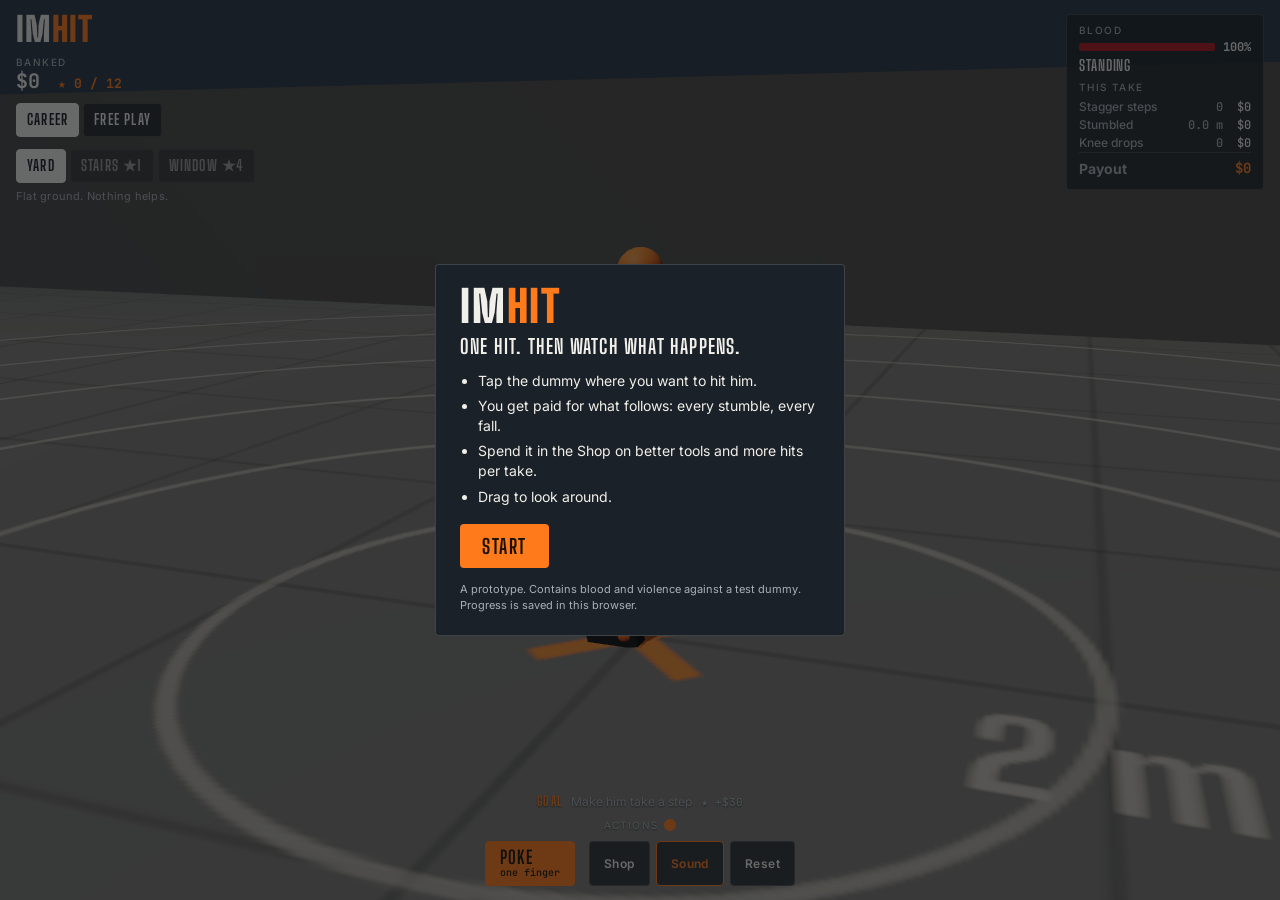
<file: experiments/imhit/index.html>
<!doctype html>
<html lang="en">
<head>
<meta charset="utf-8">
<meta name="viewport" content="width=device-width, initial-scale=1, viewport-fit=cover">
<meta name="description" content="A physics toy with a career. Hit a test dummy once and get paid for what happens next. A prototype; contains blood.">
<meta name="theme-color" content="#2b3540">
<meta property="og:title" content="IMHIT">
<meta property="og:description" content="One hit. Then watch what happens. A physics toy with a career.">
<meta property="og:type" content="website">
<link rel="icon" href="../../favicon.svg" type="image/svg+xml">
<link rel="preconnect" href="https://fonts.googleapis.com">
<link rel="preconnect" href="https://fonts.gstatic.com" crossorigin>
<title>IMHIT — one hit, then watch what happens</title>
<link rel="stylesheet" href="https://fonts.googleapis.com/css2?family=Big+Shoulders+Display:wght@700;900&family=Inter:wght@400;500;600&family=JetBrains+Mono:wght@500;700&display=swap">
<style>
  /* Layout: one full-screen test yard. HUD sits in the corners like stencilled site signage; the centre stays clear for the stagger. */
  /* Single committed look (a concrete yard at dusk), so every colour is set explicitly. */
  :root {
    color-scheme: dark;
    --sky: #2b3540;          /* fog and backdrop, slate with a blue bias */
    --concrete: #8d949b;
    --ink: #f1efe9;          /* HUD text, warm white */
    --ink-dim: #a9b0b6;
    --panel: rgba(24, 30, 37, 0.78);
    --line: rgba(241, 239, 233, 0.16);
    --hazard: #ff7a1a;       /* safety orange: the dummy and the one accent */
    --hazard-ink: #1b1206;
    --blood: #b3151c;        /* the blood gauge; darker reds in the scene are derived in game.js */
    --font-display: "Big Shoulders Display", "Arial Narrow", Impact, sans-serif;
    --font-body: Inter, system-ui, "Segoe UI", sans-serif;
    --font-data: "JetBrains Mono", ui-monospace, Menlo, monospace;
    --gutter-l: max(16px, env(safe-area-inset-left, 0px));
    --gutter-r: max(16px, env(safe-area-inset-right, 0px));
  }
  html, body { height: 100%; }
  [hidden] { display: none !important; }
  body { margin: 0; background: var(--sky); color: var(--ink); font-family: var(--font-body); overflow: hidden; }
  #app { position: relative; height: 100%; overflow: hidden; touch-action: none; user-select: none; -webkit-user-select: none; }
  #view { position: absolute; inset: 0; width: 100%; height: 100%; display: block; cursor: crosshair; }

  .hud { position: absolute; pointer-events: none; }
  .hud > * { pointer-events: auto; }
  .brand { top: 14px; left: var(--gutter-l); display: flex; flex-direction: column; gap: 2px; }
  .brand h1 { margin: 0; font: 900 34px/0.9 var(--font-display); letter-spacing: 0.04em; }
  .brand h1 span { color: var(--hazard); }
  .brand p { margin: 0; font-size: 11px; letter-spacing: 0.14em; text-transform: uppercase; color: var(--ink-dim); }
  .bank { margin-top: 10px; font: 700 20px/1 var(--font-data); font-variant-numeric: tabular-nums; }
  .bank small { display: block; margin-bottom: 4px; font: 500 10px/1 var(--font-body); letter-spacing: 0.14em; text-transform: uppercase; color: var(--ink-dim); }

  .levels { display: flex; gap: 4px; margin-top: 10px; }
  .level { min-height: 34px; padding: 4px 10px; background: var(--panel); border: 1px solid var(--line); border-radius: 4px; cursor: pointer; font: 700 15px/1 var(--font-display); letter-spacing: 0.08em; text-transform: uppercase; }
  .level[aria-pressed="true"] { background: var(--ink); border-color: var(--ink); color: #171b20; }
  .level:focus-visible { outline: 2px solid var(--hazard); outline-offset: 2px; }
  .brand .blurb { margin-top: 4px; font-size: 11px; letter-spacing: 0.02em; text-transform: none; color: var(--ink-dim); max-width: 22ch; }
  .stars { margin-left: 6px; font: 700 13px/1 var(--font-data); color: var(--hazard); }
  .modes { display: flex; gap: 4px; margin-top: 10px; }
  .level:disabled { opacity: 0.5; cursor: default; }
  .pips { display: flex; align-items: center; gap: 6px; min-height: 16px; }
  .pip-label { font-size: 10px; letter-spacing: 0.14em; text-transform: uppercase; color: var(--ink-dim); text-shadow: 0 1px 2px rgba(0,0,0,0.6); }
  .pip { width: 12px; height: 12px; border-radius: 50%; border: 2px solid var(--ink); box-sizing: border-box; }
  .pip.on { background: var(--hazard); border-color: var(--hazard); }
  .pips.nudge { animation: nudge 0.25s; }
  @keyframes nudge { 25% { transform: translateX(-5px); } 75% { transform: translateX(5px); } }
  .hint b { margin-right: 6px; font: 700 13px/1 var(--font-display); letter-spacing: 0.1em; text-transform: uppercase; color: var(--hazard); }
  .hint { color: var(--ink); }
  .hint span { margin-left: 6px; color: var(--ink-dim); font: 500 11px/1 var(--font-data); }
  .util.ready { border-color: var(--hazard); color: var(--hazard); }
  .result-goals { list-style: none; margin: 0 0 12px; padding: 0; display: flex; flex-direction: column; gap: 4px; text-align: left; font-size: 12px; }
  .result-goals:empty { display: none; }
  .result-goals li { display: flex; gap: 8px; align-items: baseline; }
  .result-goals span { width: 1em; color: var(--hazard); font-weight: 700; }
  .result-goals em { margin-left: auto; padding-left: 12px; font: 700 12px/1 var(--font-data); font-style: normal; color: var(--hazard); }
  .result-goals .save-for { color: var(--ink-dim); }
  .result-goals .save-for span { color: var(--ink-dim); }
  .result-actions { display: flex; gap: 8px; justify-content: center; align-items: stretch; }
  .shop { inset: 0; display: flex; justify-content: flex-end; background: rgba(12, 15, 19, 0.55); pointer-events: auto; z-index: 5; }
  .shop[hidden] { display: none; }
  .shop-card { width: min(430px, 100%); height: 100%; display: flex; flex-direction: column; background: #1b2128; border-left: 1px solid var(--line); box-sizing: border-box; }
  .shop-card header, .shop-card footer { display: flex; gap: 8px; align-items: center; justify-content: space-between; padding: 12px max(16px, env(safe-area-inset-right, 0px)) 12px 16px; border-bottom: 1px solid var(--line); }
  .shop-card footer { border-bottom: 0; border-top: 1px solid var(--line); flex-wrap: wrap; }
  .shop-card h2 { margin: 0; font: 900 26px/1 var(--font-display); letter-spacing: 0.06em; text-transform: uppercase; }
  .shop-card header p { margin: 4px 0 0; font: 500 12px/1.2 var(--font-data); color: var(--ink-dim); }
  .shop-list { flex: 1; min-height: 0; overflow-y: auto; padding: 4px max(16px, env(safe-area-inset-right, 0px)) 16px 16px; }
  .shop-list h3 { margin: 16px 0 6px; font: 500 10px/1 var(--font-body); letter-spacing: 0.14em; text-transform: uppercase; color: var(--ink-dim); }
  .shop-list h4 { margin: 10px 0 4px; font: 700 15px/1 var(--font-display); letter-spacing: 0.08em; text-transform: uppercase; }
  .item { display: flex; gap: 12px; align-items: center; justify-content: space-between; padding: 8px 0; border-top: 1px solid var(--line); }
  .item > div { min-width: 0; }
  .item b { font: 700 17px/1 var(--font-display); letter-spacing: 0.05em; text-transform: uppercase; }
  .item p { margin: 3px 0 0; font-size: 12px; line-height: 1.35; color: var(--ink-dim); }
  .item.owned b, .item.owned p { color: var(--ink-dim); }
  .tag { font: 500 11px/1 var(--font-data); color: var(--ink-dim); }
  .buy { flex: none; min-width: 84px; min-height: 40px; padding: 6px 10px; background: var(--hazard); color: var(--hazard-ink); border: 0; border-radius: 4px; cursor: pointer; font: 700 14px/1.1 var(--font-data); }
  .buy small { display: block; font: 500 9px/1.2 var(--font-body); }
  .buy:disabled { background: transparent; color: var(--ink-dim); border: 1px solid var(--line); cursor: default; }
  .buy:focus-visible { outline: 2px solid var(--ink); outline-offset: 2px; }
  .goals { list-style: none; margin: 0; padding: 0; font-size: 13px; }
  .goals li { display: flex; gap: 8px; padding: 3px 0; color: var(--ink-dim); }
  .goals li.got { color: var(--ink); }
  .goals span { color: var(--hazard); }
  .goals em { margin-left: auto; font: 500 12px/1.4 var(--font-data); font-style: normal; }
  .intro { inset: 0; display: flex; align-items: center; justify-content: center; padding: 16px var(--gutter-r) 16px var(--gutter-l); background: rgba(12, 15, 19, 0.6); pointer-events: auto; z-index: 6; }
  .intro[hidden] { display: none; }
  .intro-card { max-width: 360px; padding: 22px 24px; background: #1b2128; border: 1px solid var(--line); border-radius: 4px; }
  .intro-card h2 { margin: 0; font: 900 44px/0.9 var(--font-display); letter-spacing: 0.04em; }
  .intro-card h2 span { color: var(--hazard); }
  .intro-card .lede { margin: 8px 0 14px; font: 700 20px/1.1 var(--font-display); letter-spacing: 0.06em; text-transform: uppercase; }
  .intro-card ul { margin: 0 0 18px; padding-left: 18px; display: flex; flex-direction: column; gap: 6px; font-size: 14px; line-height: 1.4; }
  .intro-card small { display: block; margin-top: 14px; font-size: 11px; line-height: 1.4; color: var(--ink-dim); }
  .take { top: 14px; right: var(--gutter-r); min-width: 172px; padding: 10px 12px; background: var(--panel); border: 1px solid var(--line); border-radius: 4px; }
  .vital { display: flex; align-items: center; gap: 8px; margin-bottom: 4px; }
  .vital .track { flex: 1; height: 8px; background: rgba(241, 239, 233, 0.12); border-radius: 2px; overflow: hidden; }
  .vital .fill { height: 100%; width: 100%; background: var(--blood); transition: width 0.12s linear; }
  .vital b { font: 700 12px/1 var(--font-data); font-variant-numeric: tabular-nums; min-width: 4ch; text-align: right; }
  .condition { margin: 0 0 8px; font: 700 15px/1.1 var(--font-display); letter-spacing: 0.06em; text-transform: uppercase; color: var(--ink); min-height: 1.1em; }
  .take h2 { margin: 0 0 6px; font: 500 10px/1 var(--font-body); letter-spacing: 0.14em; text-transform: uppercase; color: var(--ink-dim); }
  .take table { border-collapse: collapse; width: 100%; font: 500 12px/1.5 var(--font-data); font-variant-numeric: tabular-nums; }
  .take td { padding: 0; }
  .take td:first-child { font-family: var(--font-body); color: var(--ink-dim); }
  .take td:nth-child(2) { text-align: right; padding: 0 10px; color: var(--ink-dim); }
  .take td:last-child { text-align: right; }
  .take tfoot td { padding-top: 5px; border-top: 1px solid var(--line); font-weight: 700; font-size: 14px; color: var(--ink); }
  .take tfoot td:last-child { color: var(--hazard); }

  .bar { left: var(--gutter-l); right: var(--gutter-r); bottom: 14px; display: flex; flex-direction: column; align-items: center; gap: 8px; }
  .hint { margin: 0; font-size: 12px; color: var(--ink-dim); text-align: center; text-shadow: 0 1px 2px rgba(0,0,0,0.6); }
  .row { display: flex; flex-wrap: wrap; justify-content: center; gap: 6px 14px; max-width: 100%; }
  .tools, .utils { display: flex; flex-wrap: wrap; justify-content: center; gap: 6px; max-width: 100%; }
  .hint small { display: block; margin-top: 3px; font-size: 11px; color: var(--ink-dim); }
  button { font: inherit; color: inherit; }
  .tool, .util {
    min-height: 44px; padding: 6px 14px; background: var(--panel); border: 1px solid var(--line); border-radius: 4px;
    cursor: pointer; display: flex; flex-direction: column; align-items: flex-start; justify-content: center; gap: 1px;
  }
  .tool b { font: 700 18px/1 var(--font-display); letter-spacing: 0.06em; text-transform: uppercase; }
  .tool i { font: 500 10px/1.2 var(--font-data); font-style: normal; color: var(--ink-dim); }
  .tool[aria-pressed="true"] { background: var(--hazard); border-color: var(--hazard); color: var(--hazard-ink); }
  .tool[aria-pressed="true"] i { color: var(--hazard-ink); }
  .util { align-items: center; font-size: 12px; font-weight: 600; letter-spacing: 0.04em; }
  .util[aria-pressed="true"] { border-color: var(--hazard); color: var(--hazard); }
  .tool:focus-visible, .util:focus-visible, .next:focus-visible { outline: 2px solid var(--ink); outline-offset: 2px; }
  .sep { width: 1px; align-self: stretch; background: var(--line); margin: 0 4px; }

  /* sits in the upper part of the screen so it never covers the body, which the camera keeps centred */
  .result { inset: 0; display: flex; align-items: flex-start; justify-content: center; padding: 11vh var(--gutter-r) 0 var(--gutter-l); pointer-events: none; }
  .result[hidden] { display: none; }
  .result-card { pointer-events: auto; text-align: center; padding: 14px 24px 16px; background: var(--panel); border: 1px solid var(--line); border-radius: 4px; }
  .result-card small { font-size: 11px; letter-spacing: 0.16em; text-transform: uppercase; color: var(--ink-dim); }
  .result-card strong { display: block; margin: 2px 0 2px; font: 900 54px/1 var(--font-display); color: var(--hazard); font-variant-numeric: tabular-nums; }
  .result-card em { display: block; margin-bottom: 10px; font: 500 12px/1.3 var(--font-data); font-style: normal; color: var(--ink-dim); }
  .next { min-height: 44px; padding: 8px 22px; background: var(--hazard); color: var(--hazard-ink); border: 0; border-radius: 4px; cursor: pointer; font: 700 20px/1 var(--font-display); letter-spacing: 0.08em; text-transform: uppercase; }

  .callout { position: absolute; left: 0; top: 0; pointer-events: none; white-space: nowrap; font: 900 22px/1 var(--font-display); letter-spacing: 0.06em; text-transform: uppercase; color: var(--ink); text-shadow: 0 2px 0 rgba(0,0,0,0.55), 0 0 12px rgba(0,0,0,0.5); will-change: transform, opacity; }
  .callout.big { font-size: 34px; color: var(--hazard); }
  .loading { inset: 0; display: flex; align-items: center; justify-content: center; font: 700 22px/1 var(--font-display); letter-spacing: 0.1em; text-transform: uppercase; color: var(--ink-dim); text-align: center; padding: 0 24px; }

  @media (max-width: 560px) {
    .brand h1 { font-size: 26px; }
    .levels { flex-wrap: wrap; max-width: 150px; }
    .level { min-height: 32px; padding: 4px 8px; font-size: 14px; }
    .brand .blurb { display: none; }
    .take { min-width: 0; padding: 8px 10px; }
    .take table { font-size: 11px; }
    .tool { padding: 6px 10px; }
    .tool b { font-size: 16px; }
    /* one row of tools you can slide, so six of them do not eat the screen */
    .tools { flex-wrap: nowrap; justify-content: flex-start; overflow-x: auto; scrollbar-width: none; -webkit-overflow-scrolling: touch; }
    .tools::-webkit-scrollbar { display: none; }
    .tool { flex: none; }
    .util { min-height: 40px; padding: 4px 12px; }
    .result-card strong { font-size: 44px; }
    .result { padding-top: 250px; }
  }
</style>
</head>
<body>
<div id="app">
  <canvas id="view" aria-label="Test dummy standing on its mark in the chosen level"></canvas>

  <div class="hud brand">
    <h1>IM<span>HIT</span></h1>
    <div class="bank"><small>Banked</small><span id="bank">$0</span> <span class="stars" id="stars">★ 0 / 12</span></div>
    <div class="modes" role="group" aria-label="Mode">
      <button class="level" id="mode-career" type="button" aria-pressed="true">Career</button>
      <button class="level" id="mode-free" type="button" aria-pressed="false">Free play</button>
    </div>
    <div class="levels" id="levels" role="group" aria-label="Level"></div>
    <p class="blurb" id="level-blurb"></p>
  </div>

  <div class="hud take" aria-live="off">
    <h2>Blood</h2>
    <div class="vital"><div class="track"><div class="fill" id="blood-fill"></div></div><b id="blood-num">100%</b></div>
    <p class="condition" id="condition">Standing</p>
    <h2>This take</h2>
    <table>
      <tbody id="lines"></tbody>
      <tfoot><tr><td>Payout</td><td></td><td id="total">$0</td></tr></tfoot>
    </table>
  </div>

  <div class="hud result" id="result" hidden>
    <div class="result-card">
      <small id="result-label">Take over</small>
      <strong id="result-total">$0</strong>
      <em id="result-note"></em>
      <ul class="result-goals" id="result-goals"></ul>
      <div class="result-actions">
        <button class="next" id="next" type="button">Next take</button>
        <button class="util" id="result-shop" type="button">Shop</button>
      </div>
    </div>
  </div>

  <div class="hud bar">
    <p class="hint" id="hint"></p>
    <div class="pips" id="pips" aria-live="polite"></div>
    <div class="row">
    <div class="tools" id="tools"></div>
    <div class="utils">
      <button class="util" id="shop-open" type="button">Shop</button>
      <button class="util" id="slow" type="button" aria-pressed="false">Slow-mo</button>
      <button class="util" id="sound" type="button" aria-pressed="true">Sound</button>
      <button class="util" id="reset" type="button">Reset</button>
    </div>
    </div>
  </div>

  <div class="hud shop" id="shop" hidden>
    <div class="shop-card" role="dialog" aria-label="Shop and goals">
      <header>
        <div><h2>Shop</h2><p id="shop-bank"></p></div>
        <button class="util" id="shop-close" type="button">Close</button>
      </header>
      <div class="shop-list" id="shop-list"></div>
      <footer>
        <button class="util" id="unlock-all" type="button">Unlock everything (testing)</button>
        <button class="util" id="wipe" type="button">Erase progress</button>
      </footer>
    </div>
  </div>

  <div class="hud intro" id="intro" hidden>
    <div class="intro-card" role="dialog" aria-label="How to play">
      <h2>IM<span>HIT</span></h2>
      <p class="lede">One hit. Then watch what happens.</p>
      <ul>
        <li>Tap the dummy where you want to hit him.</li>
        <li>You get paid for what follows: every stumble, every fall.</li>
        <li>Spend it in the Shop on better tools and more hits per take.</li>
        <li>Drag to look around.</li>
      </ul>
      <button class="next" id="intro-start" type="button">Start</button>
      <small>A prototype. Contains blood and violence against a test dummy. Progress is saved in this browser.</small>
    </div>
  </div>

  <div class="hud loading" id="loading">Loading physics…</div>
</div>

<script type="module" src="game.js"></script>
</body>
</html>
</file>
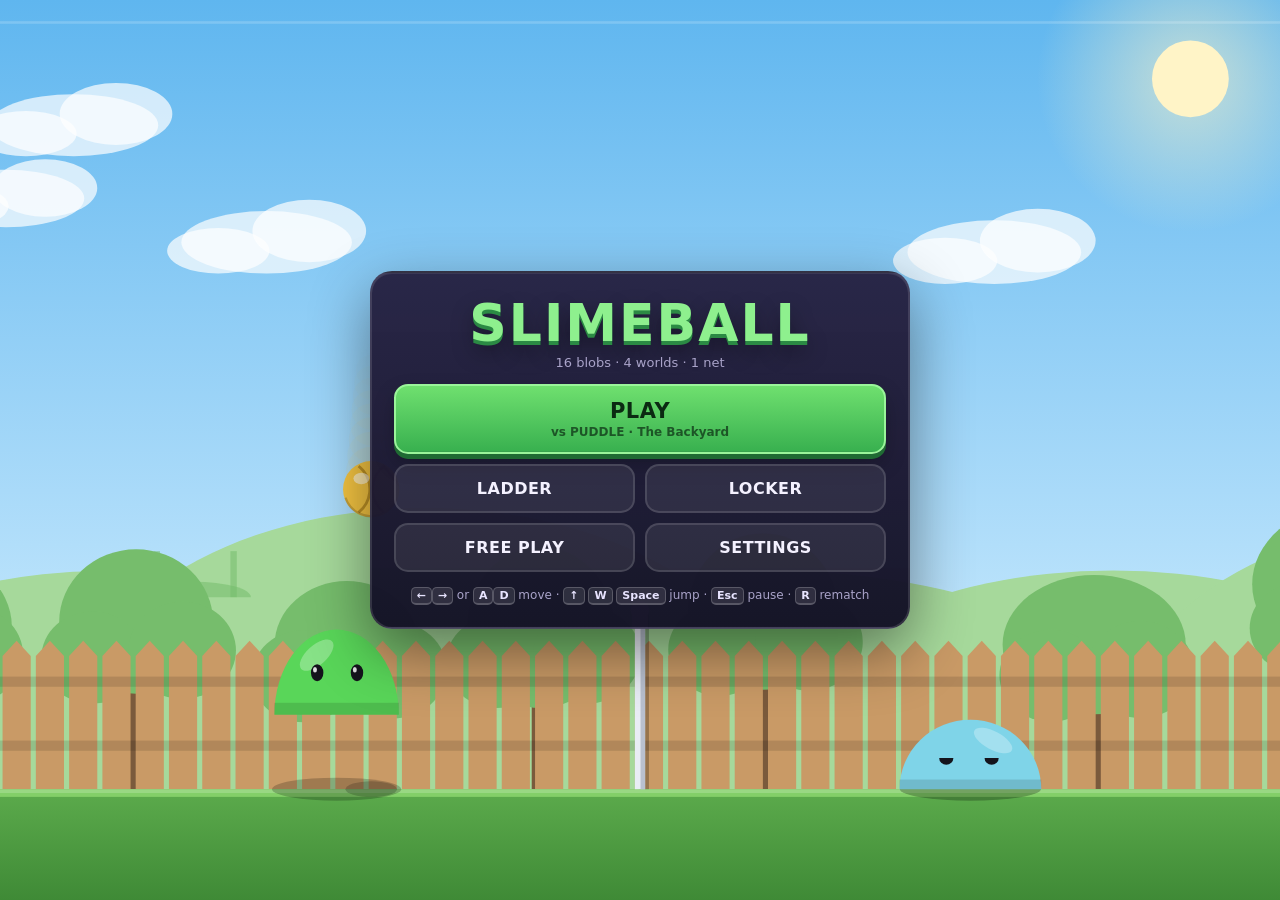
<file: experiments/slimeball/index.html>
<!doctype html>
<html lang="en">
  <head>
    <meta charset="UTF-8" />
    <meta
      name="viewport"
      content="width=device-width, initial-scale=1.0, maximum-scale=1.0, user-scalable=no, viewport-fit=cover"
    />
    <title>SLIMEBALL</title>
    <meta
      name="description"
      content="A feel-first blob volleyball ladder: 16 opponents, 4 worlds, 1 net."
    />
    <meta name="theme-color" content="#141225" />
    <link
      rel="icon"
      href="data:image/svg+xml,%3Csvg xmlns='http://www.w3.org/2000/svg' viewBox='0 0 64 64'%3E%3Ccircle cx='44' cy='16' r='9' fill='%23f5c542'/%3E%3Cpath d='M6 56a26 26 0 0 1 52 0z' fill='%2359d659'/%3E%3Ccircle cx='26' cy='42' r='3.5' fill='%2314141c'/%3E%3Ccircle cx='38' cy='42' r='3.5' fill='%2314141c'/%3E%3C/svg%3E"
    />
    <style>
      html,
      body {
        margin: 0;
        height: 100%;
        overflow: hidden;
        background: #141225;
        overscroll-behavior: none;
      }
      #game {
        display: block;
        width: 100vw;
        height: 100vh;
        height: 100dvh;
        touch-action: none;
        -webkit-user-select: none;
        user-select: none;
        -webkit-tap-highlight-color: transparent;
      }
    </style>
    <script type="module" crossorigin src="./assets/index-zU757w4A.js"></script>
  </head>
  <body>
    <canvas id="game"></canvas>
  </body>
</html>
</file>
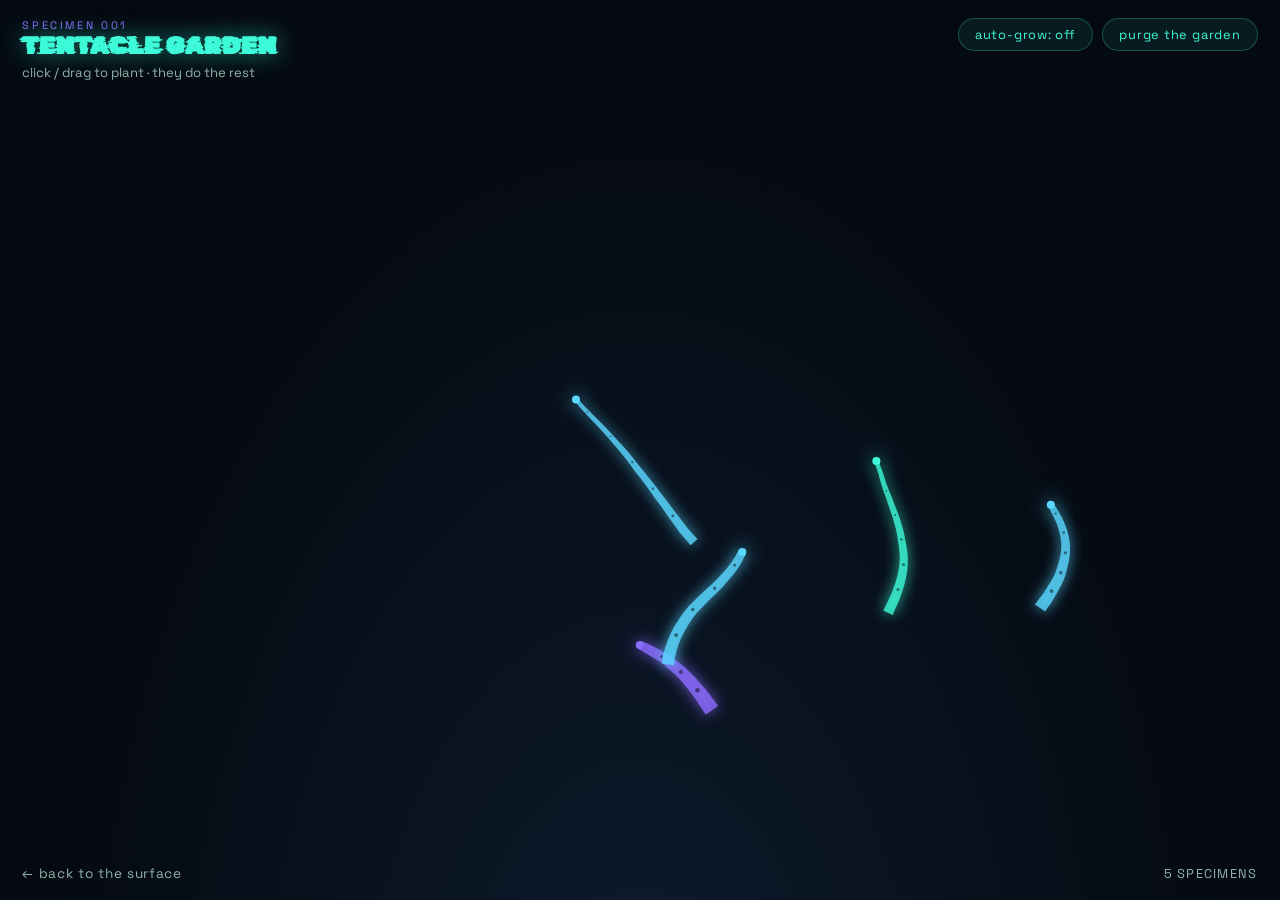
<file: experiments/tentacle-garden/index.html>
<!DOCTYPE html>
<html lang="en">
<head>
  <meta charset="UTF-8">
  <meta name="viewport" content="width=device-width, initial-scale=1.0">
  <title>Tentacle Garden — SQUIDZOMBIE specimen 001</title>
  <meta name="description" content="A generative art toy. Plant glowing tentacles; watch them grow and sway in the current.">
  <link rel="preconnect" href="https://fonts.googleapis.com">
  <link rel="preconnect" href="https://fonts.gstatic.com" crossorigin>
  <link href="https://fonts.googleapis.com/css2?family=Rubik+Glitch&family=Space+Grotesk:wght@400;500;700&display=swap" rel="stylesheet">
  <link rel="icon" href="data:image/svg+xml,<svg xmlns='http://www.w3.org/2000/svg' viewBox='0 0 100 100'><text y='.9em' font-size='90'>🪸</text></svg>">
  <style>
    :root {
      --abyss: #050a12;
      --ink: #dff7ef;
      --ink-dim: #8fb3a9;
      --biolume: #3dfbd8;
      --zombie: #8aff5a;
      --violet: #8a6cff;
    }
    * { margin: 0; padding: 0; box-sizing: border-box; }
    html, body { height: 100%; overflow: hidden; }
    body {
      background: radial-gradient(ellipse at 50% 120%, #0e1c2e 0%, var(--abyss) 65%);
      font-family: "Space Grotesk", system-ui, sans-serif;
      color: var(--ink);
    }
    #garden { position: fixed; inset: 0; cursor: crosshair; touch-action: none; }
    .hud {
      position: fixed;
      top: 0; left: 0; right: 0;
      display: flex;
      justify-content: space-between;
      align-items: flex-start;
      padding: 1.1rem 1.4rem;
      pointer-events: none;
    }
    .hud a, .hud button { pointer-events: auto; }
    .hud-left .tag {
      font-size: 0.68rem;
      letter-spacing: 0.24em;
      color: var(--violet);
    }
    .hud-left h1 {
      font-family: "Rubik Glitch", monospace;
      font-size: 1.5rem;
      color: var(--biolume);
      text-shadow: 0 0 24px rgba(61, 251, 216, 0.5);
      letter-spacing: 0.04em;
    }
    .hud-left .hint {
      color: var(--ink-dim);
      font-size: 0.82rem;
      margin-top: 0.3rem;
    }
    .hud-right { display: flex; gap: 0.6rem; align-items: center; }
    .hud button {
      font-family: inherit;
      font-size: 0.8rem;
      letter-spacing: 0.06em;
      color: var(--biolume);
      background: rgba(61, 251, 216, 0.07);
      border: 1px solid rgba(61, 251, 216, 0.25);
      border-radius: 999px;
      padding: 0.45rem 1rem;
      cursor: pointer;
      transition: border-color 0.2s, background 0.2s;
    }
    .hud button:hover { border-color: var(--biolume); background: rgba(61, 251, 216, 0.14); }
    .hud button.on { color: var(--abyss); background: var(--zombie); border-color: var(--zombie); }
    .back {
      position: fixed;
      bottom: 1.1rem; left: 1.4rem;
      color: var(--ink-dim);
      text-decoration: none;
      font-size: 0.85rem;
      letter-spacing: 0.05em;
    }
    .back:hover { color: var(--biolume); }
    .count {
      position: fixed;
      bottom: 1.1rem; right: 1.4rem;
      color: var(--ink-dim);
      font-size: 0.8rem;
      letter-spacing: 0.1em;
    }
  </style>
</head>
<body>
  <canvas id="garden"></canvas>

  <div class="hud">
    <div class="hud-left">
      <div class="tag">SPECIMEN 001</div>
      <h1>TENTACLE GARDEN</h1>
      <div class="hint">click / drag to plant &middot; they do the rest</div>
    </div>
    <div class="hud-right">
      <button id="auto">auto-grow: off</button>
      <button id="clear">purge the garden</button>
    </div>
  </div>

  <a class="back" href="../../">&larr; back to the surface</a>
  <div class="count"><span id="count">0</span> SPECIMENS</div>

  <script>
    const canvas = document.getElementById("garden");
    const ctx = canvas.getContext("2d");
    const countEl = document.getElementById("count");

    const PALETTE = [
      { body: "61, 251, 216", tip: "#3dfbd8" },   // biolume teal
      { body: "138, 255, 90", tip: "#8aff5a" },   // zombie green
      { body: "138, 108, 255", tip: "#8a6cff" },  // violet
      { body: "90, 216, 255", tip: "#5ad8ff" },   // ice blue
    ];

    const MAX_TENTACLES = 60;
    const tentacles = [];
    let autoGrow = false;
    let autoTimer = 0;

    function resize() {
      canvas.width = window.innerWidth;
      canvas.height = window.innerHeight;
    }
    window.addEventListener("resize", resize);
    resize();

    function makeTentacle(x, y) {
      const segCount = 34 + Math.floor(Math.random() * 30);
      // grow generally upward-ish from the plant point, with personality
      let angle = -Math.PI / 2 + (Math.random() - 0.5) * 1.6;
      let curl = (Math.random() - 0.5) * 0.14;          // persistent curl direction
      const angles = [];
      for (let i = 0; i < segCount; i++) {
        angles.push(angle);
        curl += (Math.random() - 0.5) * 0.05;           // curl drifts
        curl = Math.max(-0.22, Math.min(0.22, curl));
        angle += curl + (Math.random() - 0.5) * 0.12;   // plus jitter
      }
      return {
        x, y, angles,
        grown: 0,                                        // segments visible so far
        growSpeed: 0.55 + Math.random() * 0.5,
        segLen: 5 + Math.random() * 3.5,
        baseWidth: 7 + Math.random() * 8,
        color: PALETTE[Math.floor(Math.random() * PALETTE.length)],
        swayAmp: 0.05 + Math.random() * 0.06,
        swaySpeed: 0.9 + Math.random() * 0.9,
        phase: Math.random() * Math.PI * 2,
        alpha: 1,
        dying: false,
      };
    }

    function plant(x, y) {
      tentacles.push(makeTentacle(x, y));
      // over capacity: oldest living tentacle starts to fade
      const alive = tentacles.filter(t => !t.dying);
      if (alive.length > MAX_TENTACLES) alive[0].dying = true;
    }

    // Compute the centre-line points for a tentacle at time t (seconds).
    function centreLine(t, time) {
      const pts = [{ x: t.x, y: t.y }];
      let px = t.x, py = t.y;
      const n = Math.min(Math.floor(t.grown), t.angles.length);
      for (let i = 0; i < n; i++) {
        // sway grows toward the free end so the base stays planted
        const sway = Math.sin(time * t.swaySpeed + t.phase + i * 0.28)
                   * t.swayAmp * (i / t.angles.length);
        const a = t.angles[i] + sway;
        px += Math.cos(a) * t.segLen;
        py += Math.sin(a) * t.segLen;
        pts.push({ x: px, y: py });
      }
      return pts;
    }

    // Build a tapered polygon around the centre line and fill it.
    function drawTentacle(t, time) {
      const pts = centreLine(t, time);
      if (pts.length < 3) return;

      const left = [], right = [];
      for (let i = 0; i < pts.length; i++) {
        const w = (t.baseWidth * (1 - i / t.angles.length) + 0.6) / 2;
        const prev = pts[Math.max(0, i - 1)];
        const next = pts[Math.min(pts.length - 1, i + 1)];
        const dx = next.x - prev.x, dy = next.y - prev.y;
        const len = Math.hypot(dx, dy) || 1;
        const nx = -dy / len, ny = dx / len;
        left.push({ x: pts[i].x + nx * w, y: pts[i].y + ny * w });
        right.push({ x: pts[i].x - nx * w, y: pts[i].y - ny * w });
      }

      ctx.beginPath();
      ctx.moveTo(left[0].x, left[0].y);
      for (const p of left) ctx.lineTo(p.x, p.y);
      for (let i = right.length - 1; i >= 0; i--) ctx.lineTo(right[i].x, right[i].y);
      ctx.closePath();
      ctx.fillStyle = `rgba(${t.color.body}, ${0.8 * t.alpha})`;
      ctx.shadowColor = `rgba(${t.color.body}, ${0.9 * t.alpha})`;
      ctx.shadowBlur = 14;
      ctx.fill();
      ctx.shadowBlur = 0;

      // suckers along the underside
      ctx.fillStyle = `rgba(5, 10, 18, ${0.5 * t.alpha})`;
      for (let i = 4; i < pts.length - 2; i += 4) {
        const w = t.baseWidth * (1 - i / t.angles.length);
        ctx.beginPath();
        ctx.arc(pts[i].x, pts[i].y, Math.max(0.8, w * 0.18), 0, Math.PI * 2);
        ctx.fill();
      }

      // glowing tip while growing, dimmer once grown
      const tip = pts[pts.length - 1];
      const growing = t.grown < t.angles.length;
      ctx.beginPath();
      ctx.arc(tip.x, tip.y, growing ? 4 : 2.4, 0, Math.PI * 2);
      ctx.fillStyle = t.color.tip;
      ctx.globalAlpha = (growing ? 1 : 0.7) * t.alpha;
      ctx.shadowColor = t.color.tip;
      ctx.shadowBlur = growing ? 22 : 10;
      ctx.fill();
      ctx.globalAlpha = 1;
      ctx.shadowBlur = 0;
    }

    let last = performance.now();
    function frame(now) {
      const dt = Math.min(0.05, (now - last) / 1000);
      last = now;
      const time = now / 1000;

      ctx.clearRect(0, 0, canvas.width, canvas.height);

      for (let i = tentacles.length - 1; i >= 0; i--) {
        const t = tentacles[i];
        if (t.grown < t.angles.length) t.grown += t.growSpeed * dt * 60 * 0.4;
        if (t.dying) {
          t.alpha -= dt * 0.8;
          if (t.alpha <= 0) { tentacles.splice(i, 1); continue; }
        }
        drawTentacle(t, time);
      }

      if (autoGrow) {
        autoTimer -= dt;
        if (autoTimer <= 0) {
          plant(
            canvas.width * (0.05 + Math.random() * 0.9),
            canvas.height * (0.45 + Math.random() * 0.55)
          );
          autoTimer = 0.9 + Math.random() * 1.2;
        }
      }

      countEl.textContent = tentacles.filter(t => !t.dying).length;
      requestAnimationFrame(frame);
    }
    requestAnimationFrame(frame);

    // --- input: click and drag to plant --------------------------------
    let planting = false;
    let lastPlant = { x: -9999, y: -9999 };

    function pointerPlant(x, y) {
      if (Math.hypot(x - lastPlant.x, y - lastPlant.y) < 46) return;
      lastPlant = { x, y };
      plant(x, y);
    }

    canvas.addEventListener("pointerdown", (e) => {
      planting = true;
      lastPlant = { x: -9999, y: -9999 };
      pointerPlant(e.clientX, e.clientY);
    });
    window.addEventListener("pointermove", (e) => {
      if (planting) pointerPlant(e.clientX, e.clientY);
    });
    window.addEventListener("pointerup", () => { planting = false; });

    // --- controls ------------------------------------------------------
    const autoBtn = document.getElementById("auto");
    autoBtn.addEventListener("click", () => {
      autoGrow = !autoGrow;
      autoTimer = 0;
      autoBtn.textContent = `auto-grow: ${autoGrow ? "on" : "off"}`;
      autoBtn.classList.toggle("on", autoGrow);
    });

    document.getElementById("clear").addEventListener("click", () => {
      for (const t of tentacles) t.dying = true;
    });

    // a welcoming committee so the page isn't empty on arrival
    for (let i = 0; i < 5; i++) {
      plant(
        canvas.width * (0.15 + Math.random() * 0.7),
        canvas.height * (0.55 + Math.random() * 0.4)
      );
    }
  </script>
</body>
</html>
</file>
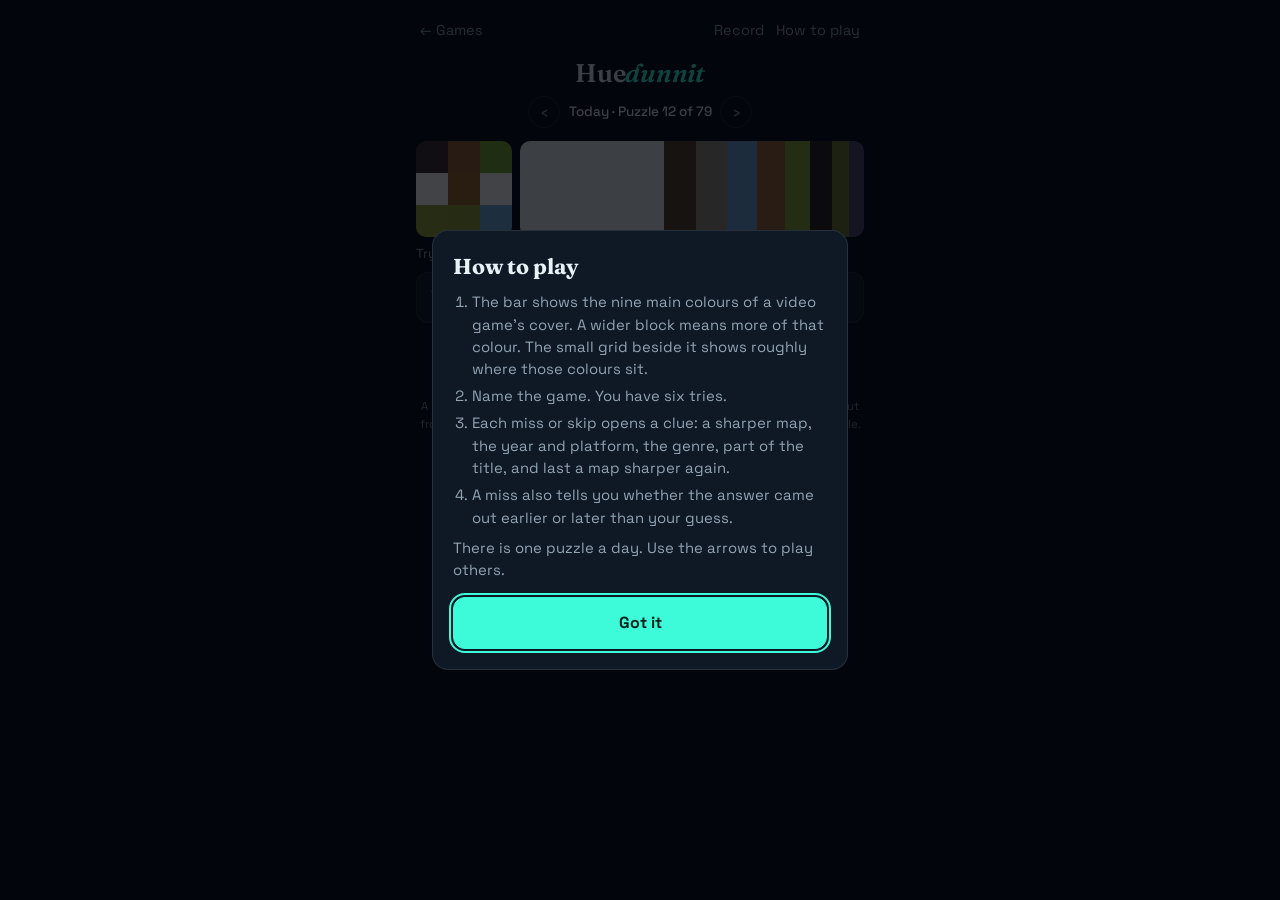
<file: games/huedunnit/index.html>
<!DOCTYPE html>
<html lang="en">
<head>
  <meta charset="UTF-8">
  <meta name="viewport" content="width=device-width, initial-scale=1.0, viewport-fit=cover">
  <title>Huedunnit — name the game from nine colours</title>
  <meta name="description" content="A daily guessing game. You get nine colours taken from a video game's cover and six tries to name the game. A prototype.">
  <meta property="og:title" content="Huedunnit">
  <meta property="og:description" content="Nine colours from a video game's cover. Six tries to name the game.">
  <meta property="og:type" content="website">
  <meta property="og:url" content="https://squidzombie.com/games/huedunnit/">
  <meta name="theme-color" content="#050a12">
  <link rel="preconnect" href="https://fonts.googleapis.com">
  <link rel="preconnect" href="https://fonts.gstatic.com" crossorigin>
  <link href="https://fonts.googleapis.com/css2?family=Fraunces:ital,opsz,wght@0,9..144,400..700;1,9..144,400..700&family=Space+Grotesk:wght@400;500;700&display=swap" rel="stylesheet">
  <link rel="icon" href="../../favicon.svg" type="image/svg+xml">
  <style>
    :root {
      --abyss: #050a12;
      --card: #0c1420;
      --line: rgba(255, 255, 255, 0.1);
      --ink: #e8f1f5;
      --ink-dim: #93a4b3;
      --teal: #3dfbd8;
      --green: #8aff5a;
      --miss: #ff8f7a;
      --radius: 14px;
    }
    * { box-sizing: border-box; margin: 0; }
    html { -webkit-text-size-adjust: 100%; }
    body {
      background: var(--abyss);
      color: var(--ink);
      font-family: "Space Grotesk", system-ui, sans-serif;
      font-size: 16px;
      line-height: 1.5;
      min-height: 100dvh;
    }
    button, input { font: inherit; color: inherit; }
    button { cursor: pointer; }
    :focus-visible { outline: 2px solid var(--teal); outline-offset: 2px; }

    .wrap {
      max-width: 30rem;
      margin: 0 auto;
      padding: 0.75rem 16px calc(2rem + env(safe-area-inset-bottom));
    }

    /* ---- top bar ---- */
    .bar { display: flex; align-items: center; justify-content: space-between; gap: 0.5rem; }
    .bar a, .bar button {
      background: none; border: 0; padding: 0.5rem 0.25rem;
      color: var(--ink-dim); text-decoration: none; font-size: 0.9rem;
    }
    .bar a:hover, .bar button:hover { color: var(--ink); }
    h1 {
      font-family: "Fraunces", Georgia, serif;
      font-weight: 600; font-size: 1.6rem; letter-spacing: -0.01em;
      text-align: center; margin-top: 0.25rem;
    }
    h1 em { font-style: italic; color: var(--teal); }
    .tagline { text-align: center; color: var(--ink-dim); font-size: 0.92rem; }

    .picker {
      display: flex; align-items: center; justify-content: center; gap: 0.25rem;
      margin: 0.25rem 0 0.8rem; font-size: 0.85rem; color: var(--ink-dim);
    }
    .picker button {
      background: none; border: 1px solid var(--line); border-radius: 999px;
      width: 2rem; height: 2rem; line-height: 1; font-size: 1rem;
    }
    .picker button:disabled { opacity: 0.3; cursor: default; }
    .picker b { color: var(--ink); min-width: 9.5rem; text-align: center; font-weight: 500; }

    /* ---- the colours: a small map of the cover beside the bar ---- */
    .board { display: flex; gap: 0.5rem; height: 6rem; scroll-margin-top: 0.5rem; }
    .board.big { height: 11rem; }             /* the last clue: a 12x12 map needs room */
    .typing .board, .typing .board.big { height: 4rem; }          /* leave room for suggestions above a phone keyboard */
    .map {
      display: grid; grid-template-columns: repeat(3, 1fr); flex: none;
      height: 100%; border-radius: 10px; overflow: hidden;
    }
    .row { display: flex; flex: 1; min-width: 0; border-radius: 10px; overflow: hidden; }
    .row button { border: 0; padding: 0; min-width: 0; position: relative; }
    .map div { min-width: 0; min-height: 0; }
    .row button.on::after {
      content: ""; position: absolute; inset: 3px; border-radius: 6px;
      border: 2px solid #fff; box-shadow: 0 0 0 2px #000 inset, 0 0 0 1px #000;
    }
    .status {
      display: flex; justify-content: space-between; gap: 0.75rem;
      margin: 0.45rem 0 0.5rem; font-size: 0.82rem; color: var(--ink-dim);
    }
    .status #readout { color: var(--ink); text-align: right; }
    .facts { display: flex; flex-wrap: wrap; gap: 0.35rem; margin-bottom: 0.6rem; }
    .facts:empty { display: none; }
    .fact {
      border: 1px solid var(--line); border-radius: 999px; padding: 0.2rem 0.65rem;
      font-size: 0.85rem; color: var(--ink);
    }
    .fact.wide { font-family: ui-monospace, "SF Mono", Menlo, monospace; letter-spacing: 0.04em; font-size: 0.8rem; border-radius: 10px; }

    /* ---- guessing ---- */
    .entry { position: relative; }
    .entry-row { display: flex; gap: 0.5rem; }
    .entry input {
      flex: 1; min-width: 0; background: var(--card); border: 1px solid var(--line);
      border-radius: 12px; padding: 0.8rem 0.9rem; font-size: 1rem;
    }
    .entry input::placeholder { color: var(--ink-dim); }
    .btn {
      border: 1px solid var(--line); background: var(--card); border-radius: 12px;
      padding: 0.8rem 1rem; font-weight: 500; white-space: nowrap;
    }
    .btn-go { background: var(--teal); border-color: var(--teal); color: #04221d; font-weight: 700; }
    .btn:disabled { opacity: 0.4; cursor: default; }
    .hint { min-height: 1.4rem; font-size: 0.85rem; color: var(--miss); margin-top: 0.3rem; }
    .list {
      list-style: none; padding: 0.3rem; margin: 0.35rem 0 0; position: absolute; left: 0; right: 0; z-index: 5;
      background: #111c2b; border: 1px solid var(--line); border-radius: 12px;
      box-shadow: 0 18px 40px -12px rgba(0, 0, 0, 0.8);
    }
    .list li { padding: 0.5rem 0.7rem; border-radius: 8px; cursor: pointer; }
    .list li[aria-selected="true"], .list li:hover { background: rgba(61, 251, 216, 0.14); }
    .list small { color: var(--ink-dim); }

    .guesses { list-style: none; padding: 0; margin: 0.4rem 0 0; display: grid; gap: 0.35rem; }
    .guesses li {
      display: flex; gap: 0.6rem; align-items: baseline; justify-content: space-between;
      border: 1px solid var(--line); border-radius: 10px; padding: 0.5rem 0.7rem; font-size: 0.92rem;
    }
    .guesses .name { text-decoration: line-through; text-decoration-color: var(--miss); color: var(--ink-dim); }
    .guesses .name::before { content: "✕"; color: var(--miss); text-decoration: none; display: inline-block; margin-right: 0.45rem; }
    .guesses .skip { text-decoration: none; font-style: italic; }
    .guesses .skip::before { content: "—"; color: var(--ink-dim); }
    .guesses .when { color: var(--ink); font-size: 0.82rem; white-space: nowrap; }

    /* ---- result ---- */
    .result { text-align: center; margin-top: 1rem; }
    .result .verdict { color: var(--ink-dim); font-size: 0.9rem; }
    .result h2 { font-family: "Fraunces", Georgia, serif; font-weight: 600; font-size: 1.6rem; line-height: 1.2; margin: 0.2rem 0; }
    .result .meta { color: var(--ink-dim); font-size: 0.9rem; }
    .result .actions { display: flex; gap: 0.5rem; justify-content: center; margin-top: 0.9rem; flex-wrap: wrap; }

    dialog {
      background: #0f1926; color: var(--ink); border: 1px solid var(--line); border-radius: 16px;
      padding: 1.25rem; width: min(26rem, calc(100vw - 32px)); margin: auto;
    }
    dialog::backdrop { background: rgba(2, 5, 10, 0.75); }
    dialog h2 { font-family: "Fraunces", Georgia, serif; font-size: 1.35rem; margin-bottom: 0.5rem; }
    dialog p, dialog li { color: var(--ink-dim); font-size: 0.93rem; }
    dialog ol { padding-left: 1.2rem; margin: 0.5rem 0; display: grid; gap: 0.3rem; }
    dialog .btn { margin-top: 1rem; width: 100%; }
    .stats { display: grid; grid-template-columns: repeat(3, 1fr); gap: 0.5rem; text-align: center; margin: 0.75rem 0; }
    .stats b { display: block; font-size: 1.6rem; color: var(--ink); font-family: "Fraunces", Georgia, serif; }
    .dist { display: grid; gap: 0.3rem; }
    .dist div { display: grid; grid-template-columns: 1.5rem 1fr; gap: 0.5rem; align-items: center; font-size: 0.85rem; color: var(--ink-dim); }
    .dist span { background: rgba(61, 251, 216, 0.25); border-radius: 4px; padding: 0.1rem 0.4rem; min-width: 1.6rem; color: var(--ink); text-align: right; }

    footer { margin-top: 2.5rem; color: var(--ink-dim); font-size: 0.72rem; opacity: 0.8; text-align: center; line-height: 1.6; }
    [hidden] { display: none !important; }
    @media (max-width: 360px) { .board { height: 5.25rem; } }
  </style>
</head>
<body>
  <div class="wrap">
    <div class="bar">
      <a href="../">← Games</a>
      <span>
        <button type="button" id="open-stats">Record</button>
        <button type="button" id="open-help">How to play</button>
      </span>
    </div>

    <h1>Hue<em>dunnit</em></h1>
    <div class="picker">
      <button type="button" id="prev" aria-label="Previous puzzle">‹</button>
      <b id="which"></b>
      <button type="button" id="next" aria-label="Next puzzle">›</button>
    </div>

    <main>
      <section class="board" id="board" aria-label="The cover's colours">
        <div class="map" id="map" role="img" aria-label="A rough map of where the colours sit on the cover"></div>
        <div class="row" id="row"></div>
      </section>
      <p class="status"><span id="status"></span><span id="readout" aria-live="polite"></span></p>
      <div class="facts" id="facts"></div>

      <div class="entry" id="entry">
        <div class="entry-row">
          <input id="guess" type="text" autocomplete="off" autocapitalize="off" spellcheck="false"
                 placeholder="Type a game…" aria-label="Your guess" role="combobox"
                 aria-expanded="false" aria-controls="list" aria-autocomplete="list">
          <button type="button" class="btn btn-go" id="go">Guess</button>
          <button type="button" class="btn" id="skip">Skip</button>
        </div>
        <ul class="list" id="list" role="listbox" hidden></ul>
        <p class="hint" id="hint" aria-live="polite"></p>
      </div>

      <section class="result" id="result" hidden>
        <p class="verdict" id="verdict"></p>
        <h2 id="answer"></h2>
        <p class="meta" id="answer-meta"></p>
        <div class="actions">
          <button type="button" class="btn" id="share">Share result</button>
          <button type="button" class="btn btn-go" id="another">Next puzzle</button>
        </div>
        <p class="hint" id="share-note" aria-live="polite"></p>
      </section>

      <ul class="guesses" id="guesses" aria-label="Your guesses"></ul>
    </main>

    <footer>
      <p>A prototype. No cover art is shown or stored here, only nine colours worked out from each cover. Game titles belong to their owners; this is an unofficial puzzle. Your record stays in this browser.</p>
    </footer>
  </div>

  <dialog id="help">
    <h2>How to play</h2>
    <ol>
      <li>The bar shows the nine main colours of a video game’s cover. A wider block means more of that colour. The small grid beside it shows roughly where those colours sit.</li>
      <li>Name the game. You have six tries.</li>
      <li>Each miss or skip opens a clue: a sharper map, the year and platform, the genre, part of the title, and last a map sharper again.</li>
      <li>A miss also tells you whether the answer came out earlier or later than your guess.</li>
    </ol>
    <p>There is one puzzle a day. Use the arrows to play others.</p>
    <button type="button" class="btn btn-go" data-close>Got it</button>
  </dialog>

  <dialog id="stats">
    <h2>Your record</h2>
    <div class="stats">
      <div><b id="s-played">0</b>played</div>
      <div><b id="s-solved">0</b>solved</div>
      <div><b id="s-first">0</b>on colours alone</div>
    </div>
    <div class="label">Tries needed</div>
    <div class="dist" id="dist"></div>
    <button type="button" class="btn" data-close>Close</button>
  </dialog>

  <script src="puzzles.js"></script>
  <script>
  (function () {
    "use strict";
    var PUZZLES = window.HUEDUNNIT_PUZZLES || [];
    var MAX = 6;
    var KEY = "huedunnit.v1";
    var START = new Date(2026, 10, 23);          // puzzle 1 is this local date
    var $ = function (id) { return document.getElementById(id); };

    // ---- storage: everything stays in this browser ----
    function load() {
      try { return JSON.parse(localStorage.getItem(KEY)) || {}; } catch (e) { return {}; }
    }
    function save() {
      try { localStorage.setItem(KEY, JSON.stringify(store)); } catch (e) { /* private mode: play on without saving */ }
    }
    var store = load();
    if (!store.games) store.games = {};

    // ---- helpers ----
    function norm(s) {
      return s.normalize("NFD").replace(/[̀-ͯ]/g, "").toLowerCase().replace(/&/g, "and").replace(/[^a-z0-9]+/g, "");
    }
    function el(tag, props, text) {
      var n = document.createElement(tag);
      if (props) for (var k in props) n.setAttribute(k, props[k]);
      if (text != null) n.textContent = text;
      return n;
    }
    function hsl(hex) {
      var r = parseInt(hex.slice(1, 3), 16) / 255, g = parseInt(hex.slice(3, 5), 16) / 255, b = parseInt(hex.slice(5, 7), 16) / 255;
      var mx = Math.max(r, g, b), mn = Math.min(r, g, b), l = (mx + mn) / 2, d = mx - mn, h = 0, s = 0;
      if (d) {
        s = d / (1 - Math.abs(2 * l - 1));
        h = mx === r ? ((g - b) / d) % 6 : mx === g ? (b - r) / d + 2 : (r - g) / d + 4;
        h = (h * 60 + 360) % 360;
      }
      return [h, s, l];
    }
    function colourName(hex) {
      var c = hsl(hex), h = c[0], s = c[1], l = c[2];
      if (l < 0.08) return "Black";
      if (l > 0.93) return "White";
      if (s < 0.12) return l < 0.3 ? "Dark grey" : l < 0.65 ? "Grey" : "Light grey";
      var warm = h >= 15 && h < 50;
      if (warm && l < 0.42) return l < 0.22 ? "Dark brown" : "Brown";
      if (h >= 20 && h < 70 && s < 0.45 && l > 0.6) return "Cream";
      if (warm && s < 0.45) return "Tan";
      var base = h < 15 || h >= 345 ? "red" : h < 42 ? "orange" : h < 68 ? "yellow" : h < 160 ? "green"
        : h < 195 ? "teal" : h < 255 ? "blue" : h < 290 ? "purple" : "pink";
      var tone = l < 0.3 ? "Dark " : l > 0.7 ? "Light " : s < 0.35 ? "Dull " : "";
      var name = tone + base;
      return name.charAt(0).toUpperCase() + name.slice(1);
    }
    function emoji(hex) {
      var c = hsl(hex), h = c[0], s = c[1], l = c[2];
      if (l < 0.14 || (s < 0.15 && l < 0.5)) return "⬛";
      if (l > 0.9 || s < 0.15) return "⬜";
      if (h >= 15 && h < 50 && (l < 0.4 || (l < 0.55 && s < 0.5))) return "🟫";
      return h < 15 || h >= 345 ? "🟥" : h < 45 ? "🟧" : h < 70 ? "🟨" : h < 165 ? "🟩" : h < 260 ? "🟦" : "🟪";
    }
    function shape(title, more) {      // "Red Dead" -> "R__ D___", or with more: "R_d D_a_"
      return title.split(" ").map(function (w) {
        var n = 0;
        return w.replace(/[A-Za-zÀ-ÿ]/g, function (ch) { n++; return n === 1 || (more && n % 2 === 1) ? ch : "_"; });
      }).join("  ");
    }

    // ---- which puzzle ----
    function todayIndex() {
      var now = new Date(), d = new Date(now.getFullYear(), now.getMonth(), now.getDate());
      var days = Math.round((d - START) / 86400000);
      return ((days % PUZZLES.length) + PUZZLES.length) % PUZZLES.length;
    }
    function indexFromHash() {
      var n = parseInt(location.hash.slice(1), 10);
      return n >= 1 && n <= PUZZLES.length ? n - 1 : null;
    }

    var names = [];            // every title a guess can be
    var byNorm = {};           // normalised title or alias -> puzzle index
    PUZZLES.forEach(function (p, i) {
      names.push({ t: p.t, i: i, keys: [p.t].concat(p.a || []).map(norm) });
      [p.t].concat(p.a || []).forEach(function (a) { byNorm[norm(a)] = i; });
    });
    names.sort(function (a, b) { return a.t.localeCompare(b.t); });

    var idx, puzzle, state, picked = -1, shown = [];

    function start(i) {
      idx = i; puzzle = PUZZLES[i];
      state = store.games[puzzle.t] || { g: [], done: false, won: false };
      render();
    }

    // ---- drawing ----
    function render() {
      var misses = state.g.length - (state.won ? 1 : 0);
      var open = state.done ? 5 : misses;            // how many extra clues are showing
      var isToday = idx === todayIndex();
      $("which").textContent = (isToday ? "Today · " : "") + "Puzzle " + (idx + 1) + " of " + PUZZLES.length;
      $("prev").disabled = idx === 0;
      $("next").disabled = idx === PUZZLES.length - 1;

      var row = $("row"); row.textContent = "";
      var floor = 0.045, sum = 0;
      puzzle.c.forEach(function (c) { sum += Math.max(floor, c[1]); });
      puzzle.c.forEach(function (c, k) {
        var b = el("button", { type: "button", "aria-label": colourName(c[0]) + ", " + Math.round(c[1] * 100) + " percent" });
        b.style.background = c[0];
        b.style.flex = (Math.max(floor, c[1]) / sum * 100) + " 0 0";
        b.addEventListener("click", function () { pick(k); });
        row.appendChild(b);
      });

      var map = $("map"); map.textContent = "";
      map.style.aspectRatio = String(Math.min(1.35, Math.max(0.62, puzzle.r || 0.75)));
      // The map starts as 3x3. The first miss opens 6x6, the last clue 12x12.
      var level = open >= 5 ? 2 : open >= 1 ? 1 : 0;
      var side = [3, 6, 12][level];
      map.style.gridTemplateColumns = "repeat(" + side + ", 1fr)";
      (puzzle.m[level].match(/.{6}/g) || []).forEach(function (hex) {
        var d = el("div");
        d.style.background = "#" + hex;
        d.dataset.hex = "#" + hex;
        map.appendChild(d);
      });
      $("board").classList.toggle("big", level === 2);
      pick(picked, true);

      // Text clues: one more after each miss. Only the open ones are shown.
      var clues = [["a sharper map", []], ["the year and platform", [String(puzzle.y), puzzle.p]],
                   ["the genre", [puzzle.g]], ["part of the title", [shape(puzzle.t, true)]], ["the sharpest map", []]];
      var facts = $("facts"); facts.textContent = "";
      clues.forEach(function (c, n) {
        if (n >= open) return;
        c[1].forEach(function (text) { facts.appendChild(el("span", { "class": "fact" + (n === 3 ? " wide" : "") }, text)); });
      });
      $("status").textContent = state.done ? ""
        : "Try " + (state.g.length + 1) + " of " + MAX + (open < clues.length ? " · a miss opens " + clues[open][0] : " · last try");

      var list = $("guesses"); list.textContent = "";
      state.g.slice().reverse().forEach(function (g, n) {
        if (state.won && n === 0) return;
        var li = el("li");
        if (g === "") { li.appendChild(el("span", { "class": "name skip" }, "Skipped")); list.appendChild(li); return; }
        li.appendChild(el("span", { "class": "name" }, g));
        var gy = PUZZLES[byNorm[norm(g)]].y;
        li.appendChild(el("span", { "class": "when" },
          gy === puzzle.y ? "same year ●" : gy > puzzle.y ? "answer is earlier ▼" : "answer is later ▲"));
        list.appendChild(li);
      });

      $("entry").hidden = state.done;
      $("result").hidden = !state.done;
      if (state.done) {
        $("verdict").textContent = state.won
          ? (state.g.length === 1 ? "Solved on the colours alone." : "Solved in " + state.g.length + " of " + MAX + ".")
          : "Out of tries. It was:";
        $("answer").textContent = puzzle.t;
        $("answer-meta").textContent = puzzle.y + " · " + puzzle.g + " · " + puzzle.p;
        $("another").hidden = idx === PUZZLES.length - 1;
        $("share-note").textContent = "";
      } else {
        $("skip").textContent = "Skip";
      }
    }

    function pick(k, quiet) {
      picked = k;
      Array.prototype.forEach.call($("row").children, function (b, n) { b.classList.toggle("on", n === k); });
      var r = $("readout");
      if (k < 0 || !puzzle.c[k]) { r.textContent = ""; return; }
      r.textContent = colourName(puzzle.c[k][0]) + " · " + Math.max(1, Math.round(puzzle.c[k][1] * 100)) + "%";
    }

    // Tapping a square of the map names its colour.
    $("map").addEventListener("click", function (e) {
      var hex = e.target && e.target.dataset && e.target.dataset.hex;
      if (!hex) return;
      pick(-1, true);
      $("readout").textContent = colourName(hex);
    });

    // ---- guessing ----
    function commit(guess) {
      state.g.push(guess);
      var right = guess !== "" && byNorm[norm(guess)] === idx;
      if (right) { state.done = true; state.won = true; }
      else if (state.g.length >= MAX) { state.done = true; }
      store.games[puzzle.t] = state;
      save();
      $("guess").value = ""; closeList(); $("hint").textContent = "";
      render();
      // On a phone, put the keyboard away so the new clue shows at full size.
      // With a mouse and keyboard, stay in the box ready for the next guess.
      if (window.matchMedia && window.matchMedia("(pointer: coarse)").matches) $("guess").blur();
      else if (!state.done) $("guess").focus();
    }
    function submit() {
      var raw = $("guess").value.trim();
      if (!raw) { $("hint").textContent = "Type a game, or skip to open a clue."; return; }
      var i = byNorm[norm(raw)];
      if (i == null && shown.length === 1) i = shown[0].i;
      if (i == null) { $("hint").textContent = "Pick a game from the list."; return; }
      var title = PUZZLES[i].t;
      if (state.g.indexOf(title) !== -1) { $("hint").textContent = "You already tried that one."; return; }
      commit(title);
    }

    function closeList() {
      $("list").hidden = true; $("guess").setAttribute("aria-expanded", "false"); shown = []; sel = -1;
    }
    var sel = -1;
    function suggest() {
      var q = $("guess").value.trim().toLowerCase().split(/\s+/).filter(Boolean).map(norm).filter(Boolean);
      var list = $("list"); list.textContent = "";
      $("hint").textContent = "";
      if (!q.length) { closeList(); return; }
      shown = names.filter(function (n) {
        if (state.g.indexOf(n.t) !== -1) return false;
        return n.keys.some(function (k) { return q.every(function (w) { return k.indexOf(w) !== -1; }); });
      });
      // Titles with a word that starts with what was typed come first.
      var lead = q[0];
      function rank(n) { return n.t.split(/[^A-Za-z0-9À-ÿ]+/).some(function (w) { return norm(w).indexOf(lead) === 0; }) ? 0 : 1; }
      shown = shown.map(function (n, i) { return [rank(n), i, n]; })
        .sort(function (a, b) { return a[0] - b[0] || a[1] - b[1]; })
        .slice(0, 4).map(function (x) { return x[2]; });
      if (!shown.length) { closeList(); $("hint").textContent = "No game in the list matches that."; return; }
      shown.forEach(function (n, k) {
        var li = el("li", { role: "option", id: "opt-" + k, "aria-selected": "false" }, n.t);
        li.addEventListener("mousedown", function (e) { e.preventDefault(); });
        li.addEventListener("click", function () { $("guess").value = n.t; closeList(); submit(); });
        list.appendChild(li);
      });
      sel = -1; list.hidden = false; $("guess").setAttribute("aria-expanded", "true");
    }
    function move(d) {
      if (!shown.length) return;
      sel = (sel + d + shown.length) % shown.length;
      Array.prototype.forEach.call($("list").children, function (li, k) { li.setAttribute("aria-selected", k === sel ? "true" : "false"); });
      $("guess").setAttribute("aria-activedescendant", "opt-" + sel);
    }

    $("guess").addEventListener("input", suggest);
    $("guess").addEventListener("keydown", function (e) {
      if (e.key === "ArrowDown") { e.preventDefault(); move(1); }
      else if (e.key === "ArrowUp") { e.preventDefault(); move(-1); }
      else if (e.key === "Escape") { closeList(); }
      else if (e.key === "Enter") {
        e.preventDefault();
        if (sel >= 0 && shown[sel]) $("guess").value = shown[sel].t;
        submit();
      }
    });
    // Phone keyboards cover the lower half of the screen: bring the colours,
    // the box and its suggestions up above it.
    $("guess").addEventListener("focus", function () {
      document.querySelector("main").classList.add("typing");
      setTimeout(function () { $("board").scrollIntoView({ block: "start", behavior: "smooth" }); }, 250);
    });
    $("guess").addEventListener("blur", function () {
      setTimeout(function () {
        if (document.activeElement === $("guess")) return;
        closeList(); document.querySelector("main").classList.remove("typing");
      }, 150);
    });
    $("go").addEventListener("click", submit);
    $("skip").addEventListener("click", function () { commit(""); });

    // ---- moving between puzzles ----
    function go(i) { picked = -1; history.replaceState(null, "", "#" + (i + 1)); start(i); window.scrollTo(0, 0); }
    $("prev").addEventListener("click", function () { if (idx > 0) go(idx - 1); });
    $("next").addEventListener("click", function () { if (idx < PUZZLES.length - 1) go(idx + 1); });
    $("another").addEventListener("click", function () { if (idx < PUZZLES.length - 1) go(idx + 1); });
    window.addEventListener("hashchange", function () { var i = indexFromHash(); if (i != null && i !== idx) { picked = -1; start(i); } });

    // ---- sharing: the colours, never the answer ----
    $("share").addEventListener("click", function () {
      var marks = state.g.map(function (g, n) { return state.won && n === state.g.length - 1 ? "✓" : "✕"; }).join("");
      var text = "Huedunnit #" + (idx + 1) + "  " + (state.won ? state.g.length : "X") + "/" + MAX + "  " + marks + "\n"
        + puzzle.c.map(function (c) { return emoji(c[0]); }).join("") + "\n"
        + "squidzombie.com/games/huedunnit/#" + (idx + 1);
      var note = $("share-note");
      function copied() { note.style.color = "var(--ink-dim)"; note.textContent = "Copied. Paste it anywhere."; }
      function failed() { note.style.color = ""; note.textContent = "Couldn’t copy. Select this instead: " + text.replace(/\n/g, " "); }
      if (navigator.share && /Mobi|Android/i.test(navigator.userAgent)) {
        navigator.share({ text: text }).catch(function (e) {
          if (e && e.name === "AbortError") return;          // they closed the share sheet
          if (navigator.clipboard && navigator.clipboard.writeText) navigator.clipboard.writeText(text).then(copied, failed);
          else failed();
        });
      } else if (navigator.clipboard && navigator.clipboard.writeText) {
        navigator.clipboard.writeText(text).then(copied, failed);
      } else { failed(); }
    });

    // ---- dialogs ----
    function show(d) { if (d.showModal) d.showModal(); else d.setAttribute("open", ""); }
    Array.prototype.forEach.call(document.querySelectorAll("[data-close]"), function (b) {
      b.addEventListener("click", function () { var d = b.closest("dialog"); if (d.close) d.close(); else d.removeAttribute("open"); });
    });
    $("open-help").addEventListener("click", function () { show($("help")); });
    $("open-stats").addEventListener("click", function () {
      var played = 0, solved = 0, first = 0, dist = [0, 0, 0, 0, 0, 0];
      Object.keys(store.games).forEach(function (t) {
        var g = store.games[t];
        if (!g.done) return;
        played++;
        if (g.won) { solved++; dist[g.g.length - 1]++; if (g.g.length === 1) first++; }
      });
      $("s-played").textContent = played; $("s-solved").textContent = solved; $("s-first").textContent = first;
      var box = $("dist"); box.textContent = "";
      var top = Math.max.apply(null, dist.concat(1));
      dist.forEach(function (n, k) {
        var row = el("div"); row.appendChild(el("b", null, String(k + 1)));
        var bar = el("span", null, String(n)); bar.style.width = Math.max(8, n / top * 100) + "%";
        row.appendChild(bar); box.appendChild(row);
      });
      show($("stats"));
    });

    // ---- go ----
    if (!PUZZLES.length) { document.querySelector("main").textContent = "The puzzles didn’t load. Try refreshing."; return; }
    var first = indexFromHash();
    start(first != null ? first : todayIndex());
    if (!store.seenHelp) { store.seenHelp = true; save(); show($("help")); }
  })();
  </script>
</body>
</html>
</file>
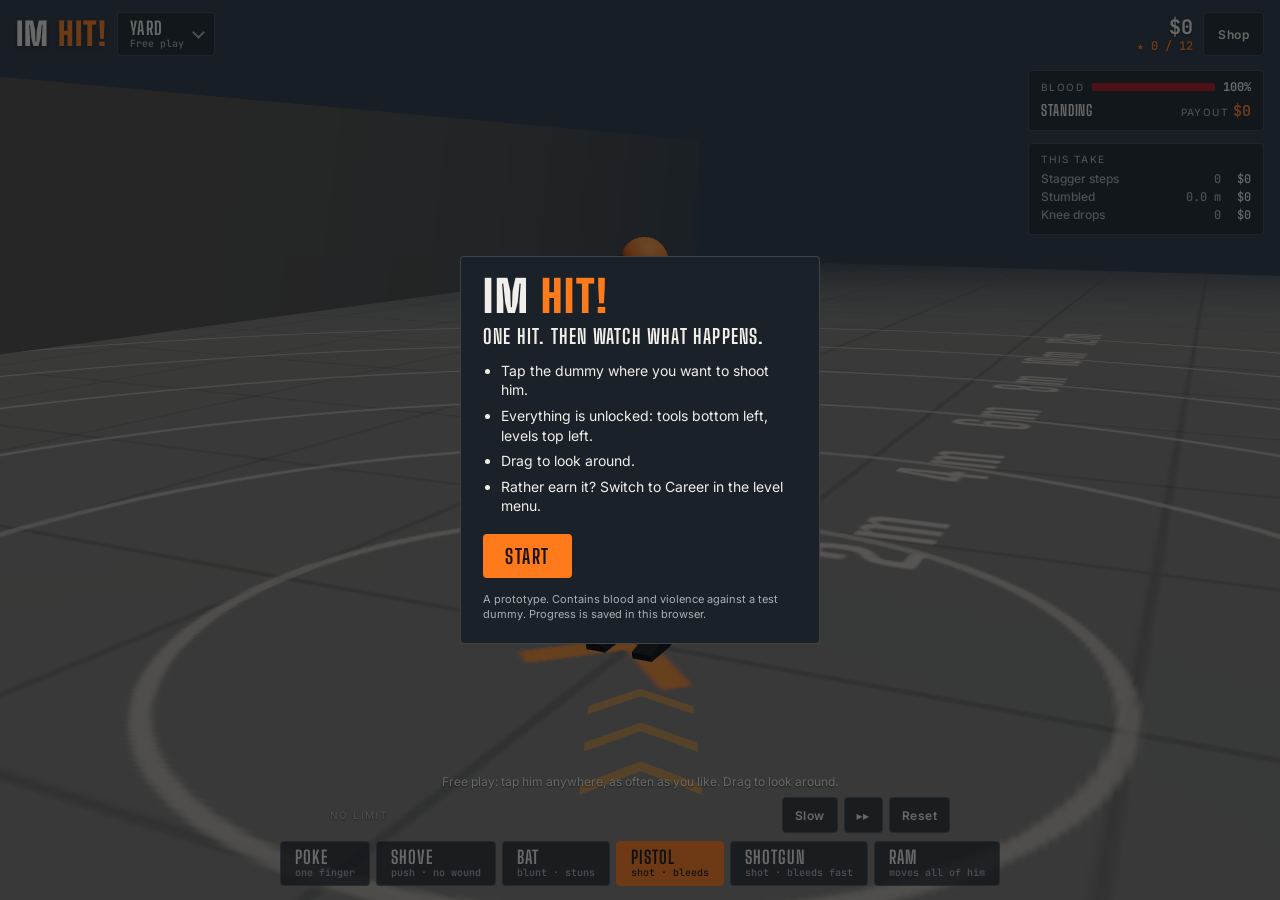
<file: games/imhit/index.html>
<!doctype html>
<html lang="en">
<head>
<meta charset="utf-8">
<meta name="viewport" content="width=device-width, initial-scale=1, viewport-fit=cover">
<meta name="description" content="A physics toy with a career. Hit a test dummy once and get paid for what happens next. A prototype; contains blood.">
<meta name="theme-color" content="#2b3540">
<meta property="og:title" content="IM HIT!">
<meta property="og:description" content="One hit. Then watch what happens. A physics toy with a career.">
<meta property="og:type" content="website">
<link rel="icon" href="../../favicon.svg" type="image/svg+xml">
<link rel="preconnect" href="https://fonts.googleapis.com">
<link rel="preconnect" href="https://fonts.gstatic.com" crossorigin>
<title>IM HIT! — one hit, then watch what happens</title>
<link rel="stylesheet" href="https://fonts.googleapis.com/css2?family=Big+Shoulders+Display:wght@700;900&family=Inter:wght@400;500;600&family=JetBrains+Mono:wght@500;700&display=swap">
<style>
  /* Layout, designed for a phone held upright first: one thin bar across the top (where you are, what you
     have, the shop), his condition in a strip beneath it, and everything you press during a take in a dock
     at the bottom, under your thumb. Rarely used choices (level, mode, sound) live in one sheet behind the
     top-left button. Wider screens get the same pieces with more room and a live payout breakdown. */
  /* Single committed look (a concrete yard at dusk), so every colour is set explicitly. */
  :root {
    color-scheme: dark;
    --sky: #2b3540;          /* fog and backdrop, slate with a blue bias */
    --concrete: #8d949b;
    --ink: #f1efe9;          /* HUD text, warm white */
    --ink-dim: #a9b0b6;
    --panel: rgba(24, 30, 37, 0.78);
    --sheet: #1b2128;        /* opaque surfaces: shop, menu, first-visit card */
    --line: rgba(241, 239, 233, 0.16);
    --hazard: #ff7a1a;       /* safety orange: the dummy and the one accent */
    --hazard-ink: #1b1206;
    --blood: #b3151c;        /* the gauge; game.js sets it, and the colours in the scene, from the edition */
    --font-display: "Big Shoulders Display", "Arial Narrow", Impact, sans-serif;
    --font-body: Inter, system-ui, "Segoe UI", sans-serif;
    --font-data: "JetBrains Mono", ui-monospace, Menlo, monospace;
    --gutter-l: max(16px, env(safe-area-inset-left, 0px));
    --gutter-r: max(16px, env(safe-area-inset-right, 0px));
  }
  html, body { height: 100%; }
  [hidden] { display: none !important; }
  body { margin: 0; background: var(--sky); color: var(--ink); font-family: var(--font-body); overflow: hidden; }
  button { font: inherit; color: inherit; }
  #app { position: relative; height: 100%; overflow: hidden; touch-action: none; user-select: none; -webkit-user-select: none; }
  #view { position: absolute; inset: 0; width: 100%; height: 100%; display: block; cursor: crosshair; }
  .hud { position: absolute; pointer-events: none; }
  .hud > * { pointer-events: auto; }

  /* ---- buttons ---- */
  .util, .tool, .where {
    min-height: 44px; padding: 6px 14px; background: var(--panel); border: 1px solid var(--line); border-radius: 4px;
    cursor: pointer; display: flex; flex-direction: column; justify-content: center; gap: 1px;
  }
  .util { align-items: center; font-size: 12px; font-weight: 600; letter-spacing: 0.04em; }
  .util[aria-pressed="true"], .util.ready { border-color: var(--hazard); color: var(--hazard); }
  .next { min-height: 44px; padding: 8px 22px; background: var(--hazard); color: var(--hazard-ink); border: 0; border-radius: 4px; cursor: pointer; font: 700 20px/1 var(--font-display); letter-spacing: 0.08em; text-transform: uppercase; }
  .util:focus-visible, .tool:focus-visible, .where:focus-visible, .next:focus-visible, .level:focus-visible, .buy:focus-visible { outline: 2px solid var(--ink); outline-offset: 2px; }

  /* ---- top bar ---- */
  .top { top: 12px; left: var(--gutter-l); right: var(--gutter-r); display: flex; align-items: center; gap: 10px; }
  .mark { margin: 0; font: 900 32px/0.9 var(--font-display); letter-spacing: 0.04em; white-space: nowrap; text-shadow: 0 2px 6px rgba(0, 0, 0, 0.45); }
  .mark span { color: var(--hazard); }
  .where { align-items: flex-start; padding: 5px 30px 5px 12px; position: relative; text-align: left; }
  .where::after { content: ""; position: absolute; right: 11px; top: 50%; width: 7px; height: 7px; margin-top: -6px; border-right: 2px solid var(--ink-dim); border-bottom: 2px solid var(--ink-dim); transform: rotate(45deg); }
  .where b { font: 700 18px/1 var(--font-display); letter-spacing: 0.08em; text-transform: uppercase; }
  .where i { font: 500 10px/1.2 var(--font-data); font-style: normal; color: var(--ink-dim); }
  .purse { margin-left: auto; display: flex; flex-direction: column; align-items: flex-end; gap: 3px; text-shadow: 0 1px 3px rgba(0, 0, 0, 0.6); }
  .purse #bank { font: 700 20px/1 var(--font-data); font-variant-numeric: tabular-nums; }
  .stars { font: 700 12px/1 var(--font-data); color: var(--hazard); }

  /* ---- his condition, and what this take is worth so far ---- */
  .side { top: 70px; right: var(--gutter-r); width: 236px; display: flex; flex-direction: column; gap: 6px; }
  .vitals, .take { padding: 10px 12px; background: var(--panel); border: 1px solid var(--line); border-radius: 4px; }
  .vital { display: flex; align-items: center; gap: 8px; }
  .vital small, .take h2, .live span { font: 500 10px/1 var(--font-body); letter-spacing: 0.14em; text-transform: uppercase; color: var(--ink-dim); }
  .vital .track { flex: 1; height: 8px; background: rgba(241, 239, 233, 0.12); border-radius: 2px; overflow: hidden; }
  .vital .fill { height: 100%; width: 100%; background: var(--blood); transition: width 0.12s linear; }
  .vital b { font: 700 12px/1 var(--font-data); font-variant-numeric: tabular-nums; min-width: 4ch; text-align: right; }
  .status { display: flex; align-items: baseline; justify-content: space-between; gap: 10px; margin-top: 7px; }
  .condition { margin: 0; font: 700 15px/1.1 var(--font-display); letter-spacing: 0.06em; text-transform: uppercase; min-width: 0; }
  .live { margin: 0; white-space: nowrap; }
  .live b { margin-left: 4px; font: 700 15px/1 var(--font-data); font-variant-numeric: tabular-nums; color: var(--hazard); }
  .take h2 { margin: 0 0 6px; }
  /* ---- what has been hurt, newest first. Taps pass straight through it. ---- */
  .feed { list-style: none; margin: 0; padding: 0; display: flex; flex-direction: column; gap: 3px; }
  .feed li { display: flex; align-items: baseline; gap: 8px; padding: 5px 9px 5px 8px; background: var(--panel); border-left: 3px solid var(--ink-dim); border-radius: 2px; font: 600 12px/1.2 var(--font-body); color: var(--ink-dim); transition: opacity 0.3s; }
  .feed li.new { animation: feed-in 0.22s ease-out; }
  .feed li.l2 { border-left-color: var(--hazard); color: var(--ink); }
  .feed li.l3 { border-left-color: var(--blood); color: var(--ink); font-weight: 800; letter-spacing: 0.05em; text-transform: uppercase; }
  .feed li.fatal { background: var(--blood); border-left-color: var(--ink); }
  .feed li em { margin-left: auto; padding-left: 8px; font: 700 11px/1 var(--font-data); font-style: normal; color: var(--hazard); }
  .feed li.fatal em { color: var(--ink); }
  .feed li.old.l1 { opacity: 0.5; }   /* old bruises fade back; breaks stay readable */
  .feed li.old.l2 { opacity: 0.85; }
  .feed .more { border-left-color: transparent; background: none; padding: 1px 9px; font-size: 11px; }
  @keyframes feed-in { from { opacity: 0; transform: translateX(14px); } }
  @media (prefers-reduced-motion: reduce) { .feed li.new { animation: none; } }
  .result-injuries { margin: -4px 0 10px; font: 500 12px/1.45 var(--font-body); color: var(--ink-dim); }
  .result-injuries:empty { display: none; }
  .result-injuries b { color: var(--ink); font-weight: 700; }
  .lines { border-collapse: collapse; width: 100%; font: 500 12px/1.5 var(--font-data); font-variant-numeric: tabular-nums; }
  .lines td { padding: 0; }
  .lines td:first-child { font-family: var(--font-body); color: var(--ink-dim); text-align: left; }
  .lines td:nth-child(2) { text-align: right; padding: 0 10px; color: var(--ink-dim); }
  .lines td:last-child { text-align: right; }

  /* ---- the dock: everything pressed during a take ---- */
  .bar { left: var(--gutter-l); right: var(--gutter-r); bottom: 14px; display: flex; flex-direction: column; align-items: center; gap: 8px; }
  .hint { margin: 0; font-size: 12px; color: var(--ink); text-align: center; text-shadow: 0 1px 2px rgba(0, 0, 0, 0.7); }
  .hint b { margin-right: 6px; font: 700 13px/1 var(--font-display); letter-spacing: 0.1em; text-transform: uppercase; color: var(--hazard); }
  .hint span { margin-left: 6px; color: var(--ink-dim); font: 500 11px/1 var(--font-data); }
  .hint small { display: block; margin-top: 3px; font-size: 11px; color: var(--ink-dim); }
  .dock { display: flex; align-items: center; gap: 10px; width: 100%; max-width: 620px; }
  .pips { display: flex; align-items: center; gap: 6px; min-height: 16px; }
  .pip-label { font-size: 10px; letter-spacing: 0.14em; text-transform: uppercase; color: var(--ink-dim); text-shadow: 0 1px 2px rgba(0, 0, 0, 0.6); }
  .pip { width: 13px; height: 13px; border-radius: 50%; border: 2px solid var(--ink); box-sizing: border-box; }
  .pip.on { background: var(--hazard); border-color: var(--hazard); }
  .pips.nudge { animation: nudge 0.25s; }
  @keyframes nudge { 25% { transform: translateX(-5px); } 75% { transform: translateX(5px); } }
  .quick { margin-left: auto; display: flex; gap: 6px; }
  /* the tool picker: one button that opens the list upward (phones; wide screens show the whole row) */
  .picker { position: relative; flex: 1; min-width: 0; }
  .pick { width: 100%; box-sizing: border-box; position: relative; padding-right: 30px; background: var(--hazard); border-color: var(--hazard); color: var(--hazard-ink); }
  .tool.pick i { color: var(--hazard-ink); white-space: nowrap; overflow: hidden; text-overflow: ellipsis; max-width: 100%; }
  .pick::after { content: ""; position: absolute; right: 12px; top: 50%; width: 7px; height: 7px; margin-top: -2px; border-left: 2px solid var(--hazard-ink); border-top: 2px solid var(--hazard-ink); transform: rotate(45deg); }
  .pick.single { padding-right: 14px; cursor: default; }
  .pick.single::after { display: none; }
  .pick-list { position: absolute; left: 0; bottom: calc(100% + 6px); width: min(290px, calc(100vw - 32px)); max-height: 62vh; overflow-y: auto; box-sizing: border-box; display: flex; flex-direction: column; gap: 4px; padding: 6px; background: var(--sheet); border: 1px solid var(--line); border-radius: 4px; z-index: 4; }
  .pick-list .tool { background: transparent; }
  .pick-list .tool[aria-pressed="true"] { background: var(--hazard); }
  /* the countdown to the take being called, where the result card is about to appear */
  .wrap { left: 50%; top: 11vh; transform: translateX(-50%); display: flex; align-items: center; gap: 10px; padding: 7px 12px; background: var(--panel); border: 1px solid var(--line); border-radius: 4px; white-space: nowrap; }
  .wrap span { font: 500 10px/1 var(--font-body); letter-spacing: 0.14em; text-transform: uppercase; color: var(--ink-dim); }
  .wrap i { display: block; width: 110px; height: 5px; background: rgba(241, 239, 233, 0.14); border-radius: 3px; overflow: hidden; }
  .wrap b { display: block; height: 100%; width: 0; background: var(--hazard); }
  .quick .util { min-height: 36px; padding: 4px 12px; }
  .tools { display: flex; flex-wrap: wrap; justify-content: center; gap: 6px; max-width: 100%; }
  .tool { align-items: flex-start; }
  .tool b { font: 700 18px/1 var(--font-display); letter-spacing: 0.06em; text-transform: uppercase; }
  .tool i { font: 500 10px/1.2 var(--font-data); font-style: normal; color: var(--ink-dim); }
  .tool[aria-pressed="true"] { background: var(--hazard); border-color: var(--hazard); color: var(--hazard-ink); }
  .tool[aria-pressed="true"] i { color: var(--hazard-ink); }

  /* ---- end of take: sits in the upper part of the screen so it never covers the body ---- */
  .result { inset: 0; display: flex; align-items: flex-start; justify-content: center; padding: 11vh var(--gutter-r) 0 var(--gutter-l); pointer-events: none; }
  .result-card { pointer-events: auto; text-align: center; padding: 14px 24px 16px; background: var(--panel); border: 1px solid var(--line); border-radius: 4px; }
  .result-card > small { font-size: 11px; letter-spacing: 0.16em; text-transform: uppercase; color: var(--ink-dim); }
  .result-card strong { display: block; margin: 2px 0; font: 900 54px/1 var(--font-display); color: var(--hazard); font-variant-numeric: tabular-nums; }
  .result-card em { display: block; margin-bottom: 10px; font: 500 12px/1.3 var(--font-data); font-style: normal; color: var(--ink-dim); }
  .result-goals { list-style: none; margin: 0 0 12px; padding: 0; display: flex; flex-direction: column; gap: 4px; text-align: left; font-size: 12px; }
  .result-goals:empty { display: none; }
  .result-goals li { display: flex; gap: 8px; align-items: baseline; }
  .result-goals span { width: 1em; color: var(--hazard); font-weight: 700; }
  .result-goals em { margin: 0 0 0 auto; padding-left: 12px; font: 700 12px/1 var(--font-data); color: var(--hazard); }
  .result-goals .save-for, .result-goals .save-for span { color: var(--ink-dim); }
  .result-lines { display: none; margin: 0 0 12px; padding-top: 8px; border-top: 1px solid var(--line); }
  .result-actions { display: flex; flex-wrap: wrap; gap: 8px; justify-content: center; align-items: stretch; }
  #result-go:not([hidden]) + .next { background: var(--panel); color: var(--ink); border: 1px solid var(--line); } /* the new level is the main thing to do */
  #ff { touch-action: none; }

  /* ---- sheets: menu, shop, first visit ---- */
  .sheet { inset: 0; display: flex; background: rgba(12, 15, 19, 0.6); pointer-events: auto; z-index: 5; }
  .menu, .intro { align-items: center; justify-content: center; padding: 16px var(--gutter-r) 16px var(--gutter-l); }
  .intro { z-index: 6; }
  .card { width: 100%; max-width: 360px; max-height: 100%; overflow-y: auto; box-sizing: border-box; padding: 20px 22px; background: var(--sheet); border: 1px solid var(--line); border-radius: 4px; }
  .card h3, .shop-list h3 { margin: 16px 0 6px; font: 500 10px/1 var(--font-body); letter-spacing: 0.14em; text-transform: uppercase; color: var(--ink-dim); }
  .card h3:first-child { margin-top: 0; }
  .levels { display: flex; flex-direction: column; gap: 6px; }
  .modes { display: flex; gap: 6px; }
  #physics { margin-top: 14px; }
  .level { min-height: 44px; padding: 7px 12px; background: transparent; border: 1px solid var(--line); border-radius: 4px; cursor: pointer; text-align: left; display: flex; flex-direction: column; justify-content: center; gap: 2px; }
  .modes .level { flex: 1; }
  .level b { font: 700 18px/1 var(--font-display); letter-spacing: 0.08em; text-transform: uppercase; }
  .level i { font: 400 12px/1.3 var(--font-body); font-style: normal; color: var(--ink-dim); }
  .level[aria-pressed="true"] { background: var(--ink); border-color: var(--ink); color: #171b20; }
  .level[aria-pressed="true"] i { color: #4a5158; }
  .level:disabled { opacity: 0.55; cursor: default; }
  .soundboard { display: flex; flex-wrap: wrap; gap: 4px; }
  .soundboard .util { min-height: 36px; padding: 4px 9px; font: 500 11px/1 var(--font-data); }
  .menu-foot { display: flex; gap: 8px; justify-content: space-between; margin-top: 18px; }
  .intro-card h2 { margin: 0; font: 900 44px/0.9 var(--font-display); letter-spacing: 0.04em; }
  .intro-card h2 span { color: var(--hazard); }
  .intro-card .lede { margin: 8px 0 14px; font: 700 20px/1.1 var(--font-display); letter-spacing: 0.06em; text-transform: uppercase; }
  .intro-card ul { margin: 0 0 18px; padding-left: 18px; display: flex; flex-direction: column; gap: 6px; font-size: 14px; line-height: 1.4; }
  .intro-card small { display: block; margin-top: 14px; font-size: 11px; line-height: 1.4; color: var(--ink-dim); }

  .shop { justify-content: flex-end; }
  .shop-card { width: min(430px, 100%); height: 100%; display: flex; flex-direction: column; background: var(--sheet); border-left: 1px solid var(--line); box-sizing: border-box; }
  .shop-card header, .shop-card footer { display: flex; gap: 8px; align-items: center; justify-content: space-between; padding: 12px max(16px, env(safe-area-inset-right, 0px)) 12px 16px; border-bottom: 1px solid var(--line); }
  .shop-card footer { border-bottom: 0; border-top: 1px solid var(--line); flex-wrap: wrap; }
  .shop-card h2 { margin: 0; font: 900 26px/1 var(--font-display); letter-spacing: 0.06em; text-transform: uppercase; }
  .shop-card header p { margin: 4px 0 0; font: 500 12px/1.2 var(--font-data); color: var(--ink-dim); }
  .shop-list { flex: 1; min-height: 0; overflow-y: auto; padding: 4px max(16px, env(safe-area-inset-right, 0px)) 16px 16px; }
  .shop-list h4 { margin: 10px 0 4px; font: 700 15px/1 var(--font-display); letter-spacing: 0.08em; text-transform: uppercase; }
  .item { display: flex; gap: 12px; align-items: center; justify-content: space-between; padding: 8px 0; border-top: 1px solid var(--line); }
  .item > div { min-width: 0; }
  .item b { font: 700 17px/1 var(--font-display); letter-spacing: 0.05em; text-transform: uppercase; }
  .item p { margin: 3px 0 0; font-size: 12px; line-height: 1.35; color: var(--ink-dim); }
  .item.owned b, .item.owned p { color: var(--ink-dim); }
  .tag { font: 500 11px/1 var(--font-data); color: var(--ink-dim); }
  .buy { flex: none; min-width: 84px; min-height: 40px; padding: 6px 10px; background: var(--hazard); color: var(--hazard-ink); border: 0; border-radius: 4px; cursor: pointer; font: 700 14px/1.1 var(--font-data); }
  .buy small { display: block; font: 500 9px/1.2 var(--font-body); }
  .buy:disabled { background: transparent; color: var(--ink-dim); border: 1px solid var(--line); cursor: default; }
  .goals { list-style: none; margin: 0; padding: 0; font-size: 13px; }
  .goals li { display: flex; gap: 8px; padding: 3px 0; color: var(--ink-dim); }
  .goals li.got { color: var(--ink); }
  .goals span { color: var(--hazard); }
  .goals em { margin-left: auto; font: 500 12px/1.4 var(--font-data); font-style: normal; }

  .callout { position: absolute; left: 0; top: 0; pointer-events: none; white-space: nowrap; font: 900 22px/1 var(--font-display); letter-spacing: 0.06em; text-transform: uppercase; color: var(--ink); text-shadow: 0 2px 0 rgba(0,0,0,0.55), 0 0 12px rgba(0,0,0,0.5); will-change: transform, opacity; }
  .callout.big { font-size: 34px; color: var(--hazard); }
  .fps { left: var(--gutter-l); bottom: 2px; font: 500 9px/1 var(--font-data); color: var(--ink-dim); text-shadow: 0 1px 2px #000; white-space: nowrap; }
  .loading { inset: 0; display: flex; align-items: center; justify-content: center; font: 700 22px/1 var(--font-display); letter-spacing: 0.1em; text-transform: uppercase; color: var(--ink-dim); text-align: center; padding: 0 24px; }

  /* wide screens: the tool's description sits on its button, so the caption line is not needed */
  @media (min-width: 561px) { .picker { display: none; } }

  /* ---- phone ---- */
  @media (max-width: 560px) {
    .top { top: 10px; gap: 8px; }
    .mark { font-size: 22px; }
    .where { min-height: 40px; padding: 4px 26px 4px 10px; }
    .where b { font-size: 16px; }
    .where::after { right: 9px; }
    .purse #bank { font-size: 16px; }
    #shop-open { min-height: 40px; padding: 4px 12px; }
    /* his condition becomes one strip across the screen; the line-by-line payout waits for the end card */
    .side { top: 58px; left: var(--gutter-l); right: var(--gutter-r); width: auto; }
    .vitals { padding: 7px 10px; }
    .vital small { display: none; }
    .status { margin-top: 5px; }
    .condition { font-size: 14px; }
    .take { display: none; }
    .feed { align-self: flex-start; max-width: 70%; }
    .feed li { padding: 4px 8px 4px 7px; font-size: 11px; }
    .result { padding-top: 118px; }
    .result-card { padding: 12px 18px 14px; width: 100%; max-width: 340px; box-sizing: border-box; }
    .result-card strong { font-size: 44px; }
    .result-lines { display: table; }
    /* one row: the tool you are holding (tap it for the others), your actions, and the two switches */
    .bar { gap: 7px; bottom: 12px; }
    .tools { display: none; }
    .dock { gap: 8px; }
    .pick { min-height: 48px; padding-left: 12px; }
    .pip-label:not(.free) { display: none; }
    .quick .util { min-height: 48px; padding: 4px 11px; }
    .wrap { top: 118px; }
  }
  @media (max-width: 350px) { .mark { display: none; } }
</style>
</head>
<body>
<div id="app">
  <canvas id="view" aria-label="Test dummy standing on its mark in the chosen level"></canvas>

  <div class="hud top">
    <h1 class="mark">IM <span>HIT!</span></h1>
    <button class="where" id="where" type="button" aria-haspopup="dialog" aria-label="Change level, mode or sound">
      <b id="where-level">Yard</b><i id="where-mode">Career</i>
    </button>
    <div class="purse"><span id="bank">$0</span><span class="stars" id="stars">★ 0 / 12</span></div>
    <button class="util" id="shop-open" type="button">Shop</button>
  </div>

  <div class="hud side">
    <div class="vitals">
      <div class="vital"><small id="gauge-label">Blood</small><div class="track"><div class="fill" id="blood-fill"></div></div><b id="blood-num">100%</b></div>
      <div class="status">
        <p class="condition" id="condition">Standing</p>
        <p class="live"><span>Payout</span><b id="total">$0</b></p>
      </div>
    </div>
    <ul class="feed" id="feed" aria-label="Injuries this take"></ul>
    <div class="take">
      <h2>This take</h2>
      <table class="lines"><tbody id="lines"></tbody></table>
    </div>
  </div>

  <div class="hud wrap" id="wrap" hidden><span>Calling it</span><i><b id="wrap-fill"></b></i></div>

  <div class="hud result" id="result" hidden>
    <div class="result-card">
      <small id="result-label">Take over</small>
      <strong id="result-total">$0</strong>
      <em id="result-note"></em>
      <p class="result-injuries" id="result-injuries"></p>
      <ul class="result-goals" id="result-goals"></ul>
      <table class="lines result-lines"><tbody id="result-lines"></tbody></table>
      <div class="result-actions">
        <button class="next" id="result-go" type="button" hidden></button>
        <button class="next" id="next" type="button">Next take</button>
        <button class="util" id="result-shop" type="button">Shop</button>
      </div>
    </div>
  </div>

  <div class="hud bar">
    <p class="hint" id="hint"></p>
    <div class="dock">
      <div class="picker">
        <button class="tool pick" id="pick" type="button" aria-haspopup="true" aria-expanded="false" aria-label="Choose a tool"><b id="pick-name">Poke</b><i id="pick-note">one finger</i></button>
        <div class="pick-list" id="pick-list" hidden></div>
      </div>
      <div class="pips" id="pips" aria-live="polite"></div>
      <div class="quick">
        <button class="util" id="slow" type="button" aria-pressed="false">Slow</button>
        <button class="util" id="ff" type="button" aria-pressed="false" aria-label="Hold to fast-forward" title="Hold to fast-forward">▸▸</button>
        <button class="util" id="reset" type="button">Reset</button>
      </div>
    </div>
    <div class="tools" id="tools"></div>
  </div>

  <div class="hud sheet menu" id="menu" hidden>
    <div class="card" role="dialog" aria-label="Level, mode and sound">
      <h3>Level</h3>
      <div class="levels" id="levels" role="group" aria-label="Level"></div>
      <h3>Mode</h3>
      <div class="modes" role="group" aria-label="Mode">
        <button class="level" id="mode-career" type="button" aria-pressed="true"><b>Career</b><i>Limited hits. Earns cash.</i></button>
        <button class="level" id="mode-free" type="button" aria-pressed="false"><b>Free play</b><i>No limit. Banks nothing.</i></button>
      </div>
      <div id="physics" hidden>
        <h3>Physics</h3>
        <div class="modes" role="group" aria-label="Physics">
          <button class="level" id="physics-current" type="button" aria-pressed="true"><b>Current</b><i>His legs really carry him.</i></button>
          <button class="level" id="physics-previous" type="button" aria-pressed="false"><b>Previous</b><i>How it was, to compare.</i></button>
        </div>
      </div>
      <div id="soundboard" hidden>
        <h3>Sounds (testing)</h3>
        <div class="soundboard" id="soundboard-list"></div>
      </div>
      <div class="menu-foot">
        <button class="util" id="sound" type="button" aria-pressed="true">Sound on</button>
        <button class="util" id="menu-close" type="button">Done</button>
      </div>
    </div>
  </div>

  <div class="hud sheet shop" id="shop" hidden>
    <div class="shop-card" role="dialog" aria-label="Shop and goals">
      <header>
        <div><h2>Shop</h2><p id="shop-bank"></p></div>
        <button class="util" id="shop-close" type="button">Close</button>
      </header>
      <div class="shop-list" id="shop-list"></div>
      <footer>
        <button class="util" id="unlock-all" type="button">Unlock everything (testing)</button>
        <button class="util" id="wipe" type="button">Erase progress</button>
      </footer>
    </div>
  </div>

  <div class="hud sheet intro" id="intro" hidden>
    <div class="card intro-card" role="dialog" aria-label="How to play">
      <h2>IM <span>HIT!</span></h2>
      <p class="lede">One hit. Then watch what happens.</p>
      <ul id="intro-list">
        <li>Tap the dummy where you want to hit him.</li>
        <li>You get paid for what follows: every stumble, every fall.</li>
        <li>Spend it in the Shop on better tools and more hits per take.</li>
        <li>Drag to look around.</li>
      </ul>
      <button class="next" id="intro-start" type="button">Start</button>
      <small>A prototype. <span id="intro-note">Contains blood and violence against a test dummy.</span> Progress is saved in this browser.</small>
    </div>
  </div>

  <div class="hud fps" id="fps" hidden></div>

  <div class="hud loading" id="loading">Loading physics…</div>
</div>

<script type="module" src="game.js"></script>
</body>
</html>
</file>
<file: css/style.css>
/* ── squidzombie.com ─────────────────────────────────────────────── */

:root {
  --abyss: #050a12;
  --abyss-2: #0a1220;
  --ink: #dff7ef;
  --ink-dim: #8fb3a9;
  --biolume: #3dfbd8;
  --zombie: #8aff5a;
  --violet: #8a6cff;
  --card: rgba(20, 34, 48, 0.55);
  --card-border: rgba(61, 251, 216, 0.18);
  --ember: #ff8a3d;
  --serif: "Fraunces", Georgia, "Times New Roman", serif;
}

* { margin: 0; padding: 0; box-sizing: border-box; }

html { scroll-behavior: smooth; }

body {
  background: radial-gradient(ellipse at 50% -20%, #0e1c2e 0%, var(--abyss) 60%);
  color: var(--ink);
  font-family: "Space Grotesk", system-ui, -apple-system, sans-serif;
  min-height: 100vh;
  overflow-x: hidden;
}

/* particle canvas sits behind everything */
#abyss {
  position: fixed;
  inset: 0;
  z-index: 0;
  pointer-events: none;
}

.site-header, main, .site-footer {
  position: relative;
  z-index: 1;
}

/* holds the logo <symbol>s; never rendered itself */
.sprite { position: absolute; width: 0; height: 0; overflow: hidden; }

/* ── header ─────────────────────────────────────────────────────── */

.site-header {
  display: flex;
  justify-content: space-between;
  align-items: center;
  padding: 1.25rem 2rem;
  max-width: 1100px;
  margin: 0 auto;
}

.wordmark {
  display: inline-flex;
  align-items: center;
  gap: 0.65rem;
  color: var(--biolume);
  text-decoration: none;
}

.wordmark-mark {
  width: 12px;
  height: 30px;
  fill: currentColor;
  filter: drop-shadow(0 0 8px rgba(61, 251, 216, 0.45));
  transition: transform 0.35s cubic-bezier(0.2, 0.8, 0.2, 1);
}

.wordmark:hover .wordmark-mark { transform: translateY(-3px); }

.wordmark-text {
  font-family: var(--serif);
  font-weight: 600;
  font-size: 1.15rem;
  letter-spacing: 0.16em;
}

.wm-zombie { color: var(--zombie); }

.site-header nav a {
  color: var(--ink-dim);
  text-decoration: none;
  margin-left: 1.5rem;
  font-size: 0.95rem;
  transition: color 0.2s;
}

.site-header nav a:hover { color: var(--biolume); }

/* ── hero ───────────────────────────────────────────────────────── */

.hero {
  text-align: center;
  padding: 3rem 1.5rem 5rem;
  max-width: 800px;
  margin: 0 auto;
}

.title {
  font-family: var(--serif);
  font-weight: 600;
  font-size: clamp(2.6rem, 8vw, 4.75rem);
  line-height: 1.1;
  margin-top: 1.5rem;
  color: var(--biolume);
  text-shadow: 0 0 40px rgba(61, 251, 216, 0.35);
  letter-spacing: 0.08em;
}

.title-zombie {
  color: var(--zombie);
  text-shadow: 0 0 40px rgba(138, 255, 90, 0.35);
}

.tagline {
  color: var(--ink-dim);
  margin-top: 0.75rem;
  font-size: 1.1rem;
  letter-spacing: 0.08em;
}

.cta-row {
  margin-top: 2.25rem;
  display: flex;
  gap: 1rem;
  justify-content: center;
  flex-wrap: wrap;
}

.btn {
  padding: 0.8rem 1.8rem;
  border-radius: 999px;
  text-decoration: none;
  font-weight: 500;
  letter-spacing: 0.04em;
  transition: transform 0.15s, box-shadow 0.15s;
}

.btn:hover { transform: translateY(-2px); }

.btn-primary {
  background: var(--biolume);
  color: var(--abyss);
  box-shadow: 0 0 24px rgba(61, 251, 216, 0.4);
}

.btn-primary:hover { box-shadow: 0 0 36px rgba(61, 251, 216, 0.65); }

.btn-ghost {
  color: var(--biolume);
  border: 1px solid var(--card-border);
  background: rgba(61, 251, 216, 0.05);
}

.btn-ghost:hover { border-color: var(--biolume); }

/* ── sections ───────────────────────────────────────────────────── */

.section {
  max-width: 1000px;
  margin: 0 auto;
  padding: 4rem 2rem;
}

.section h2 {
  font-size: 1.8rem;
  margin-bottom: 0.75rem;
  letter-spacing: 0.02em;
}

.section-num {
  color: var(--violet);
  font-size: 1rem;
  vertical-align: middle;
  margin-right: 0.75rem;
  letter-spacing: 0.2em;
}

.section-blurb {
  color: var(--ink-dim);
  max-width: 60ch;
  line-height: 1.7;
  margin-bottom: 2rem;
}

/* ── experiment cards (the archive) ─────────────────────────────── */

.card-grid {
  display: grid;
  grid-template-columns: repeat(auto-fill, minmax(260px, 1fr));
  gap: 1.25rem;
}

.card {
  display: block;
  background: var(--card);
  border: 1px solid var(--card-border);
  border-radius: 14px;
  padding: 1.5rem;
  text-decoration: none;
  color: var(--ink);
  backdrop-filter: blur(6px);
  transition: transform 0.2s, border-color 0.2s, box-shadow 0.2s;
}

.card:hover {
  transform: translateY(-4px);
  border-color: rgba(61, 251, 216, 0.5);
  box-shadow: 0 8px 32px rgba(61, 251, 216, 0.12);
}

.card-tag {
  font-size: 0.72rem;
  letter-spacing: 0.22em;
  color: var(--violet);
  margin-bottom: 0.6rem;
}

.card h3 { margin-bottom: 0.5rem; font-size: 1.25rem; }

.card p { color: var(--ink-dim); font-size: 0.92rem; line-height: 1.6; }

.card-empty h3 { color: var(--ink-dim); }

/* ── footer ─────────────────────────────────────────────────────── */

.site-footer {
  text-align: center;
  padding: 3rem 1.5rem 2rem;
  color: var(--ink-dim);
  font-size: 0.85rem;
  letter-spacing: 0.04em;
}

.site-footer a {
  color: var(--ink-dim);
  text-underline-offset: 3px;
  text-decoration-color: rgba(143, 179, 169, 0.4);
  transition: color 0.2s;
}

.site-footer a:hover { color: var(--biolume); }

.footer-mark {
  display: block;
  width: 10px;
  height: 25px;
  margin: 0 auto 0.9rem;
  fill: var(--biolume);
  opacity: 0.6;
}

/* ── work page ──────────────────────────────────────────────────── */

.site-header nav a[aria-current="page"] { color: var(--biolume); }

.work-hero { padding-bottom: 1rem; }

.section-blurb a { color: var(--biolume); }

.project {
  background: var(--card);
  border: 1px solid var(--card-border);
  border-radius: 22px;
  padding: 2.25rem;
  backdrop-filter: blur(6px);
  overflow: hidden;
}

/* Several projects can share a section (Shipped holds Sable and FlowTime). */
.project + .project { margin-top: 2.5rem; }
.project[id] { scroll-margin-top: 2rem; }

.project-head {
  display: flex;
  gap: 1.5rem;
  align-items: center;
  flex-wrap: wrap;
}

.app-icon {
  width: 112px;
  height: 112px;
  border-radius: 25px;
  flex-shrink: 0;
  box-shadow: 0 0 32px rgba(61, 251, 216, 0.22);
}

.project-title { font-size: 2rem; margin-bottom: 0.4rem; }

.project-lede { font-size: 1.1rem; line-height: 1.6; max-width: 52ch; }

.project-meta {
  color: var(--ink-dim);
  font-size: 0.85rem;
  margin-top: 0.5rem;
  letter-spacing: 0.04em;
}

.project-label {
  color: var(--violet);
  font-size: 0.75rem;
  font-weight: 500;
  letter-spacing: 0.22em;
  text-transform: uppercase;
  margin: 3rem 0 1.1rem;
}

/* ── screenshot showcase: 3D coverflow + ambient glow ── */

.showcase {
  --w: clamp(176px, 24vw, 244px);
  position: relative;
  margin: 1.5rem -2.25rem 0;
  padding-top: 1.5rem;
}

.showcase-glow {
  position: absolute;
  left: 50%;
  top: 0;
  width: calc(var(--w) * 2.6);
  height: calc(var(--w) * 2.3);
  transform: translateX(-50%);
  pointer-events: none;
}

.showcase-glow img {
  position: absolute;
  inset: 0;
  width: 100%;
  height: 100%;
  object-fit: cover;
  filter: blur(70px) saturate(1.8);
  opacity: 0;
  transition: opacity 0.9s ease;
}

.showcase-glow img.on { opacity: 0.32; }

.showcase-stage {
  position: relative;
  height: calc(var(--w) * 2.172 + 2.5rem);
  perspective: 1300px;
  transform-style: preserve-3d;
  touch-action: pan-y;
  cursor: grab;
  user-select: none;
  -webkit-user-select: none;
  outline: none;
}

.showcase-stage.dragging { cursor: grabbing; }

.showcase-stage:focus-visible .slide.is-active .slide-card {
  outline: 2px solid var(--biolume);
  outline-offset: 6px;
}

.slide {
  position: absolute;
  left: 50%;
  top: 1rem;
  width: var(--w);
  margin: 0 0 0 calc(var(--w) / -2);
  transition:
    transform 0.65s cubic-bezier(0.2, 0.8, 0.2, 1),
    filter 0.65s cubic-bezier(0.2, 0.8, 0.2, 1),
    opacity 0.65s ease;
  will-change: transform, filter;
}

.slide-card {
  position: relative;
  border-radius: calc(var(--w) * 0.13);
  overflow: hidden;
  transform: rotateX(var(--ty, 0deg)) rotateY(var(--tx, 0deg));
  transition: transform 0.5s cubic-bezier(0.2, 0.8, 0.2, 1), box-shadow 0.5s;
  box-shadow:
    0 30px 60px -24px rgba(0, 0, 0, 0.8),
    0 0 0 1px rgba(255, 255, 255, 0.08);
}

.slide-card.tilting { transition: transform 0.12s linear, box-shadow 0.5s; }

.slide-card img {
  display: block;
  width: 100%;
  height: auto;
  pointer-events: none;
  -webkit-user-drag: none;
}

/* glass glare that follows the cursor on the front card */
.slide-card::after {
  content: "";
  position: absolute;
  inset: 0;
  border-radius: inherit;
  background: radial-gradient(
    circle at var(--gx, 30%) var(--gy, 0%),
    rgba(255, 255, 255, 0.28),
    transparent 50%
  );
  opacity: 0;
  transition: opacity 0.4s;
  pointer-events: none;
}

.slide.is-active .slide-card {
  box-shadow:
    0 40px 80px -24px rgba(0, 0, 0, 0.85),
    0 0 0 1px rgba(61, 251, 216, 0.28),
    0 0 60px rgba(61, 251, 216, 0.14);
}

.slide.is-active .slide-card.tilting::after { opacity: 1; }

.showcase-nav {
  position: absolute;
  top: calc(2.5rem + var(--w) * 1.086);
  z-index: 200;
  width: 50px;
  height: 50px;
  display: grid;
  place-items: center;
  border-radius: 50%;
  border: 1px solid rgba(255, 255, 255, 0.14);
  background: rgba(10, 18, 32, 0.45);
  backdrop-filter: blur(14px) saturate(1.5);
  -webkit-backdrop-filter: blur(14px) saturate(1.5);
  color: var(--ink);
  cursor: pointer;
  transform: translateY(-50%);
  transition: background 0.2s, border-color 0.2s, opacity 0.2s, transform 0.2s;
}

.showcase-nav svg {
  width: 22px;
  height: 22px;
  fill: none;
  stroke: currentColor;
  stroke-width: 2;
  stroke-linecap: round;
  stroke-linejoin: round;
}

.showcase-nav:hover:not(:disabled) {
  border-color: var(--biolume);
  background: rgba(61, 251, 216, 0.12);
  transform: translateY(-50%) scale(1.06);
}

.showcase-nav:disabled { opacity: 0.2; cursor: default; }

.showcase-nav.prev { left: 1.25rem; }
.showcase-nav.next { right: 1.25rem; }

.showcase-foot {
  position: relative;
  display: flex;
  align-items: flex-end;
  justify-content: space-between;
  gap: 1rem;
  padding: 0.5rem 2.25rem 0;
}

.showcase-count {
  color: var(--violet);
  font-size: 0.75rem;
  letter-spacing: 0.22em;
  font-variant-numeric: tabular-nums;
}

.showcase-caption {
  margin-top: 0.3rem;
  font-size: 1.05rem;
  font-weight: 500;
}

.showcase-caption.swap { animation: caption-in 0.5s ease; }

@keyframes caption-in {
  from { opacity: 0; transform: translateY(6px); filter: blur(4px); }
  to   { opacity: 1; transform: none; filter: none; }
}

.showcase-dots { display: flex; gap: 0.45rem; padding-bottom: 0.35rem; }

.showcase-dot {
  width: 8px;
  height: 8px;
  padding: 0;
  border: 0;
  border-radius: 99px;
  background: rgba(223, 247, 239, 0.25);
  cursor: pointer;
  transition: width 0.35s cubic-bezier(0.2, 0.8, 0.2, 1), background 0.35s;
}

.showcase-dot[aria-current="true"] {
  width: 28px;
  background: var(--biolume);
  box-shadow: 0 0 12px rgba(61, 251, 216, 0.7);
}

/* ── feature tiles ── */

.feature-grid {
  display: grid;
  grid-template-columns: repeat(3, 1fr);
  gap: 1rem;
}

.feature {
  position: relative;
  padding: 1.4rem 1.3rem 1.3rem;
  border-radius: 16px;
  border: 1px solid rgba(61, 251, 216, 0.1);
  background: linear-gradient(160deg, rgba(61, 251, 216, 0.06), rgba(138, 108, 255, 0.03) 60%, transparent);
  transition: border-color 0.25s, transform 0.25s;
}

.feature:hover { border-color: rgba(61, 251, 216, 0.35); transform: translateY(-3px); }

.feature-icon {
  width: 34px;
  height: 34px;
  padding: 6px;
  margin-bottom: 0.9rem;
  border-radius: 10px;
  background: rgba(61, 251, 216, 0.1);
  fill: none;
  stroke: var(--biolume);
  stroke-width: 1.7;
  stroke-linecap: round;
  stroke-linejoin: round;
  filter: drop-shadow(0 0 6px rgba(61, 251, 216, 0.45));
}

.feature h5 { font-size: 1.02rem; margin-bottom: 0.35rem; }

.feature p { color: var(--ink-dim); font-size: 0.9rem; line-height: 1.55; }

/* ── privacy band ── */

.refusal {
  display: grid;
  grid-template-columns: minmax(220px, 0.8fr) 1.2fr;
  gap: 2rem;
  align-items: center;
  margin-top: 1.75rem;
  padding: 1.75rem 2rem;
  border-radius: 18px;
  background:
    linear-gradient(var(--abyss-2), var(--abyss-2)) padding-box,
    linear-gradient(120deg, rgba(138, 255, 90, 0.6), rgba(61, 251, 216, 0.25), rgba(138, 108, 255, 0.6)) border-box;
  border: 1px solid transparent;
}

.refusal-kicker {
  display: block;
  color: var(--ink-dim);
  font-size: 0.72rem;
  letter-spacing: 0.2em;
  text-transform: uppercase;
}

.refusal-badge strong {
  display: block;
  margin: 0.35rem 0 0.9rem;
  font-size: clamp(1.6rem, 3.4vw, 2.2rem);
  line-height: 1.1;
  color: var(--zombie);
  text-shadow: 0 0 28px rgba(138, 255, 90, 0.45);
}

.refusal-list {
  list-style: none;
  display: grid;
  grid-template-columns: repeat(auto-fit, minmax(190px, 1fr));
  gap: 0.6rem 1.5rem;
}

.refusal-list li {
  display: flex;
  gap: 0.6rem;
  align-items: baseline;
  line-height: 1.45;
}

.refusal-list li::before {
  content: "✕";
  color: var(--violet);
  font-size: 0.8rem;
  font-weight: 700;
}

/* ── how it is built ── */

.built {
  display: grid;
  grid-template-columns: 1fr 1fr;
  gap: 2.5rem;
  align-items: start;
}

.built-story p { color: var(--ink-dim); line-height: 1.75; }

.built-story p + p { margin-top: 1rem; }

.spec { border-top: 1px solid var(--card-border); }

.spec div {
  display: grid;
  grid-template-columns: 6.5rem 1fr;
  gap: 1rem;
  padding: 0.7rem 0;
  border-bottom: 1px solid var(--card-border);
}

.spec dt {
  color: var(--violet);
  font-size: 0.72rem;
  letter-spacing: 0.18em;
  text-transform: uppercase;
  padding-top: 0.2rem;
}

.spec dd { font-size: 0.95rem; line-height: 1.5; }

.project-ctas { justify-content: flex-start; margin-top: 2.5rem; }

@media (max-width: 860px) {
  .feature-grid { grid-template-columns: repeat(2, 1fr); }
  .refusal, .built { grid-template-columns: 1fr; gap: 1.5rem; }
}

@media (max-width: 600px) {
  /* three nav links do not fit beside the wordmark: stack them */
  .site-header { flex-direction: column; gap: 0.6rem; padding: 1rem 1.25rem; }
  .site-header nav a { margin: 0 0.7rem; }
  .project { padding: 1.4rem; }
  .app-icon { width: 88px; height: 88px; border-radius: 20px; }
  .project-title { font-size: 1.6rem; }
  .showcase { --w: 58vw; margin: 1rem -1.4rem 0; }
  .showcase-nav { width: 42px; height: 42px; }
  .showcase-nav.prev { left: 0.5rem; }
  .showcase-nav.next { right: 0.5rem; }
  .showcase-foot { flex-direction: column; align-items: center; text-align: center; padding: 0.5rem 1.4rem 0; }
  .feature-grid { grid-template-columns: 1fr; }
  .refusal { padding: 1.4rem; }
}

@media (prefers-reduced-motion: reduce) {
  .slide, .slide-card, .showcase-glow img, .showcase-dot { transition: none; }
  .showcase-caption.swap { animation: none; }
}

/* ── work page: in-progress project (Squid) ─────────────────────── */
/* Sable wears the site's teal; Squid wears its violet. */

.project-wip {
  background:
    radial-gradient(ellipse at 100% 0%, rgba(138, 108, 255, 0.12), transparent 55%),
    var(--card);
  border-color: rgba(138, 108, 255, 0.25);
}

.project-wip .card-tag { color: var(--violet); }

.wip-mark {
  width: 112px;
  height: 112px;
  flex-shrink: 0;
  display: grid;
  place-items: center;
  border-radius: 25px;
  border: 1px solid rgba(138, 108, 255, 0.35);
  background: radial-gradient(circle at 50% 42%, rgba(138, 108, 255, 0.35), rgba(10, 18, 32, 0.95) 70%);
  box-shadow: 0 0 32px rgba(138, 108, 255, 0.25);
}

/* a slow pulse: something alive, mid-thought */
.wip-mark span {
  width: 34px;
  height: 34px;
  border-radius: 50%;
  background: radial-gradient(circle at 38% 34%, #ffffff, var(--biolume) 42%, #1a7a66);
  animation: wip-breathe 3.4s ease-in-out infinite;
}

@keyframes wip-breathe {
  0%, 100% { transform: scale(0.86); box-shadow: 0 0 12px rgba(61, 251, 216, 0.45); }
  50%      { transform: scale(1);    box-shadow: 0 0 36px rgba(61, 251, 216, 0.9); }
}

.wip-intro {
  display: grid;
  grid-template-columns: 1fr 1.05fr;
  gap: 2rem;
  align-items: start;
  margin-top: 1.75rem;
}

.wip-intro > p { color: var(--ink-dim); font-size: 1.02rem; line-height: 1.8; }

/* ── the illustrated ledger ── */

.ledger {
  margin: 0;
  padding: 0.9rem;
  border-radius: 16px;
  border: 1px solid rgba(138, 108, 255, 0.3);
  background: rgba(5, 10, 18, 0.78);
  box-shadow: inset 0 0 36px rgba(138, 108, 255, 0.08);
  font-family: "JetBrains Mono", ui-monospace, SFMono-Regular, Consolas, monospace;
  font-size: 0.74rem;
}

.ledger-bar {
  display: flex;
  align-items: center;
  gap: 0.5rem;
  margin-bottom: 0.75rem;
  color: var(--ink-dim);
  font-size: 0.64rem;
  letter-spacing: 0.2em;
  text-transform: uppercase;
}

.ledger-live {
  width: 7px;
  height: 7px;
  border-radius: 50%;
  background: var(--zombie);
  box-shadow: 0 0 8px var(--zombie);
  animation: ledger-blink 1.6s ease-in-out infinite;
}

@keyframes ledger-blink { 50% { opacity: 0.25; } }

/* the chain: a rail running behind the entries */
.ledger-list {
  position: relative;
  list-style: none;
}

.ledger-list::before {
  content: "";
  position: absolute;
  left: 1.05rem;
  top: 0;
  bottom: 0;
  width: 2px;
  background: linear-gradient(var(--violet), var(--biolume));
  opacity: 0.55;
}

.ledger-entry {
  position: relative;
  max-height: 6rem;
  margin-top: 0.55rem;
  padding: 0.55rem 0.75rem;
  overflow: hidden;
  border-radius: 10px;
  border: 1px solid rgba(61, 251, 216, 0.12);
  background: #0c1724;
}

.ledger-entry:first-child { margin-top: 0; }

.ledger-meta {
  display: flex;
  gap: 0.75rem;
  color: var(--ink-dim);
  white-space: nowrap;
  overflow: hidden;
}

.ledger-meta b { color: var(--ink); font-weight: 500; }

.ledger-n { color: var(--violet); }

.ledger-fix { color: var(--zombie); }

.ledger-text {
  margin: 0.3rem 0;
  color: var(--ink);
  font-size: 0.78rem;
  white-space: nowrap;
  overflow: hidden;
  text-overflow: ellipsis;
}

.is-private .ledger-text { color: var(--ink-dim); font-style: italic; }

.is-private .ledger-text::before { content: "🔒 "; font-style: normal; }

.ledger-hash {
  display: flex;
  justify-content: space-between;
  gap: 0.5rem;
  color: rgba(143, 179, 169, 0.65);
  font-size: 0.68rem;
}

.ledger-hash b { color: var(--biolume); font-weight: 500; }

.ledger-entry.is-new {
  animation:
    ledger-in 0.7s cubic-bezier(0.2, 0.8, 0.2, 1),
    ledger-glow 1.8s ease;
}

.ledger-entry.is-leaving { animation: ledger-out 0.6s ease forwards; }

@keyframes ledger-in {
  from {
    opacity: 0;
    transform: translateY(14px) scale(0.98);
    max-height: 0;
    margin-top: 0;
    padding-top: 0;
    padding-bottom: 0;
  }
}

@keyframes ledger-glow {
  from {
    border-color: var(--biolume);
    box-shadow: 0 0 18px rgba(61, 251, 216, 0.35);
  }
}

@keyframes ledger-out {
  to {
    opacity: 0;
    transform: translateY(-8px);
    max-height: 0;
    margin-top: 0;
    padding-top: 0;
    padding-bottom: 0;
    border-width: 0;
  }
}

.ledger figcaption {
  margin-top: 0.8rem;
  color: var(--ink-dim);
  font-family: "Space Grotesk", system-ui, sans-serif;
  font-size: 0.74rem;
  line-height: 1.5;
}

/* ── why it's different: lead tile spans the row ── */

.feature-wide { grid-column: 1 / -1; }

.feature-wide p { max-width: 80ch; }

.project-wip .feature {
  border-color: rgba(138, 108, 255, 0.14);
  background: linear-gradient(160deg, rgba(138, 108, 255, 0.08), rgba(61, 251, 216, 0.02) 60%, transparent);
}

.project-wip .feature:hover { border-color: rgba(138, 108, 255, 0.45); }

.project-wip .feature-icon {
  stroke: #b3a2ff;
  background: rgba(138, 108, 255, 0.14);
  filter: drop-shadow(0 0 6px rgba(138, 108, 255, 0.55));
}

/* ── how it's being built ── */

.process {
  display: grid;
  grid-template-columns: 1.6fr 0.9fr;
  gap: 2rem;
  align-items: start;
}

.process-steps {
  list-style: none;
  counter-reset: step;
  display: grid;
  gap: 1.4rem;
}

.process-steps li {
  position: relative;
  padding-left: 3.6rem;
  counter-increment: step;
}

.process-steps li::before {
  content: counter(step, decimal-leading-zero);
  position: absolute;
  left: 0;
  top: -0.35rem;
  font-size: 1.9rem;
  font-weight: 700;
  line-height: 1;
  color: transparent;
  -webkit-text-stroke: 1px var(--violet);
}

.process-steps h5 { font-size: 1.02rem; margin-bottom: 0.35rem; }

.process-steps p { color: var(--ink-dim); font-size: 0.93rem; line-height: 1.65; }

.stat {
  padding: 1.6rem;
  border-radius: 18px;
  border: 1px solid rgba(138, 108, 255, 0.3);
  background:
    radial-gradient(circle at 25% 0%, rgba(138, 108, 255, 0.28), transparent 70%),
    rgba(10, 18, 32, 0.6);
}

.stat-num {
  display: block;
  font-size: clamp(2.6rem, 6vw, 3.6rem);
  font-weight: 700;
  line-height: 1;
  background: linear-gradient(120deg, var(--biolume), var(--violet));
  -webkit-background-clip: text;
  background-clip: text;
  color: transparent;
}

.stat-label {
  display: block;
  margin-top: 0.5rem;
  font-size: 0.75rem;
  letter-spacing: 0.16em;
  text-transform: uppercase;
}

.stat p { margin-top: 0.8rem; color: var(--ink-dim); font-size: 0.88rem; line-height: 1.6; }

/* ── the hard parts ── */

.hard-grid {
  display: grid;
  grid-template-columns: repeat(2, 1fr);
  gap: 1rem;
}

.hard-card {
  position: relative;
  padding: 1.4rem;
  overflow: hidden;
  border-radius: 16px;
  border: 1px solid rgba(138, 108, 255, 0.18);
  background: rgba(10, 18, 32, 0.55);
}

.hard-card::before {
  content: "";
  position: absolute;
  left: 0;
  right: 0;
  top: 0;
  height: 2px;
  background: linear-gradient(90deg, var(--violet), var(--biolume), transparent);
}

.hard-card h5 { font-size: 1.02rem; margin-bottom: 0.45rem; }

.hard-card p { color: var(--ink-dim); font-size: 0.92rem; line-height: 1.65; }

/* ── where it is now: a progress track ── */

.wip-now { max-width: 72ch; margin-bottom: 1.75rem; color: var(--ink-dim); line-height: 1.75; }

.roadmap {
  --done: 9;   /* steps built */
  --steps: 10;
  position: relative;
  list-style: none;
  display: grid;
  grid-template-columns: repeat(var(--steps), 1fr);
}

.roadmap::before,
.roadmap::after {
  content: "";
  position: absolute;
  top: 8px;
  left: calc(100% / var(--steps) / 2);
  height: 2px;
}

.roadmap::before {
  right: calc(100% / var(--steps) / 2);
  background: rgba(143, 179, 169, 0.2);
}

.roadmap::after {
  width: calc(100% / var(--steps) * var(--done));
  background: linear-gradient(90deg, var(--biolume), var(--violet));
  box-shadow: 0 0 10px rgba(61, 251, 216, 0.5);
}

.roadmap li {
  position: relative;
  z-index: 1;
  display: flex;
  flex-direction: column;
  align-items: center;
  gap: 0.5rem;
  padding: 0 0.3rem;
  text-align: center;
}

.roadmap-dot {
  width: 18px;
  height: 18px;
  flex-shrink: 0;
  display: grid;
  place-items: center;
  border-radius: 50%;
  border: 2px solid rgba(143, 179, 169, 0.35);
  background: var(--abyss-2);
}

.roadmap .done .roadmap-dot {
  border-color: var(--biolume);
  background: var(--biolume);
  box-shadow: 0 0 10px rgba(61, 251, 216, 0.6);
}

.roadmap .done .roadmap-dot::after {
  content: "";
  width: 6px;
  height: 3px;
  margin-top: -2px;
  border-left: 2px solid var(--abyss);
  border-bottom: 2px solid var(--abyss);
  transform: rotate(-45deg);
}

.roadmap .now .roadmap-dot {
  border-color: var(--violet);
  background: var(--violet);
  animation: roadmap-pulse 2s ease-out infinite;
}

@keyframes roadmap-pulse {
  0%   { box-shadow: 0 0 0 0 rgba(138, 108, 255, 0.6); }
  100% { box-shadow: 0 0 0 12px rgba(138, 108, 255, 0); }
}

.roadmap-name { font-size: 0.86rem; line-height: 1.35; }

.roadmap li:not(.done):not(.now) .roadmap-name { color: var(--ink-dim); }

.roadmap .now .roadmap-name { font-weight: 700; }

.roadmap-state {
  color: var(--ink-dim);
  font-size: 0.64rem;
  letter-spacing: 0.16em;
  text-transform: uppercase;
}

.roadmap .done .roadmap-state { color: var(--biolume); }

.roadmap .now .roadmap-state { color: #b3a2ff; }

@media (max-width: 860px) {
  .wip-intro, .process { grid-template-columns: 1fr; }
  .hard-grid { grid-template-columns: 1fr; }
  /* lead tile + 9: the last spans the two-column row */
  .feature-grid-wip .feature:last-child { grid-column: 1 / -1; }

  /* the track turns vertical: each step draws its link to the next */
  .roadmap { grid-template-columns: 1fr; }
  .roadmap::before,
  .roadmap::after { display: none; }
  .roadmap li {
    display: grid;
    grid-template-columns: 18px 1fr auto;
    align-items: start;
    gap: 0.9rem;
    padding: 0.5rem 0;
    text-align: left;
  }
  .roadmap li:not(:last-child)::before {
    content: "";
    position: absolute;
    left: 8px;
    top: calc(0.5rem + 9px);
    width: 2px;
    height: 100%;
    background: rgba(143, 179, 169, 0.2);
  }
  .roadmap li.done::before {
    background: linear-gradient(var(--biolume), var(--violet));
    box-shadow: 0 0 8px rgba(61, 251, 216, 0.45);
  }
}

@media (max-width: 600px) {
  .wip-mark { width: 88px; height: 88px; border-radius: 20px; }
  .wip-mark span { width: 28px; height: 28px; }
  .process-steps li { padding-left: 3rem; }
}

@media (prefers-reduced-motion: reduce) {
  .wip-mark span, .ledger-live, .roadmap .now .roadmap-dot { animation: none; }
}

/* ── work page: FlowTime ────────────────────────────────────────── */
/* Sable wears teal, Squid violet; FlowTime wears its own timer orange. */

.project-flow {
  --ember: #ff8a3d;
  --ember-ink: #ffb27a;
  background:
    radial-gradient(ellipse at 100% 0%, rgba(255, 138, 61, 0.11), transparent 55%),
    var(--card);
  border-color: rgba(255, 138, 61, 0.24);
}

.project-flow .card-tag { color: var(--ember-ink); }

.project-flow .app-icon { box-shadow: 0 0 32px rgba(255, 138, 61, 0.24); }

.flow-intro { max-width: 74ch; margin-top: 1.75rem; }

.flow-intro p { color: var(--ink-dim); font-size: 1.02rem; line-height: 1.8; }

.flow-intro p + p { margin-top: 1rem; }

.project-flow .feature {
  border-color: rgba(255, 138, 61, 0.13);
  background: linear-gradient(160deg, rgba(255, 138, 61, 0.07), rgba(61, 251, 216, 0.02) 60%, transparent);
}

.project-flow .feature:hover { border-color: rgba(255, 138, 61, 0.42); }

.project-flow .feature-icon {
  stroke: var(--ember-ink);
  background: rgba(255, 138, 61, 0.13);
  filter: drop-shadow(0 0 6px rgba(255, 138, 61, 0.5));
}

.project-flow .refusal {
  background:
    linear-gradient(var(--abyss-2), var(--abyss-2)) padding-box,
    linear-gradient(120deg, rgba(255, 138, 61, 0.65), rgba(61, 251, 216, 0.25), rgba(138, 108, 255, 0.6)) border-box;
}

.project-flow .refusal-badge strong {
  color: var(--ember-ink);
  text-shadow: 0 0 28px rgba(255, 138, 61, 0.45);
}

.project-flow .slide.is-active .slide-card {
  box-shadow:
    0 40px 80px -24px rgba(0, 0, 0, 0.85),
    0 0 0 1px rgba(255, 138, 61, 0.3),
    0 0 60px rgba(255, 138, 61, 0.12);
}

.project-flow .showcase-stage:focus-visible .slide.is-active .slide-card { outline-color: var(--ember); }

.project-flow .showcase-nav:hover:not(:disabled) {
  border-color: var(--ember);
  background: rgba(255, 138, 61, 0.12);
}

.project-flow .showcase-dot[aria-current="true"] {
  background: var(--ember);
  box-shadow: 0 0 12px rgba(255, 138, 61, 0.7);
}

/* a quiet status line where Sable has its store buttons */
.project-status {
  display: inline-flex;
  align-items: center;
  gap: 0.7rem;
  margin-top: 2.5rem;
  padding: 0.7rem 1.2rem;
  border-radius: 999px;
  border: 1px solid rgba(255, 138, 61, 0.3);
  background: rgba(255, 138, 61, 0.06);
  color: var(--ink-dim);
  font-size: 0.92rem;
  line-height: 1.45;
}

.project-status strong { color: var(--ink); font-weight: 500; }

.status-dot {
  width: 8px;
  height: 8px;
  flex-shrink: 0;
  border-radius: 50%;
  background: var(--ember);
  box-shadow: 0 0 10px rgba(255, 138, 61, 0.8);
}

/* ── wide showcase: landscape desktop windows instead of phones ── */
/* Same coverflow and controls; the cards are wider and shorter, sit
   closer together and turn less. --ratio is height / width. */

.showcase-wide {
  --w: clamp(260px, 62vw, 600px);
  --ratio: 0.635;
  --spread: 0.5;
  --turn: 28;
}

.showcase-wide .showcase-glow {
  width: calc(var(--w) * 1.8);
  height: calc(var(--w) * var(--ratio) * 1.5);
}

.showcase-wide .showcase-stage {
  height: calc(var(--w) * var(--ratio) + 2.5rem);
  perspective: 1700px;
}

.showcase-wide .showcase-glow img.on { opacity: 0.26; }

.showcase-wide .slide-card { border-radius: calc(var(--w) * 0.016); }

.showcase-wide .showcase-nav { top: calc(2.5rem + var(--w) * var(--ratio) / 2); }

@media (max-width: 600px) {
  .showcase-wide { --w: 80vw; --spread: 0.56; }

  /* no room beside a wide card: the arrows sit in a row under the dots */
  .showcase-wide .showcase-foot { padding-bottom: 3.6rem; }
  .showcase-wide .showcase-nav { top: auto; bottom: 0; transform: none; }
  .showcase-wide .showcase-nav:hover:not(:disabled) { transform: scale(1.06); }
  .showcase-wide .showcase-nav.prev { left: calc(50% - 50px); }
  .showcase-wide .showcase-nav.next { right: calc(50% - 50px); }

  .project-status { border-radius: 16px; align-items: flex-start; }
  .project-status .status-dot { margin-top: 0.45rem; }
}

/* ── homepage ───────────────────────────────────────────────────── */
/* A portfolio front door. Each case wears its project's colour from the
   Work page: Sable teal, FlowTime ember, Squid violet. */

.home-hero {
  display: grid;
  grid-template-columns: 1.55fr 0.85fr;
  gap: 2.5rem;
  align-items: center;
  max-width: 1100px;
  margin: 0 auto;
  padding: 3.5rem 2rem 4.5rem;
}

.now-pill {
  display: inline-flex;
  align-items: center;
  gap: 0.6rem;
  padding: 0.45rem 1rem;
  border-radius: 999px;
  border: 1px solid rgba(138, 108, 255, 0.35);
  background: rgba(138, 108, 255, 0.08);
  color: var(--ink-dim);
  font-size: 0.85rem;
  letter-spacing: 0.02em;
  text-decoration: none;
  transition: border-color 0.2s, color 0.2s;
}

.now-pill:hover { border-color: var(--violet); color: var(--ink); }

.now-pill b { color: var(--ink); font-weight: 500; }

.now-dot {
  width: 8px;
  height: 8px;
  flex-shrink: 0;
  border-radius: 50%;
  background: var(--violet);
  animation: roadmap-pulse 2s ease-out infinite;
}

.home-title {
  margin-top: 1.4rem;
  font-family: var(--serif);
  font-weight: 600;
  font-size: clamp(2.4rem, 5.2vw, 3.75rem);
  line-height: 1.06;
  letter-spacing: -0.015em;
}

.home-title em {
  display: block;
  font-style: italic;
  font-weight: 500;
  color: var(--biolume);
  text-shadow: 0 0 36px rgba(61, 251, 216, 0.35);
}

.home-lede {
  margin-top: 1.4rem;
  max-width: 52ch;
  color: var(--ink-dim);
  font-size: 1.12rem;
  line-height: 1.7;
}

.home-hero .cta-row { justify-content: flex-start; }

/* ── the seal ── */

.seal-wrap { justify-self: center; width: min(100%, 380px); }

.seal { display: block; width: 100%; height: auto; overflow: visible; }

.seal-rim { fill: none; stroke: rgba(61, 251, 216, 0.32); stroke-width: 1; }

.seal-ring {
  transform-origin: 150px 150px;
  animation: seal-spin 120s linear infinite;
}

.seal-ring text {
  font-family: var(--serif);
  font-weight: 600;
  font-size: 14.5px;
  fill: var(--ink);
}

.seal-ring .seal-star { fill: var(--zombie); }

.seal-squid {
  fill: var(--biolume);
  animation: seal-bob 6s ease-in-out infinite;
}

@keyframes seal-spin { to { transform: rotate(360deg); } }

@keyframes seal-bob {
  0%, 100% { transform: translateY(0); }
  50%      { transform: translateY(-4px); }
}

/* ── selected work: case cards ── */

.section-blurb a { color: var(--biolume); }

.case {
  --tone: 61, 251, 216;     /* Sable teal */
  --tone-ink: var(--biolume);
  position: relative;
  display: grid;
  grid-template-columns: 1fr 1.05fr;
  gap: 2.5rem;
  align-items: center;
  padding: 2.5rem;
  border-radius: 22px;
  border: 1px solid rgba(var(--tone), 0.2);
  background:
    radial-gradient(ellipse at 100% 0%, rgba(var(--tone), 0.11), transparent 55%),
    var(--card);
  backdrop-filter: blur(6px);
  overflow: hidden;
  transition: border-color 0.3s, box-shadow 0.3s;
}

.case + .case { margin-top: 1.5rem; }

/* let wide children (the ledger's no-wrap lines) shrink instead of
   stretching the grid past the card */
.case > * { min-width: 0; }

.case:hover {
  border-color: rgba(var(--tone), 0.5);
  box-shadow: 0 24px 60px -28px rgba(var(--tone), 0.35);
}

.case-flow { --tone: 255, 138, 61; --tone-ink: #ffb27a; }
.case-squid { --tone: 138, 108, 255; --tone-ink: #b3a2ff; }
.case-imhit { --tone: 255, 122, 26; --tone-ink: #ffa866; }   /* the test dummy's safety orange */
.case-hue { --tone: 61, 251, 216; --tone-ink: #7dfce5; }

.case-flip { grid-template-columns: 1.05fr 1fr; }
.case-flip .case-visual { order: -1; }
.case-flip { background: radial-gradient(ellipse at 0% 0%, rgba(var(--tone), 0.11), transparent 55%), var(--card); }

.case-head { display: flex; align-items: center; gap: 1rem; margin-bottom: 1.2rem; }

.case-icon {
  width: 56px;
  height: 56px;
  flex-shrink: 0;
  border-radius: 13px;
  box-shadow: 0 0 24px rgba(var(--tone), 0.28);
}

.case .card-tag { margin: 0; color: var(--tone-ink); }

.case-squid .wip-mark { border-radius: 13px; }
.case-squid .wip-mark span { width: 18px; height: 18px; }

.case-title { font-size: 2rem; margin-bottom: 0.5rem; }

.case-link { color: inherit; text-decoration: none; }

/* the whole card is the link; real links inside sit above it */
.case-link::after {
  content: "";
  position: absolute;
  inset: 0;
  z-index: 1;
  border-radius: inherit;
}

.case-link:focus-visible { outline: none; }
.case:has(.case-link:focus-visible) { outline: 2px solid rgb(var(--tone)); outline-offset: 4px; }

.case-lede { max-width: 46ch; color: var(--ink-dim); font-size: 1.02rem; line-height: 1.7; }

.case-facts {
  list-style: none;
  display: flex;
  flex-wrap: wrap;
  gap: 0.5rem;
  margin-top: 1.25rem;
}

.case-facts li {
  padding: 0.35rem 0.8rem;
  border-radius: 999px;
  border: 1px solid rgba(var(--tone), 0.24);
  background: rgba(var(--tone), 0.06);
  font-size: 0.8rem;
  letter-spacing: 0.03em;
}

.case-ctas {
  display: flex;
  flex-wrap: wrap;
  align-items: center;
  gap: 0.6rem 1.4rem;
  margin-top: 1.6rem;
}

.case-cta { color: var(--tone-ink); font-weight: 500; letter-spacing: 0.03em; }

.case-cta .arrow { display: inline-block; transition: transform 0.3s; }
.case:hover .case-cta .arrow { transform: translateX(5px); }

.case-ext {
  position: relative;
  z-index: 2;
  color: var(--ink-dim);
  font-size: 0.9rem;
  text-decoration: none;
  border-bottom: 1px solid rgba(143, 179, 169, 0.35);
  transition: color 0.2s, border-color 0.2s;
}

.case-ext:hover { color: var(--ink); border-color: var(--ink); }

.case-note { color: var(--ink-dim); font-size: 0.88rem; }

/* visuals share a soft glow in the project's colour */
.case-visual { position: relative; }

.case-visual::before {
  content: "";
  position: absolute;
  inset: 10% 5%;
  border-radius: 50%;
  background: radial-gradient(closest-side, rgba(var(--tone), 0.2), transparent);
  filter: blur(30px);
  pointer-events: none;
}

.case-visual img {
  position: absolute;
  left: 50%;
  top: 50%;
  height: auto;
  box-shadow:
    0 30px 60px -24px rgba(0, 0, 0, 0.85),
    0 0 0 1px rgba(255, 255, 255, 0.08);
  transition: transform 0.7s cubic-bezier(0.2, 0.8, 0.2, 1), filter 0.7s;
}

/* Sable: three phones, fanned; they open a little more on hover */
.phones { height: 400px; }

.phones img { width: 170px; border-radius: 22px; }

.phones img:nth-child(1) { transform: translate(-50%, -50%) translateX(-100px) rotate(-9deg) scale(0.84); filter: brightness(0.7); }
.phones img:nth-child(2) { transform: translate(-50%, -50%) translateX(100px) rotate(9deg) scale(0.84); filter: brightness(0.7); }
.phones img:nth-child(3) {
  transform: translate(-50%, -50%);
  box-shadow:
    0 40px 80px -24px rgba(0, 0, 0, 0.9),
    0 0 0 1px rgba(61, 251, 216, 0.3),
    0 0 60px rgba(61, 251, 216, 0.16);
}

.case:hover .phones img:nth-child(1) { transform: translate(-50%, -50%) translateX(-122px) rotate(-12deg) scale(0.84); filter: brightness(0.85); }
.case:hover .phones img:nth-child(2) { transform: translate(-50%, -50%) translateX(122px) rotate(12deg) scale(0.84); filter: brightness(0.85); }
.case:hover .phones img:nth-child(3) { transform: translate(-50%, -50%) translateY(-6px); }

/* FlowTime: a day with it, stacked like windows on a desk: the timer in
   front, with the start screen, the time's-up alert and the timesheet behind */
.windows { --step-x: 30px; --step-y: 24px; height: 340px; perspective: 1400px; }

.windows img {
  width: min(340px, 76%);
  border-radius: 7px;
  transform:
    translate(-50%, -50%)
    translate(calc((var(--i) - 1.5) * var(--step-x)), calc((var(--i) - 1.5) * var(--step-y)))
    rotateY(10deg);
  filter: brightness(calc(0.5 + var(--i) * 0.17));
}

.windows img:last-child {
  box-shadow:
    0 40px 80px -24px rgba(0, 0, 0, 0.9),
    0 0 0 1px rgba(255, 138, 61, 0.35),
    0 0 60px rgba(255, 138, 61, 0.14);
}

.case:hover .windows { --step-x: 36px; --step-y: 28px; }
.case:hover .windows img { filter: brightness(calc(0.62 + var(--i) * 0.13)); }

/* Huedunnit: three palette bars, fanned like paint cards */
.swatches { height: 300px; display: grid; place-content: center; gap: 14px; }

.swatch-bar {
  position: relative;
  display: flex;
  width: min(340px, 72vw);
  height: 62px;
  border-radius: 10px;
  overflow: hidden;
  box-shadow: 0 24px 50px -22px rgba(0, 0, 0, 0.9), 0 0 0 1px rgba(255, 255, 255, 0.08);
  transition: transform 0.7s cubic-bezier(0.2, 0.8, 0.2, 1);
}

.swatch-bar:nth-child(1) { transform: rotate(-4deg) translateX(-10px); }
.swatch-bar:nth-child(3) { transform: rotate(3deg) translateX(12px); }
.case:hover .swatch-bar { transform: none; }

/* Squid: the live ledger from the Work page (positioned so it paints
   above the visual's glow) */
.case-squid .ledger { position: relative; }

.case-progress { margin-top: 1.25rem; }

.case-progress p { margin-top: 0.6rem; color: var(--ink-dim); font-size: 0.88rem; }

.case-progress b { color: var(--ink); font-weight: 500; }

.mini-road {
  list-style: none;
  display: grid;
  grid-template-columns: repeat(10, 1fr);
  gap: 4px;
  max-width: 300px;
}

.mini-road li { height: 6px; border-radius: 3px; background: rgba(143, 179, 169, 0.2); }

.mini-road .done {
  background: linear-gradient(90deg, var(--biolume), var(--violet));
  box-shadow: 0 0 8px rgba(61, 251, 216, 0.35);
}

.mini-road .now { background: var(--violet); animation: ledger-blink 1.8s ease-in-out infinite; }

/* ── how I build ── */

.tenets {
  display: grid;
  grid-template-columns: repeat(3, 1fr);
  gap: 1rem;
}

.tenet {
  --tone: 61, 251, 216;
  padding: 1.6rem 1.5rem 1.5rem;
  border-radius: 18px;
  border: 1px solid rgba(var(--tone), 0.14);
  background: linear-gradient(160deg, rgba(var(--tone), 0.07), rgba(138, 108, 255, 0.02) 60%, transparent);
  transition: border-color 0.25s, transform 0.25s;
}

.tenet:nth-child(2) { --tone: 255, 138, 61; }
.tenet:nth-child(3) { --tone: 138, 108, 255; }

.tenet:hover { border-color: rgba(var(--tone), 0.42); transform: translateY(-3px); }

.tenet-num {
  display: block;
  margin-bottom: 0.9rem;
  font-family: var(--serif);
  font-style: italic;
  font-weight: 500;
  font-size: 2.4rem;
  line-height: 1;
  color: transparent;
  -webkit-text-stroke: 1px rgb(var(--tone));
}

.tenet h3 { font-size: 1.08rem; margin-bottom: 0.45rem; }

.tenet p { color: var(--ink-dim); font-size: 0.92rem; line-height: 1.65; }

/* ── about ── */

.about {
  display: grid;
  grid-template-columns: 1.15fr 1fr;
  gap: 3rem;
  align-items: start;
  margin-top: 1.25rem;
}

.about-text p { color: var(--ink-dim); font-size: 1rem; line-height: 1.8; }

.about-text p + p { margin-top: 1rem; }

.about-text .about-lead {
  font-family: var(--serif);
  font-size: 1.55rem;
  line-height: 1.4;
  color: var(--ink);
}

.about .spec dt { padding-top: 0.15rem; }

.about .spec a { color: var(--biolume); text-decoration: none; }

.about .spec a:hover { text-decoration: underline; text-underline-offset: 3px; }

@media (max-width: 860px) {
  .home-hero { grid-template-columns: 1fr; gap: 1.5rem; padding-top: 1.5rem; }
  .seal-wrap { order: -1; width: min(54vw, 230px); }

  .case, .case-flip { grid-template-columns: 1fr; gap: 1.75rem; padding: 2rem; }
  .case-flip .case-visual { order: 0; }

  .tenets, .about { grid-template-columns: 1fr; }
  .about { gap: 1.75rem; }
}

@media (max-width: 600px) {
  .home-hero { padding: 1rem 1.25rem 3rem; }
  .home-lede { font-size: 1.02rem; }
  .section { padding: 3rem 1.25rem; }

  .case, .case-flip { padding: 1.4rem; }
  .case-title { font-size: 1.7rem; }

  .phones { height: 320px; }
  .phones img { width: 136px; border-radius: 18px; }
  .phones img:nth-child(1),
  .case:hover .phones img:nth-child(1) { transform: translate(-50%, -50%) translateX(-78px) rotate(-9deg) scale(0.84); }
  .phones img:nth-child(2),
  .case:hover .phones img:nth-child(2) { transform: translate(-50%, -50%) translateX(78px) rotate(9deg) scale(0.84); }

  .windows, .case:hover .windows { --step-x: 18px; --step-y: 16px; height: 230px; }

  .about-text .about-lead { font-size: 1.3rem; }
}

@media (prefers-reduced-motion: reduce) {
  .seal-ring, .seal-squid, .now-dot, .mini-road .now { animation: none; }
  .case-visual img, .swatch-bar, .case-cta .arrow, .tenet { transition: none; }
}
</file>
